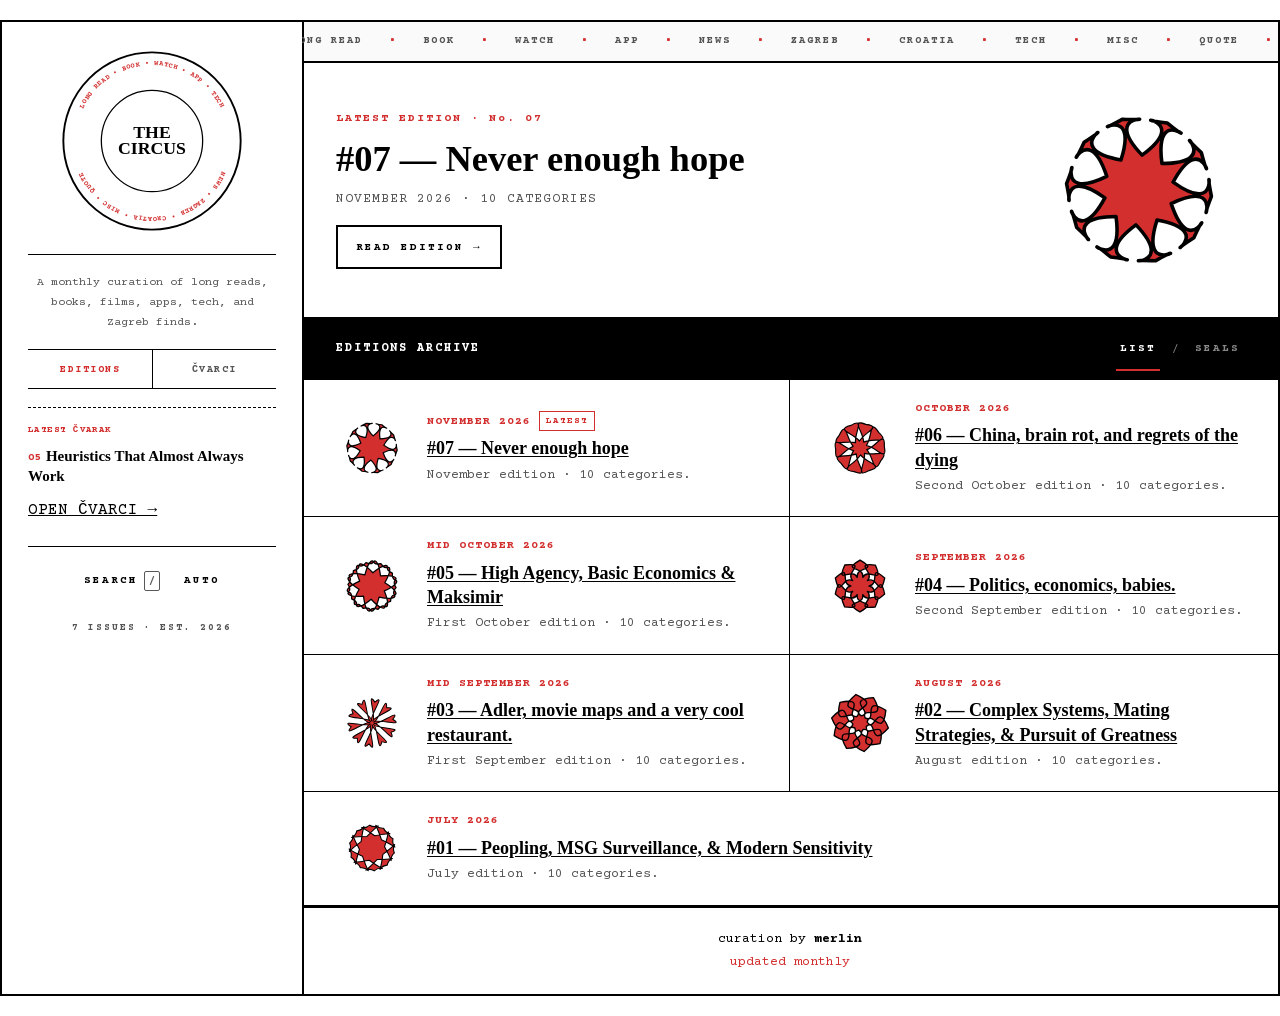
<file: index.html>
<!DOCTYPE html>
<html lang="en">
<head>
    <meta charset="UTF-8">
    <meta name="viewport" content="width=device-width, initial-scale=1.0">
    <script>
        (function () {
            var d = document.documentElement;
            d.classList.add('js');
            var mode = 'system';
            try { mode = localStorage.getItem('circus-theme') || 'system'; } catch (e) {}
            var dark = mode === 'dark' ||
                (mode === 'system' && window.matchMedia && window.matchMedia('(prefers-color-scheme: dark)').matches);
            d.setAttribute('data-theme', dark ? 'dark' : 'light');
            d.setAttribute('data-theme-mode', mode);
            window.setTimeout(function () {
                if (!d.hasAttribute('data-js-ready')) { d.classList.remove('js'); }
            }, 2000);
        })();
    </script>
    <meta name="color-scheme" content="light dark">
    <meta name="theme-color" content="#ffffff" media="(prefers-color-scheme: light)">
    <meta name="theme-color" content="#0e0e0e" media="(prefers-color-scheme: dark)">
    <title>THE CIRCUS — editions archive</title>
    <meta name="description" content="The Circus is a monthly curation of long reads, books, films, apps, tech, and Zagreb finds — intentional picks in a sea of noise.">
    <link rel="icon" type="image/svg+xml" href="assets/favicon.svg">
    <link rel="stylesheet" href="assets/styles.css?v=20261118f">
    <script src="assets/site.js?v=20261118b" defer></script>

    <meta property="og:type" content="website">
    <meta property="og:site_name" content="The Circus">
    <meta property="og:title" content="The Circus — editions archive">
    <meta property="og:description" content="A monthly curation of long reads, books, films, apps, tech, and Zagreb finds. Intentional picks in a sea of noise.">
    <meta name="twitter:card" content="summary">
    <meta name="twitter:title" content="The Circus — editions archive">
    <meta name="twitter:description" content="A monthly curation of long reads, books, films, apps, tech, and Zagreb finds. Intentional picks in a sea of noise.">
</head>
<body>

    <a class="skip-link" href="#main">Skip to content</a>

    <svg class="seal-sprite" aria-hidden="true" focusable="false" xmlns="http://www.w3.org/2000/svg">
    <symbol id="seal-november-1" viewBox="0 0 1000 1000"><g transform="translate(500 500) scale(1.22) translate(-500 -500)"><g transform="translate(500, 500) rotate(77)"><g transform="scale(1.28)"><g transform="rotate(0) scale(1)"><path d="M 245 0 C 200 155, 301.1156678574917 -75.65285566808916, 112.22466892282812 36.464005336243794 C 199.14005971375906 238.19579470931149, 252.91011298032285 -7.8405836696222195, 198.20916362186213 144.00738681165592 C 70.69668476965617 242.95468458661148, 288.07532542478674 115.7869028923531, 69.35865977051184 95.4640053362438 C 21.099717281054097 309.7560361488692, 209.2171589007383 142.31366913091384, 75.70916362186213 233.0088464923126 C -85.61036115075929 238.10893738714756, 165.00000000000003 263, 7.225416114969383e-15 118 C -164.99999999999997 263, 85.61036115075935 238.10893738714756, -75.7091636218621 233.00884649231264 C -209.2171589007383 142.3136691309139, -21.099717281054097 309.7560361488692, -69.35865977051182 95.4640053362438 C -288.07532542478674 115.78690289235311, -70.69668476965613 242.95468458661148, -198.2091636218621 144.00738681165595 C -252.91011298032282 -7.840583669622191, -199.14005971375906 238.1957947093115, -112.22466892282812 36.46400533624381 C -301.1156678574917 -75.65285566808913, -199.99999999999997 155.00000000000003, -245 3.0003846579110155e-14 C -200.00000000000003 -154.99999999999997, -301.1156678574917 75.65285566808922, -112.22466892282813 -36.46400533624378 C -199.14005971375911 -238.19579470931149, -252.91011298032282 7.840583669622248, -198.20916362186213 -144.0073868116559 C -70.69668476965619 -242.95468458661145, -288.0753254247868 -115.78690289235308, -69.35865977051185 -95.46400533624379 C -21.099717281054154 -309.75603614886927, -209.2171589007383 -142.31366913091384, -75.70916362186215 -233.0088464923126 C 85.61036115075927 -238.10893738714756, -165.00000000000006 -262.99999999999994, -2.167624834490815e-14 -118 C 164.99999999999994 -263.00000000000006, -85.61036115075936 -238.10893738714753, 75.70916362186207 -233.00884649231264 C 209.21715890073827 -142.31366913091392, 21.099717281054012 -309.75603614886927, 69.3586597705118 -95.46400533624382 C 288.0753254247867 -115.78690289235318, 70.69668476965612 -242.9546845866115, 198.2091636218621 -144.00738681165598 C 252.91011298032285 7.840583669622163, 199.140059713759 -238.19579470931154, 112.22466892282812 -36.46400533624382 C 301.11566785749176 75.65285566808909, 199.99999999999997 -155.00000000000006, 245 -6.000769315822031e-14 Z"/></g></g></g></g></symbol>
    <symbol id="seal-october-2" viewBox="0 0 1000 1000"><g transform="translate(500 500) scale(1.15946) translate(-500 -500)"><g transform="translate(500, 500) rotate(140)"><g transform="scale(1.3)"><g transform="rotate(0) scale(1)"><path d="M 245 0 C 265 -170, 170.7100622697214 -7.620671877717633, 66.57395614066074 21.631189606246316 C 133.62802294472772 106.50611007770078, 114.46601061964064 293.2959809012465, 198.20916362186213 144.00738681165592 C 314.3129963990815 18.230202813764294, 142.58666002929255 94.1756039624432, 41.14496766047312 56.63118960624632 C 45.50462070429886 164.70983423753998, -79.79010426081501 304.56286586195677, 75.70916362186213 233.0088464923126 C 243.56911127953717 199.4970877744746, 60.00000000000001 160, 4.2862637970157365e-15 70 C -59.99999999999999 160, -243.56911127953717 199.49708777447466, -75.7091636218621 233.00884649231264 C 79.79010426081507 304.56286586195677, -45.50462070429883 164.70983423753998, -41.144967660473114 56.63118960624632 C -142.58666002929255 94.1756039624432, -314.3129963990815 18.23020281376435, -198.2091636218621 144.00738681165595 C -114.4660106196406 293.2959809012465, -133.62802294472772 106.50611007770081, -66.57395614066074 21.631189606246327 C -170.7100622697214 -7.620671877717605, -265 -169.99999999999997, -245 3.0003846579110155e-14 C -265 170.00000000000003, -170.71006226972142 7.620671877717655, -66.57395614066075 -21.63118960624631 C -133.62802294472775 -106.50611007770078, -114.46601061964066 -293.2959809012464, -198.20916362186213 -144.0073868116559 C -314.3129963990815 -18.230202813764265, -142.58666002929257 -94.17560396244318, -41.14496766047313 -56.631189606246316 C -45.50462070429888 -164.70983423753995, 79.790104260815 -304.56286586195677, -75.70916362186215 -233.0088464923126 C -243.5691112795372 -199.4970877744746, -60.00000000000003 -160, -1.2858791391047208e-14 -70 C 59.99999999999997 -160, 243.56911127953714 -199.4970877744747, 75.70916362186207 -233.00884649231264 C -79.7901042608151 -304.56286586195677, 45.504620704298816 -164.70983423754, 41.14496766047311 -56.63118960624633 C 142.58666002929252 -94.17560396244325, 314.3129963990815 -18.230202813764407, 198.2091636218621 -144.00738681165598 C 114.46601061964057 -293.2959809012465, 133.6280229447277 -106.50611007770084, 66.57395614066074 -21.631189606246338 C 170.71006226972142 7.620671877717584, 265.00000000000006 169.99999999999994, 245 -6.000769315822031e-14 Z"/></g></g></g></g></symbol>
    <symbol id="seal-october" viewBox="0 0 1000 1000"><g transform="translate(500 500) scale(1.15105) translate(-500 -500)"><g transform="translate(500, 500) rotate(111.654)"><g transform="scale(1.38)"><g transform="rotate(0) scale(1)"><path d="M 230 0 C 150.2375412639114 -109.78360613668035, 343.6943903046455 -79.68565559639953, 120.30864931133694 39.09064978843085 C 231.21654944897355 266.4855435021201, 57.01553944498556 177.12421416394915, 186.07390870623792 135.1906080272688 C 186.0739087062379 -0.50939197273118, 324.8926558066152 137.55144433132742, 74.35483441499785 102.34064978843087 C 30.421845465264425 351.49701130051955, -57.98446055501441 176.80939261120494, 71.07390870623792 218.7429987478853 C 150.8363674423265 108.95939261120493, 181.99296948567877 302.24856772612634, 7.745891004607009e-15 126.50000000000001 C -181.9929694856788 302.24856772612634, -150.8363674423265 108.95939261120498, -71.07390870623789 218.74299874788534 C 57.98446055501444 176.80939261120494, -30.42184546526444 351.49701130051955, -74.35483441499784 102.34064978843087 C -324.89265580661515 137.5514443313274, -186.0739087062379 -0.5093919727311516, -186.0739087062379 135.19060802726884 C -57.015539444985535 177.12421416394915, -231.21654944897358 266.48554350212015, -120.30864931133694 39.090649788430866 C -343.6943903046455 -79.68565559639954, -150.2375412639114 -109.78360613668033, -230 2.8166876380389125e-14 C -150.23754126391137 109.78360613668036, -343.6943903046455 79.68565559639961, -120.30864931133695 -39.09064978843084 C -231.21654944897364 -266.4855435021201, -57.01553944498559 -177.12421416394918, -186.07390870623792 -135.1906080272688 C -186.0739087062379 0.50939197273118, -324.8926558066152 -137.55144433132733, -74.35483441499787 -102.34064978843085 C -30.42184546526458 -351.49701130051955, 57.98446055501438 -176.80939261120494, -71.07390870623794 -218.7429987478853 C -150.8363674423265 -108.95939261120492, -181.99296948567886 -302.2485677261263, -2.323767301382103e-14 -126.50000000000001 C 181.99296948567866 -302.2485677261264, 150.83636744232646 -108.95939261120498, 71.07390870623786 -218.74299874788534 C -57.98446055501444 -176.80939261120494, 30.42184546526446 -351.49701130051955, 74.35483441499784 -102.34064978843088 C 324.89265580661515 -137.55144433132756, 186.0739087062379 0.5093919727311231, 186.0739087062379 -135.19060802726887 C 57.015539444985535 -177.12421416394918, 231.21654944897352 -266.4855435021202, 120.30864931133694 -39.09064978843089 C 343.69439030464554 79.68565559639939, 150.2375412639114 109.78360613668035, 230 0 Z"/></g></g></g></g></symbol>
    <symbol id="seal-september-2" viewBox="0 0 1000 1000"><g transform="translate(500 500) scale(0.93387) translate(-500 -500)"><g transform="translate(500, 500) rotate(198.162)"><g transform="scale(1.83)"><g transform="rotate(0) scale(1)"><path d="M 230 0 C 128.7999999999999 -175.28354172597034, 179.92163440504103 41.24673481364343, 76.56004956175985 24.875868047183264 C 169.80388231807257 72.38597384492684, 1.1723080793754832 217.51410458581077, 186.07390870623792 135.1906080272688 C 207.23046967161088 -66.10062359526972, 121.3154374607163 139.12459269835546, 47.316712809544086 65.12586804718327 C 94.82681860728766 158.36970080349596, -126.90316568228437 176.6616725263708, 71.07390870623792 218.7429987478853 C 206.50594343327074 68.33048607126065, 16.37086676646017 183.86158484328118, 4.929203366568097e-15 80.5 C -16.37086676646013 183.86158484328118, -206.5059434332708 68.33048607126074, -71.07390870623789 218.74299874788534 C 126.90316568228437 176.66167252637075, -94.82681860728765 158.36970080349596, -47.31671280954408 65.12586804718327 C -121.31543746071628 139.12459269835549, -207.23046967161096 -66.1006235952697, -186.0739087062379 135.19060802726884 C -1.1723080793754264 217.51410458581068, -169.80388231807257 72.38597384492687, -76.56004956175985 24.875868047183275 C -179.921634405041 41.24673481364344, -128.8 -175.28354172597037, -230 2.8166876380389125e-14 C -128.7999999999999 175.28354172597037, -179.92163440504106 -41.2467348136434, -76.56004956175987 -24.875868047183257 C -169.80388231807257 -72.38597384492682, -1.1723080793754832 -217.51410458581077, -186.07390870623792 -135.1906080272688 C -207.23046967161085 66.10062359526972, -121.31543746071631 -139.12459269835546, -47.31671280954409 -65.12586804718326 C -94.82681860728769 -158.36970080349596, 126.90316568228434 -176.66167252637084, -71.07390870623794 -218.7429987478853 C -206.5059434332709 -68.33048607126076, -16.370866766460193 -183.86158484328115, -1.4787610099704288e-14 -80.5 C 16.370866766460125 -183.86158484328118, 206.50594343327077 -68.33048607126074, 71.07390870623786 -218.74299874788534 C -126.90316568228442 -176.6616725263709, 94.82681860728763 -158.36970080349596, 47.31671280954407 -65.12586804718327 C 121.31543746071625 -139.1245926983555, 207.230469671611 66.10062359526967, 186.0739087062379 -135.19060802726887 C 1.1723080793754832 -217.51410458581086, 169.80388231807257 -72.38597384492688, 76.56004956175985 -24.87586804718329 C 179.921634405041 -41.24673481364348, 128.7999999999999 175.28354172597034, 230 0 Z"/></g></g></g></g></symbol>
    <symbol id="seal-september-1" viewBox="0 0 1000 1000"><g transform="translate(500 500) scale(1.06533) translate(-500 -500)"><g transform="translate(500, 500) rotate(61.866)"><g transform="scale(1.2)"><g transform="rotate(0) scale(1)"><path d="M 250 0 C 389.33965477701145 -125.4619886922859, 51.73605808091618 49.17730348712577, 23.776412907378838 7.7254248593736845 C 70.76104394667425 -9.375582306909752, 241.23769062206676 330.3489882107068, 202.25424859373686 146.9463130731183 C 388.7271039752881 127.34722621043328, 12.949656472186781 70.19496621032847, 14.694631307311829 20.225424859373685 C 62.757716104227775 34.00729265022364, 0.9911280170243373 409.0539023817761, 77.25424859373686 237.76412907378838 C 239.6340118033191 331.51412907378835, -30.783073766282914 64.4005376803361, 1.5308084989341915e-15 25 C 30.78307376628292 64.4005376803361, -239.6340118033191 331.51412907378835, -77.25424859373683 237.7641290737884 C -0.9911280170242946 409.0539023817761, -62.757716104227754 34.00729265022367, -14.694631307311825 20.225424859373685 C -12.949656472186781 70.19496621032847, -388.72710397528806 127.34722621043323, -202.25424859373683 146.94631307311832 C -241.23769062206654 330.3489882107069, -70.76104394667426 -9.37558230690972, -23.776412907378838 7.725424859373688 C -51.736058080916195 49.17730348712576, -389.3396547770114 -125.46198869228593, -250 3.061616997868383e-14 C -389.33965477701133 125.46198869228607, -51.7360580809162 -49.177303487125755, -23.77641290737884 -7.725424859373682 C -70.76104394667426 9.375582306909742, -241.23769062206668 -330.3489882107068, -202.25424859373686 -146.94631307311826 C -388.7271039752881 -127.34722621043306, -12.949656472186811 -70.19496621032846, -14.69463130731183 -20.225424859373682 C -62.75771610422777 -34.007292650223654, -0.9911280170243231 -409.053902381776, -77.25424859373689 -237.76412907378838 C -239.63401180331923 -331.51412907378824, 30.78307376628289 -64.40053768033611, -4.592425496802574e-15 -25 C -30.783073766282907 -64.4005376803361, 239.63401180331905 -331.5141290737884, 77.2542485937368 -237.7641290737884 C 0.9911280170240815 -409.05390238177597, 62.757716104227754 -34.007292650223675, 14.694631307311823 -20.22542485937369 C 12.949656472186785 -70.19496621032847, 388.72710397528806 -127.34722621043332, 202.25424859373683 -146.94631307311835 C 241.2376906220665 -330.3489882107069, 70.76104394667426 9.375582306909713, 23.776412907378838 -7.725424859373692 C 51.73605808091619 -49.17730348712577, 389.33965477701145 125.4619886922859, 250 0 Z"/></g></g></g></g></symbol>
    <symbol id="seal-august" viewBox="0 0 1000 1000"><g transform="translate(500 500) scale(1.45250) translate(-500 -500)"><g transform="translate(500, 500) rotate(261.86400000000003)"><g transform="scale(1.2)"><g transform="rotate(0) scale(1)"><path d="M 250 0 C 113.54578945994976 218.37238476027972, 141.4484108922605 -75.02513537941229, 59.441032268447096 19.31356214843421 C 70.33550011190437 143.8378994099024, 220.21654058284918 -109.92642986878644, 202.25424859373686 146.9463130731183 C -36.49559395721087 243.4075108777157, 158.53283636643397 22.44468035545108, 36.73657826827957 50.563562148434215 C -27.643181095477217 157.70947473619827, 242.77205808802077 40.50768497065155, 77.25424859373686 237.76412907378838 C -172.59690092233222 175.469240956874, 115.06310668155504 111.34139106115921, 3.827021247335479e-15 62.5 C -115.06310668155504 111.34139106115921, 172.59690092233225 175.469240956874, -77.25424859373683 237.7641290737884 C -242.77205808802074 40.50768497065161, 27.643181095477225 157.70947473619825, -36.736578268279565 50.563562148434215 C -158.53283636643397 22.444680355451094, 36.4955939572109 243.4075108777157, -202.25424859373683 146.94631307311832 C -220.21654058284918 -109.92642986878641, -70.33550011190435 143.8378994099024, -59.441032268447096 19.31356214843422 C -141.4484108922605 -75.02513537941229, -113.54578945994973 218.37238476027972, -250 3.061616997868383e-14 C -113.54578945994979 -218.37238476027972, -141.44841089226048 75.02513537941232, -59.4410322684471 -19.313562148434205 C -70.33550011190438 -143.8378994099024, -220.21654058284912 109.92642986878647, -202.25424859373686 -146.94631307311826 C 36.49559395721087 -243.4075108777157, -158.53283636643397 -22.44468035545106, -36.73657826827958 -50.56356214843421 C 27.643181095477196 -157.70947473619825, -242.77205808802077 -40.50768497065155, -77.25424859373689 -237.76412907378838 C 172.59690092233222 -175.46924095687405, -115.06310668155506 -111.34139106115919, -1.1481063742006436e-14 -62.5 C 115.06310668155501 -111.34139106115924, -172.59690092233228 -175.46924095687396, 77.2542485937368 -237.7641290737884 C 242.77205808802074 -40.50768497065164, -27.643181095477246 -157.70947473619825, 36.73657826827956 -50.56356214843422 C 158.53283636643397 -22.44468035545112, -36.49559395721093 -243.4075108777157, 202.25424859373683 -146.94631307311835 C 220.2165405828492 109.92642986878639, 70.33550011190434 -143.83789940990243, 59.441032268447096 -19.31356214843423 C 141.4484108922605 75.02513537941226, 113.54578945994976 -218.37238476027972, 250 0 Z"/></g></g></g></g></symbol>
    <symbol id="seal-july" viewBox="0 0 1000 1000"><g transform="translate(500 500) scale(1.15785) translate(-500 -500)"><g transform="translate(500, 500) rotate(228.438)"><g transform="scale(1.2)"><g transform="rotate(0) scale(1)"><path d="M 250 0 C 183.8003474532747 -87.84990610520221, 311.1865039629731 -165.05529783470703, 130.7702709905836 42.48983672655527 C 154.7381002461896 316.4433787017853, 97.06072543780296 179.10720059261934, 202.25424859373686 146.9463130731183 C 200.33448388563568 36.963066605915245, 348.7722400061548 49.37829678199237, 80.82047219021506 111.23983672655527 C -60.81499841004985 346.96084441963615, -26.752794722187986 201.95163208350115, 77.25424859373686 237.76412907378838 C 140.34765659235194 147.65740420199927, 253.1388346994211 244.95106033455028, 8.419446744138054e-15 137.5 C -253.1388346994211 244.95106033455028, -140.3476565923519 147.65740420199933, -77.25424859373683 237.7641290737884 C 26.752794722188014 201.95163208350118, 60.81499841004987 346.96084441963615, -80.82047219021504 111.23983672655527 C -348.7722400061548 49.3782967819924, -200.33448388563565 36.96306660591527, -202.25424859373683 146.94631307311832 C -97.06072543780292 179.10720059261934, -154.73810024618956 316.4433787017853, -130.7702709905836 42.48983672655528 C -311.1865039629731 -165.055297834707, -183.8003474532747 -87.84990610520218, -250 3.061616997868383e-14 C -183.8003474532747 87.84990610520224, -311.1865039629731 165.05529783470706, -130.77027099058364 -42.489836726555254 C -154.73810024618967 -316.4433787017853, -97.06072543780294 -179.1072005926193, -202.25424859373686 -146.94631307311826 C -200.33448388563565 -36.963066605915216, -348.77224000615473 -49.378296781992326, -80.82047219021507 -111.23983672655525 C 60.81499841004981 -346.96084441963615, 26.752794722187957 -201.95163208350115, -77.25424859373689 -237.76412907378838 C -140.34765659235188 -147.6574042019992, -253.13883469942112 -244.95106033455022, -2.525834023241416e-14 -137.5 C 253.13883469942104 -244.95106033455033, 140.34765659235188 -147.65740420199933, 77.2542485937368 -237.7641290737884 C -26.752794722188014 -201.95163208350107, -60.81499841004994 -346.96084441963615, 80.82047219021503 -111.2398367265553 C 348.77224000615473 -49.37829678199247, 200.33448388563565 -36.9630666059153, 202.25424859373683 -146.94631307311835 C 97.0607254378029 -179.10720059261928, 154.73810024618953 -316.4433787017854, 130.7702709905836 -42.4898367265553 C 311.1865039629731 165.05529783470698, 183.8003474532747 87.84990610520221, 250 0 Z"/></g></g></g></g></symbol>
</svg>

    <div class="page">
        <div class="container">
            <div class="shell">
                <aside class="rail">

            <header class="masthead">
                <svg class="masthead-svg" width="220" height="220" viewBox="0 0 300 300" xmlns="http://www.w3.org/2000/svg" aria-hidden="true" focusable="false">
                    <circle class="masthead-ring masthead-ring--outer" cx="150" cy="150" r="140" stroke-width="3"/>
                    <circle class="masthead-ring masthead-ring--inner" cx="150" cy="150" r="80" stroke-width="2"/>
                    <circle class="masthead-disc" cx="150" cy="150" r="70"/>

                    <g class="spinning-ring">
                        <defs>
                            <path id="topCircle" d="M 30, 150 A 120, 120 0 0, 1 270, 150" fill="none"/>
                            <path id="bottomCircle" d="M 270, 150 A 120, 120 0 0, 1 30, 150" fill="none"/>
                        </defs>

                        <text class="masthead-arc">
                            <textPath href="#topCircle" startOffset="50%" text-anchor="middle">
                                LONG READ  •  BOOK  •  WATCH  •  APP  •  TECH
                            </textPath>
                        </text>

                        <text class="masthead-arc">
                            <textPath href="#bottomCircle" startOffset="50%" text-anchor="middle">
                                NEWS  •  ZAGREB  •  CROATIA  •  MISC •  QUOTE
                            </textPath>
                        </text>
                    </g>

                    <g class="wordmark">
                        <text class="masthead-word" x="150" y="145" text-anchor="middle">THE</text>
                        <text class="masthead-word" x="150" y="170" text-anchor="middle">CIRCUS</text>
                    </g>
                </svg>
            </header>

                <p class="rail-desc">A monthly curation of long reads, books, films, apps, tech, and Zagreb finds.</p>
                <nav class="stream-links" aria-label="The Circus streams">
                    <a href="#editions-archive" aria-current="page">EDITIONS</a>
                    <a href="cvarci.html">ČVARCI</a>
                </nav>
                <section class="cvarci-sidebar-teaser" aria-label="Latest čvarak">
                    <p class="eyebrow">LATEST ČVARAK</p>
                    <p class="cvarci-sidebar-latest"><a href="cvarci.html"><span class="cvarak-index">05</span>Heuristics That Almost Always Work</a></p>
                    <a class="cvarci-more" href="cvarci.html">OPEN ČVARCI →</a>
                </section>
                    <div class="rail-foot">
                        <button type="button" class="bar-btn" data-search-open aria-haspopup="dialog">SEARCH <kbd>/</kbd></button>
                        <button type="button" class="bar-btn" data-theme-toggle aria-label="Colour theme: auto">AUTO</button>
                    </div>
                <p class="rail-colophon">7 ISSUES · EST. 2026</p>
                </aside>

                <div class="content">

            <h1 class="visually-hidden">The Circus — editions archive</h1>

            <div class="marquee" data-marquee aria-hidden="true">
                <div class="marquee-track">
                    <span class="marquee-group">
                        LONG READ<span class="marquee-sep">•</span>BOOK<span class="marquee-sep">•</span>WATCH<span class="marquee-sep">•</span>APP<span class="marquee-sep">•</span>NEWS<span class="marquee-sep">•</span>ZAGREB<span class="marquee-sep">•</span>CROATIA<span class="marquee-sep">•</span>TECH<span class="marquee-sep">•</span>MISC<span class="marquee-sep">•</span>QUOTE<span class="marquee-sep">•</span>
                    </span>
                    <span class="marquee-group">
                        LONG READ<span class="marquee-sep">•</span>BOOK<span class="marquee-sep">•</span>WATCH<span class="marquee-sep">•</span>APP<span class="marquee-sep">•</span>NEWS<span class="marquee-sep">•</span>ZAGREB<span class="marquee-sep">•</span>CROATIA<span class="marquee-sep">•</span>TECH<span class="marquee-sep">•</span>MISC<span class="marquee-sep">•</span>QUOTE<span class="marquee-sep">•</span>
                    </span>
                </div>
            </div>
            <p class="visually-hidden">Inside every edition: long reads, books, films to watch, apps, news, Zagreb, Croatia, tech, misc, and a quote.</p>

            <section class="hero" aria-labelledby="latest-title">
                <div class="hero-body">
                    <p class="hero-eyebrow">LATEST EDITION · No. 07</p>
                    <h2 class="hero-title" id="latest-title">
                        <a href="editions/november-2026-1.html">#07 — Never enough hope</a>
                    </h2>
                    <p class="hero-meta">NOVEMBER 2026 · 10 CATEGORIES</p>
                    <a class="btn" href="editions/november-2026-1.html">READ EDITION →</a>
                </div>
                <svg class="hero-seal" viewBox="0 0 1000 1000" aria-hidden="true" focusable="false">
                    <use href="#seal-november-1"></use>
                </svg>
            </section>

            <div class="archive-bar" id="editions-archive">
                <h2>EDITIONS ARCHIVE</h2>
                <div class="archive-tools">
                    <div class="view-toggle" role="group" aria-label="Archive view">
                        <button type="button" id="btn-list" class="view-toggle-btn" aria-pressed="true" aria-controls="list-view">LIST</button>
                        <span class="view-toggle-divider" aria-hidden="true">/</span>
                        <button type="button" id="btn-seal" class="view-toggle-btn" aria-pressed="false" aria-controls="seal-view">SEALS</button>
                    </div>
                </div>
            </div>

            <main id="main">

                <!-- LIST VIEW -->
                <section id="list-view" aria-label="Edition list">
                    <ul class="edition-list">

                        <li>
                            <a class="edition reveal" href="editions/november-2026-1.html">
                                <svg class="edition-seal" viewBox="0 0 1000 1000" aria-hidden="true" focusable="false">
                                    <use href="#seal-november-1"></use>
                                </svg>
                                <span class="edition-body">
                                    <span class="edition-eyebrow">NOVEMBER 2026<span class="badge">LATEST</span></span>
                                    <span class="edition-title">#07 — Never enough hope</span>
                                    <span class="edition-meta">November edition · 10 categories.</span>
                                </span>
                            </a>
                        </li>

                        <li>
                            <a class="edition reveal" href="editions/october-2026-2.html">
                                <svg class="edition-seal" viewBox="0 0 1000 1000" aria-hidden="true" focusable="false">
                                    <use href="#seal-october-2"></use>
                                </svg>
                                <span class="edition-body">
                                    <span class="edition-eyebrow">OCTOBER 2026</span>
                                    <span class="edition-title">#06 — China, brain rot, and regrets of the dying</span>
                                    <span class="edition-meta">Second October edition · 10 categories.</span>
                                </span>
                            </a>
                        </li>

                        <li>
                            <a class="edition reveal" href="editions/october-2026-1.html">
                                <svg class="edition-seal" viewBox="0 0 1000 1000" aria-hidden="true" focusable="false">
                                    <use href="#seal-october"></use>
                                </svg>
                                <span class="edition-body">
                                    <span class="edition-eyebrow">MID OCTOBER 2026</span>
                                    <span class="edition-title">#05 — High Agency, Basic Economics &amp; Maksimir</span>
                                    <span class="edition-meta">First October edition · 10 categories.</span>
                                </span>
                            </a>
                        </li>

                        <li>
                            <a class="edition reveal" href="editions/september-2026-2.html">
                                <svg class="edition-seal" viewBox="0 0 1000 1000" aria-hidden="true" focusable="false">
                                    <use href="#seal-september-2"></use>
                                </svg>
                                <span class="edition-body">
                                    <span class="edition-eyebrow">SEPTEMBER 2026</span>
                                    <span class="edition-title">#04 — Politics, economics, babies.</span>
                                    <span class="edition-meta">Second September edition · 10 categories.</span>
                                </span>
                            </a>
                        </li>

                        <li>
                            <a class="edition reveal" href="editions/september-2026-1.html">
                                <svg class="edition-seal" viewBox="0 0 1000 1000" aria-hidden="true" focusable="false">
                                    <use href="#seal-september-1"></use>
                                </svg>
                                <span class="edition-body">
                                    <span class="edition-eyebrow">MID SEPTEMBER 2026</span>
                                    <span class="edition-title">#03 — Adler, movie maps and a very cool restaurant.</span>
                                    <span class="edition-meta">First September edition · 10 categories.</span>
                                </span>
                            </a>
                        </li>

                        <li>
                            <a class="edition reveal" href="editions/august-2026.html">
                                <svg class="edition-seal" viewBox="0 0 1000 1000" aria-hidden="true" focusable="false">
                                    <use href="#seal-august"></use>
                                </svg>
                                <span class="edition-body">
                                    <span class="edition-eyebrow">AUGUST 2026</span>
                                    <span class="edition-title">#02 — Complex Systems, Mating Strategies, &amp; Pursuit of Greatness</span>
                                    <span class="edition-meta">August edition · 10 categories.</span>
                                </span>
                            </a>
                        </li>

                        <li>
                            <a class="edition reveal" href="editions/july-2026.html">
                                <svg class="edition-seal" viewBox="0 0 1000 1000" aria-hidden="true" focusable="false">
                                    <use href="#seal-july"></use>
                                </svg>
                                <span class="edition-body">
                                    <span class="edition-eyebrow">JULY 2026</span>
                                    <span class="edition-title">#01 — Peopling, MSG Surveillance, &amp; Modern Sensitivity</span>
                                    <span class="edition-meta">July edition · 10 categories.</span>
                                </span>
                            </a>
                        </li>

                    </ul>
                </section>

                <!-- SEAL VIEW -->
                <section id="seal-view" class="seal-view" aria-label="Seal gallery" hidden>
                    <div class="seal-spine" aria-hidden="true"></div>

                    <a href="editions/november-2026-1.html" class="seal-item reveal">
                        <svg class="seal-svg" viewBox="0 0 1000 1000" aria-hidden="true" focusable="false">
                            <use href="#seal-november-1"></use>
                        </svg>
                        <span class="seal-label">
                            <span class="seal-eyebrow">NOVEMBER 2026 · No. 07</span>
                            <span class="seal-title">#07 — Never enough hope</span>
                        </span>
                    </a>

                    <a href="editions/october-2026-2.html" class="seal-item reveal">
                        <svg class="seal-svg" viewBox="0 0 1000 1000" aria-hidden="true" focusable="false">
                            <use href="#seal-october-2"></use>
                        </svg>
                        <span class="seal-label">
                            <span class="seal-eyebrow">OCTOBER 2026 · No. 06</span>
                            <span class="seal-title">#06 — China, brain rot, and regrets of the dying</span>
                        </span>
                    </a>

                    <a href="editions/october-2026-1.html" class="seal-item reveal">
                        <svg class="seal-svg" viewBox="0 0 1000 1000" aria-hidden="true" focusable="false">
                            <use href="#seal-october"></use>
                        </svg>
                        <span class="seal-label">
                            <span class="seal-eyebrow">OCTOBER 2026 · No. 05</span>
                            <span class="seal-title">#05 — High Agency, Basic Economics &amp; Maksimir</span>
                        </span>
                    </a>

                    <a href="editions/september-2026-2.html" class="seal-item reveal">
                        <svg class="seal-svg" viewBox="0 0 1000 1000" aria-hidden="true" focusable="false">
                            <use href="#seal-september-2"></use>
                        </svg>
                        <span class="seal-label">
                            <span class="seal-eyebrow">SEPTEMBER 2026 · No. 04</span>
                            <span class="seal-title">#04 — Politics, economics, babies</span>
                        </span>
                    </a>

                    <a href="editions/september-2026-1.html" class="seal-item reveal">
                        <svg class="seal-svg" viewBox="0 0 1000 1000" aria-hidden="true" focusable="false">
                            <use href="#seal-september-1"></use>
                        </svg>
                        <span class="seal-label">
                            <span class="seal-eyebrow">MID SEPTEMBER 2026 · No. 03</span>
                            <span class="seal-title">#03 — Adler, movie maps and a very cool restaurant.</span>
                        </span>
                    </a>

                    <a href="editions/august-2026.html" class="seal-item reveal">
                        <svg class="seal-svg" viewBox="0 0 1000 1000" aria-hidden="true" focusable="false">
                            <use href="#seal-august"></use>
                        </svg>
                        <span class="seal-label">
                            <span class="seal-eyebrow">AUGUST 2026 · No. 02</span>
                            <span class="seal-title">#02 — Complex Systems, Mating Strategies, &amp; Pursuit of Greatness</span>
                        </span>
                    </a>

                    <a href="editions/july-2026.html" class="seal-item reveal">
                        <svg class="seal-svg" viewBox="0 0 1000 1000" aria-hidden="true" focusable="false">
                            <use href="#seal-july"></use>
                        </svg>
                        <span class="seal-label">
                            <span class="seal-eyebrow">JULY 2026 · No. 01</span>
                            <span class="seal-title">#01 — Peopling, MSG Surveillance, &amp; Modern Sensitivity</span>
                        </span>
                    </a>
                </section>

            </main>

            <footer class="site-footer">
                <p>
                    curation by <strong>merlin</strong><br>
                    <span class="accent">updated monthly</span>
                </p>
            </footer>

                </div>
            </div>
        </div>
    </div>

</body>
</html>
</file>
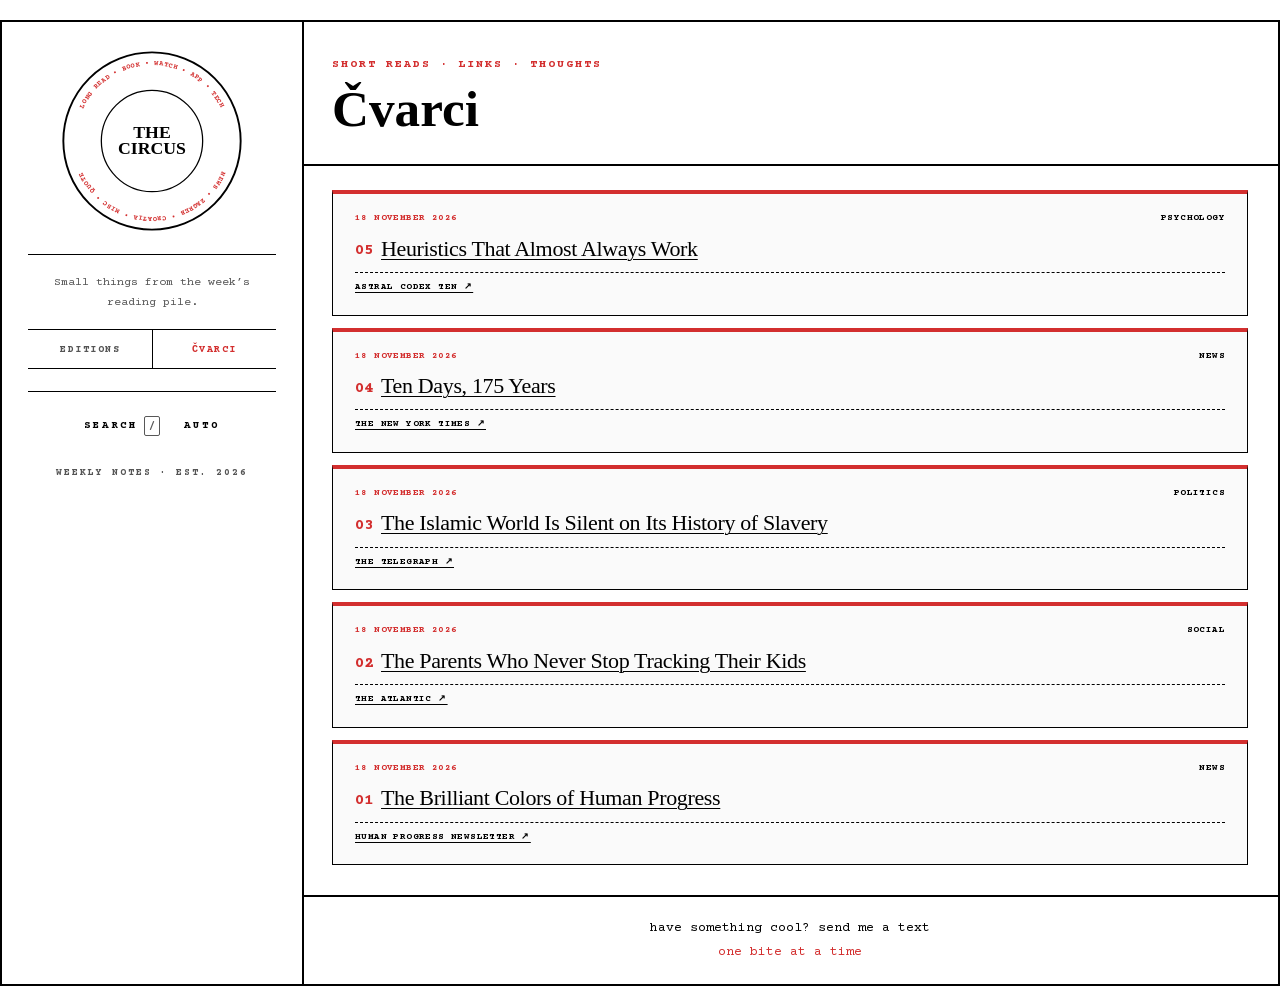
<file: cvarci.html>
<!DOCTYPE html>
<html lang="en">
<head>
    <meta charset="UTF-8">
    <meta name="viewport" content="width=device-width, initial-scale=1.0">
    <script>
        (function () {
            var d = document.documentElement;
            d.classList.add('js');
            var mode = 'system';
            try { mode = localStorage.getItem('circus-theme') || 'system'; } catch (e) {}
            var dark = mode === 'dark' ||
                (mode === 'system' && window.matchMedia && window.matchMedia('(prefers-color-scheme: dark)').matches);
            d.setAttribute('data-theme', dark ? 'dark' : 'light');
            d.setAttribute('data-theme-mode', mode);
            window.setTimeout(function () {
                if (!d.hasAttribute('data-js-ready')) { d.classList.remove('js'); }
            }, 2000);
        })();
    </script>
    <meta name="color-scheme" content="light dark">
    <meta name="theme-color" content="#ffffff" media="(prefers-color-scheme: light)">
    <meta name="theme-color" content="#0e0e0e" media="(prefers-color-scheme: dark)">
    <title>Čvarci — The Circus</title>
    <meta name="description" content="Weekly reading bites, short stories, and small things worth keeping from The Circus.">
    <link rel="icon" type="image/svg+xml" href="assets/favicon.svg">
    <link rel="stylesheet" href="assets/styles.css?v=20261118f">
    <script src="assets/site.js?v=20261118b" defer></script>
    <meta property="og:type" content="website">
    <meta property="og:site_name" content="The Circus">
    <meta property="og:title" content="Čvarci — The Circus">
    <meta property="og:description" content="Weekly reading bites, short stories, and small things worth keeping from The Circus.">
    <meta name="twitter:card" content="summary">
    <meta name="twitter:title" content="Čvarci — The Circus">
    <meta name="twitter:description" content="Weekly reading bites, short stories, and small things worth keeping from The Circus.">
</head>
<body>
    <a class="skip-link" href="#main">Skip to content</a>
    <div class="page">
        <div class="container">
            <div class="shell">
                <aside class="rail">
            <header class="masthead">
                <svg class="masthead-svg" width="220" height="220" viewBox="0 0 300 300" xmlns="http://www.w3.org/2000/svg" aria-hidden="true" focusable="false">
                    <circle class="masthead-ring masthead-ring--outer" cx="150" cy="150" r="140" stroke-width="3"/>
                    <circle class="masthead-ring masthead-ring--inner" cx="150" cy="150" r="80" stroke-width="2"/>
                    <circle class="masthead-disc" cx="150" cy="150" r="70"/>

                    <g class="spinning-ring">
                        <defs>
                            <path id="topCircle" d="M 30, 150 A 120, 120 0 0, 1 270, 150" fill="none"/>
                            <path id="bottomCircle" d="M 270, 150 A 120, 120 0 0, 1 30, 150" fill="none"/>
                        </defs>

                        <text class="masthead-arc">
                            <textPath href="#topCircle" startOffset="50%" text-anchor="middle">
                                LONG READ  •  BOOK  •  WATCH  •  APP  •  TECH
                            </textPath>
                        </text>

                        <text class="masthead-arc">
                            <textPath href="#bottomCircle" startOffset="50%" text-anchor="middle">
                                NEWS  •  ZAGREB  •  CROATIA  •  MISC •  QUOTE
                            </textPath>
                        </text>
                    </g>

                    <g class="wordmark">
                        <text class="masthead-word" x="150" y="145" text-anchor="middle">THE</text>
                        <text class="masthead-word" x="150" y="170" text-anchor="middle">CIRCUS</text>
                    </g>
                </svg>
            </header>
                    <p class="rail-desc">Small things from the week’s reading pile.</p>
                    <nav class="stream-links" aria-label="The Circus streams">
                        <a href="index.html#editions-archive">EDITIONS</a>
                        <a href="cvarci.html" aria-current="page">ČVARCI</a>
                    </nav>
                    <div class="rail-foot">
                        <button type="button" class="bar-btn" data-search-open aria-haspopup="dialog">SEARCH <kbd>/</kbd></button>
                        <button type="button" class="bar-btn" data-theme-toggle aria-label="Colour theme: auto">AUTO</button>
                    </div>
                    <p class="rail-colophon">WEEKLY NOTES · EST. 2026</p>
                </aside>
                <div class="content">
                    <main id="main">
                        <header class="cvarci-heading">
                            <p class="eyebrow">SHORT READS · LINKS · THOUGHTS</p>
                            <h1>Čvarci</h1>
                        </header>
                        <section class="cvarci-feed" aria-label="Weekly bites">
                        <article class="cvarak-card reveal">
                            <div class="cvarak-topline"><span>18 NOVEMBER 2026</span><span>PSYCHOLOGY</span></div>
                            <h3><span class="cvarak-index">05</span><a href="https://www.astralcodexten.com/p/heuristics-that-almost-always-work" rel="noopener noreferrer" target="_blank">Heuristics That Almost Always Work</a></h3>
                            <div class="cvarak-source"><a href="https://www.astralcodexten.com/p/heuristics-that-almost-always-work" rel="noopener noreferrer" target="_blank">ASTRAL CODEX TEN ↗</a></div>
                        </article>
                        <article class="cvarak-card reveal">
                            <div class="cvarak-topline"><span>18 NOVEMBER 2026</span><span>NEWS</span></div>
                            <h3><span class="cvarak-index">04</span><a href="https://www.nytimes.com/interactive/2026/11/16/magazine/ten-days-175-years.html?unlocked_article_code=1.RVE.GHGy.VKahM8FCPg9s&amp;smid=url-share" rel="noopener noreferrer" target="_blank">Ten Days, 175 Years</a></h3>
                            <div class="cvarak-source"><a href="https://www.nytimes.com/interactive/2026/11/16/magazine/ten-days-175-years.html?unlocked_article_code=1.RVE.GHGy.VKahM8FCPg9s&amp;smid=url-share" rel="noopener noreferrer" target="_blank">THE NEW YORK TIMES ↗</a></div>
                        </article>
                        <article class="cvarak-card reveal">
                            <div class="cvarak-topline"><span>18 NOVEMBER 2026</span><span>POLITICS</span></div>
                            <h3><span class="cvarak-index">03</span><a href="https://www.telegraph.co.uk/news/2025/11/15/the-islamic-world-silent-on-its-history-of-slavery/?WT.mc_id=tmgoff_tw_post_on-its-history-of-slavery/" rel="noopener noreferrer" target="_blank">The Islamic World Is Silent on Its History of Slavery</a></h3>
                            <div class="cvarak-source"><a href="https://www.telegraph.co.uk/news/2025/11/15/the-islamic-world-silent-on-its-history-of-slavery/?WT.mc_id=tmgoff_tw_post_on-its-history-of-slavery/" rel="noopener noreferrer" target="_blank">THE TELEGRAPH ↗</a></div>
                        </article>
                        <article class="cvarak-card reveal">
                            <div class="cvarak-topline"><span>18 NOVEMBER 2026</span><span>SOCIAL</span></div>
                            <h3><span class="cvarak-index">02</span><a href="https://unwall.app/www.theatlantic.com/magazine/2026/12/location-tracking-apps-parental-surveillance/689031/" rel="noopener noreferrer" target="_blank">The Parents Who Never Stop Tracking Their Kids</a></h3>
                            <div class="cvarak-source"><a href="https://unwall.app/www.theatlantic.com/magazine/2026/12/location-tracking-apps-parental-surveillance/689031/" rel="noopener noreferrer" target="_blank">THE ATLANTIC ↗</a></div>
                        </article>
                        <article class="cvarak-card reveal">
                            <div class="cvarak-topline"><span>18 NOVEMBER 2026</span><span>NEWS</span></div>
                            <h3><span class="cvarak-index">01</span><a href="https://newsletter.humanprogress.org/p/the-brilliant-colors-of-human-progress?redirect=app-store-no-desktop&amp;inbox=true" rel="noopener noreferrer" target="_blank">The Brilliant Colors of Human Progress</a></h3>
                            <div class="cvarak-source"><a href="https://newsletter.humanprogress.org/p/the-brilliant-colors-of-human-progress?redirect=app-store-no-desktop&amp;inbox=true" rel="noopener noreferrer" target="_blank">HUMAN PROGRESS NEWSLETTER ↗</a></div>
                        </article>
                        </section>
                    </main>
                    <footer class="site-footer">
                        <p>have something cool? send me a text<br><span class="accent">one bite at a time</span></p>
                    </footer>
                </div>
            </div>
        </div>
    </div>
</body>
</html>
</file>
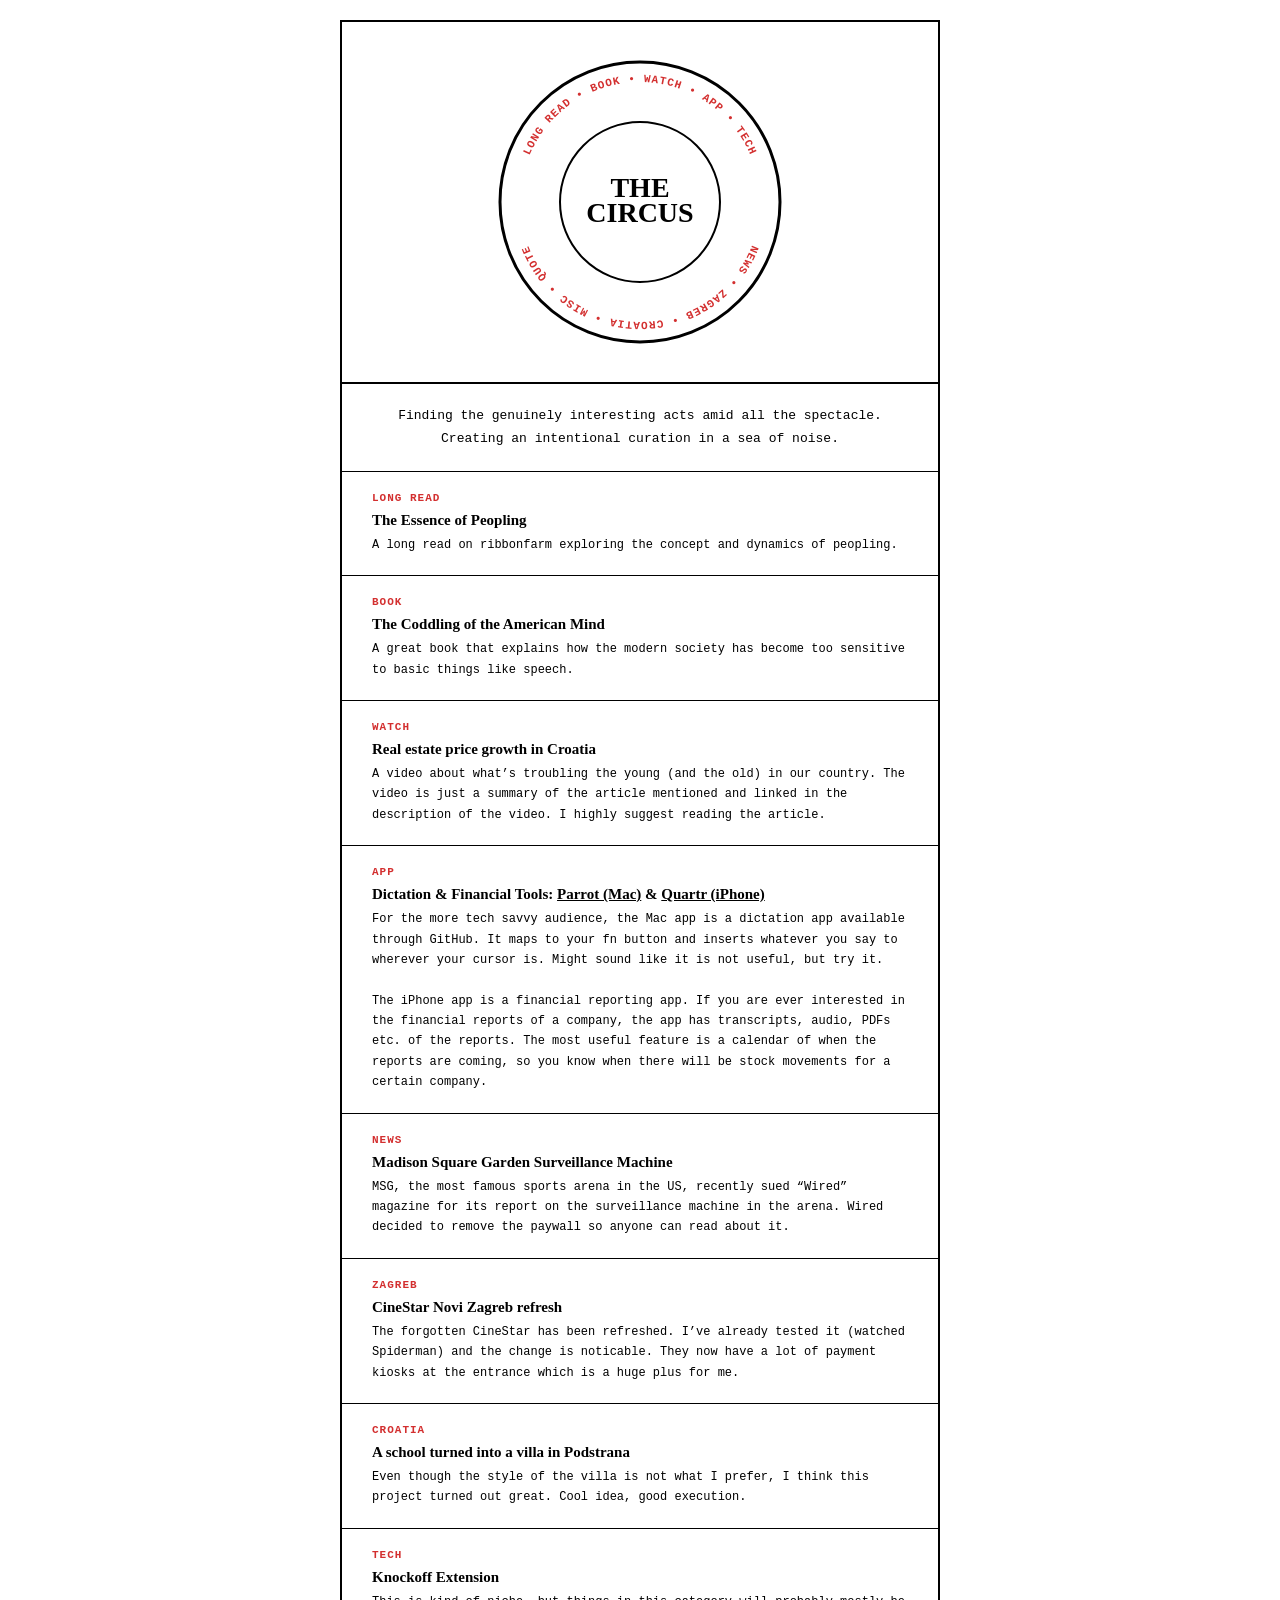
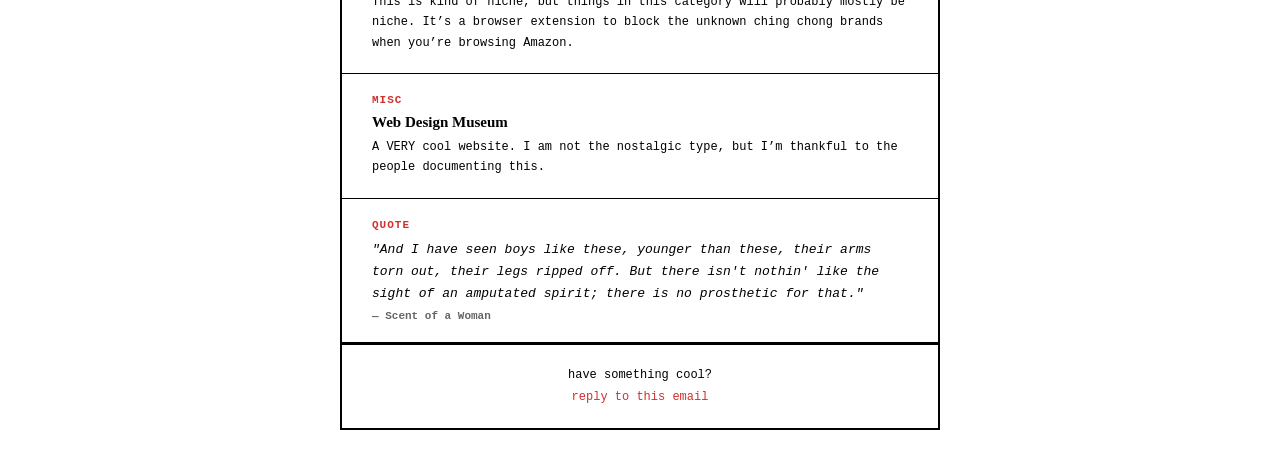
<file: july-edition.html>
<!DOCTYPE html>
<html lang="en">
<head>
    <meta charset="UTF-8">
    <meta name="viewport" content="width=device-width, initial-scale=1.0">
    <title>Newsletter</title>
</head>
<body style="margin: 0; padding: 0; font-family: 'Courier New', Courier, monospace; background-color: #fff;">

    <table width="100%" border="0" cellpadding="0" cellspacing="0" style="background-color: #fff;">
        <tr>
            <td align="center" style="padding: 20px 0;">

                <table width="600" border="0" cellpadding="0" cellspacing="0" style="background-color: #fff; border: 2px solid #000;">

                    <!-- Header with circular ring and curved text -->
                    <tr>
                        <td style="padding: 30px 0; border-bottom: 2px solid #000; text-align: center;">
                            <style>
                                @keyframes spin {
                                    from {
                                        transform: rotate(0deg);
                                    }
                                    to {
                                        transform: rotate(360deg);
                                    }
                                }
                                .spinning-ring {
                                    animation: spin 8s linear infinite;
                                    transform-origin: center;
                                    display: inline-block;
                                }
                            </style>
                            <svg width="300" height="300" viewBox="0 0 300 300" xmlns="http://www.w3.org/2000/svg" style="margin: 0 auto; display: block;">

                                <!-- Static outer and inner circles -->
                                <circle cx="150" cy="150" r="140" fill="none" stroke="#000" stroke-width="3"/>
                                <circle cx="150" cy="150" r="80" fill="none" stroke="#000" stroke-width="2"/>
                                <circle cx="150" cy="150" r="70" fill="#fff" stroke="none"/>

                                <!-- Spinning group with categories -->
                                <g class="spinning-ring">
                                    <!-- Top half - curved text (normal orientation) -->
                                    <defs>
                                        <path id="topCircle" d="M 30, 150 A 120, 120 0 0, 1 270, 150" fill="none"/>
                                        <path id="bottomCircle" d="M 270, 150 A 120, 120 0 0, 1 30, 150" fill="none"/>
                                    </defs>

                                    <!-- Top arc text -->
                                    <text font-family="'Courier New', Courier, monospace" font-size="11" font-weight="bold" fill="#d32f2f" letter-spacing="1">
                                        <textPath href="#topCircle" startOffset="50%" text-anchor="middle">
                                            LONG READ  •  BOOK  •  WATCH  •  APP  •  TECH
                                        </textPath>
                                    </text>

                                    <!-- Bottom arc text (rotated 180 for upside down reading) -->
                                    <text font-family="'Courier New', Courier, monospace" font-size="11" font-weight="bold" fill="#d32f2f" letter-spacing="1">
                                        <textPath href="#bottomCircle" startOffset="50%" text-anchor="middle">
                                            NEWS  •  ZAGREB  •  CROATIA  •  MISC •  QUOTE
                                        </textPath>
                                    </text>
                                </g>

                                <!-- Center text (static, doesn't spin) -->
                                <text x="150" y="145" font-family="Georgia, serif" font-size="28" font-weight="bold" text-anchor="middle" fill="#000">THE</text>
                                <text x="150" y="170" font-family="Georgia, serif" font-size="28" font-weight="bold" text-anchor="middle" fill="#000">CIRCUS</text>

                            </svg>
                        </td>
                    </tr>

                    <!-- Intro -->
                    <tr>
                        <td style="padding: 20px 30px; border-bottom: 1px solid #000;">
                            <p style="margin: 0; color: #000; font-size: 13px; line-height: 1.8; text-align: center;">Finding the genuinely interesting acts amid all the spectacle. Creating an intentional curation in a sea of noise.</p>
                        </td>
                    </tr>

                    <!-- Long Read -->
                    <tr>
                        <td style="padding: 20px 30px; border-bottom: 1px solid #000;">
                            <p style="margin: 0 0 5px 0; color: #d32f2f; font-size: 11px; font-weight: bold; letter-spacing: 1px;">LONG READ</p>
                            <h3 style="margin: 8px 0 6px 0; color: #000; font-size: 15px; font-weight: bold; font-family: Georgia, serif;">
                                <a href="https://ribbonfarm.com/2015/04/08/the-essence-of-peopling/" style="color: #000; text-decoration: none;">The Essence of Peopling</a>
                            </h3>
                            <p style="margin: 0; color: #000; font-size: 12px; line-height: 1.7;">A long read on ribbonfarm exploring the concept and dynamics of peopling.</p>
                        </td>
                    </tr>

                    <!-- Book -->
                    <tr>
                        <td style="padding: 20px 30px; border-bottom: 1px solid #000;">
                            <p style="margin: 0 0 5px 0; color: #d32f2f; font-size: 11px; font-weight: bold; letter-spacing: 1px;">BOOK</p>
                            <h3 style="margin: 8px 0 6px 0; color: #000; font-size: 15px; font-weight: bold; font-family: Georgia, serif;">
                                The Coddling of the American Mind
                            </h3>
                            <p style="margin: 0; color: #000; font-size: 12px; line-height: 1.7;">A great book that explains how the modern society has become too sensitive to basic things like speech.</p>
                        </td>
                    </tr>

                    <!-- Watch -->
                    <tr>
                        <td style="padding: 20px 30px; border-bottom: 1px solid #000;">
                            <p style="margin: 0 0 5px 0; color: #d32f2f; font-size: 11px; font-weight: bold; letter-spacing: 1px;">WATCH</p>
                            <h3 style="margin: 8px 0 6px 0; color: #000; font-size: 15px; font-weight: bold; font-family: Georgia, serif;">
                                <a href="https://www.youtube.com/watch?v=5oqdmZ9pFJg" style="color: #000; text-decoration: none;">Real estate price growth in Croatia</a>
                            </h3>
                            <p style="margin: 0; color: #000; font-size: 12px; line-height: 1.7;">A video about what’s troubling the young (and the old) in our country. The video is just a summary of the article mentioned and linked in the description of the video. I highly suggest reading the article.</p>
                        </td>
                    </tr>

                    <!-- App -->
                    <tr>
                        <td style="padding: 20px 30px; border-bottom: 1px solid #000;">
                            <p style="margin: 0 0 5px 0; color: #d32f2f; font-size: 11px; font-weight: bold; letter-spacing: 1px;">APP</p>
                            <h3 style="margin: 8px 0 6px 0; color: #000; font-size: 15px; font-weight: bold; font-family: Georgia, serif;">
                                Dictation & Financial Tools: <a href="https://github.com/digimata/parrot/releases" style="color: #000; text-decoration: underline;">Parrot (Mac)</a> & <a href="https://apps.apple.com/hr/app/quartr-financial-research/id1552412128" style="color: #000; text-decoration: underline;">Quartr (iPhone)</a>
                            </h3>
                            <p style="margin: 0; color: #000; font-size: 12px; line-height: 1.7;">For the more tech savvy audience, the Mac app is a dictation app available through GitHub. It maps to your fn button and inserts whatever you say to wherever your cursor is. Might sound like it is not useful, but try it.<br><br>The iPhone app is a financial reporting app. If you are ever interested in the financial reports of a company, the app has transcripts, audio, PDFs etc. of the reports. The most useful feature is a calendar of when the reports are coming, so you know when there will be stock movements for a certain company.</p>
                        </td>
                    </tr>

                    <!-- News -->
                    <tr>
                        <td style="padding: 20px 30px; border-bottom: 1px solid #000;">
                            <p style="margin: 0 0 5px 0; color: #d32f2f; font-size: 11px; font-weight: bold; letter-spacing: 1px;">NEWS</p>
                            <h3 style="margin: 8px 0 6px 0; color: #000; font-size: 15px; font-weight: bold; font-family: Georgia, serif;">
                                <a href="https://www.wired.com/story/madison-square-garden-jim-dolan-surveillance-machine/" style="color: #000; text-decoration: none;">Madison Square Garden Surveillance Machine</a>
                            </h3>
                            <p style="margin: 0; color: #000; font-size: 12px; line-height: 1.7;">MSG, the most famous sports arena in the US, recently sued “Wired” magazine for its report on the surveillance machine in the arena. Wired decided to remove the paywall so anyone can read about it.</p>
                        </td>
                    </tr>

                    <!-- Zagreb -->
                    <tr>
                        <td style="padding: 20px 30px; border-bottom: 1px solid #000;">
                            <p style="margin: 0 0 5px 0; color: #d32f2f; font-size: 11px; font-weight: bold; letter-spacing: 1px;">ZAGREB</p>
                            <h3 style="margin: 8px 0 6px 0; color: #000; font-size: 15px; font-weight: bold; font-family: Georgia, serif;">
                                <a href="https://www.journal.hr/kultura/film-kazaliste-tv/cinestar-novi-zagreb-obnovljen/" style="color: #000; text-decoration: none;">CineStar Novi Zagreb refresh</a>
                            </h3>
                            <p style="margin: 0; color: #000; font-size: 12px; line-height: 1.7;">The forgotten CineStar has been refreshed. I’ve already tested it (watched Spiderman) and the change is noticable. They now have a lot of payment kiosks at the entrance which is a huge plus for me.</p>
                        </td>
                    </tr>

                    <!-- Croatia -->
                    <tr>
                        <td style="padding: 20px 30px; border-bottom: 1px solid #000;">
                            <p style="margin: 0 0 5px 0; color: #d32f2f; font-size: 11px; font-weight: bold; letter-spacing: 1px;">CROATIA</p>
                            <h3 style="margin: 8px 0 6px 0; color: #000; font-size: 15px; font-weight: bold; font-family: Georgia, serif;">
                                <a href="https://www.journal.hr/lifestyle/interijeri/villa-petra-stara-skola-podstrana/" style="color: #000; text-decoration: none;">A school turned into a villa in Podstrana</a>
                            </h3>
                            <p style="margin: 0; color: #000; font-size: 12px; line-height: 1.7;">Even though the style of the villa is not what I prefer, I think this project turned out great. Cool idea, good execution.</p>
                        </td>
                    </tr>

                    <!-- Tech -->
                    <tr>
                        <td style="padding: 20px 30px; border-bottom: 1px solid #000;">
                            <p style="margin: 0 0 5px 0; color: #d32f2f; font-size: 11px; font-weight: bold; letter-spacing: 1px;">TECH</p>
                            <h3 style="margin: 8px 0 6px 0; color: #000; font-size: 15px; font-weight: bold; font-family: Georgia, serif;">
                                <a href="https://knockoff.co/?ueid=700e7a19033b3e05077d537e4201fb84&utm_source=Sailthru&utm_medium=email&utm_campaign=2026-07-11%20Installer%20135&utm_term=Installer" style="color: #000; text-decoration: none;">Knockoff Extension</a>
                            </h3>
                            <p style="margin: 0; color: #000; font-size: 12px; line-height: 1.7;">This is kind of niche, but things in this category will probably mostly be niche. It’s a browser extension to block the unknown ching chong brands when you’re browsing Amazon.</p>
                        </td>
                    </tr>

                    <!-- Misc -->
                    <tr>
                        <td style="padding: 20px 30px; border-bottom: 1px solid #000;">
                            <p style="margin: 0 0 5px 0; color: #d32f2f; font-size: 11px; font-weight: bold; letter-spacing: 1px;">MISC</p>
                            <h3 style="margin: 8px 0 6px 0; color: #000; font-size: 15px; font-weight: bold; font-family: Georgia, serif;">
                                <a href="https://www.webdesignmuseum.org" style="color: #000; text-decoration: none;">Web Design Museum</a>
                            </h3>
                            <p style="margin: 0; color: #000; font-size: 12px; line-height: 1.7;">A VERY cool website. I am not the nostalgic type, but I’m thankful to the people documenting this.</p>
                        </td>
                    </tr>

                    <!-- Quote -->
                    <tr>
                        <td style="padding: 20px 30px; border-bottom: 1px solid #000;">
                            <p style="margin: 0 0 5px 0; color: #d32f2f; font-size: 11px; font-weight: bold; letter-spacing: 1px;">QUOTE</p>
                            <p style="margin: 8px 0 0 0; color: #000; font-size: 13px; line-height: 1.7; font-style: italic;">
                                "And I have seen boys like these, younger than these, their arms torn out, their legs ripped off. But there isn't nothin' like the sight of an amputated spirit; there is no prosthetic for that."
                            </p>
                            <p style="margin: 5px 0 0 0; color: #666; font-size: 11px; font-weight: bold;">— Scent of a Woman</p>
                        </td>
                    </tr>

                    <!-- Footer -->
                    <tr>
                        <td style="padding: 20px 30px; border-top: 2px solid #000; text-align: center;">
                            <p style="margin: 0; color: #000; font-size: 12px; line-height: 1.8;">have something cool?<br><span style="color: #d32f2f;">reply to this email</span></p>
                        </td>
                    </tr>

                </table>

            </td>
        </tr>
    </table>

</body>
</html>
</file>
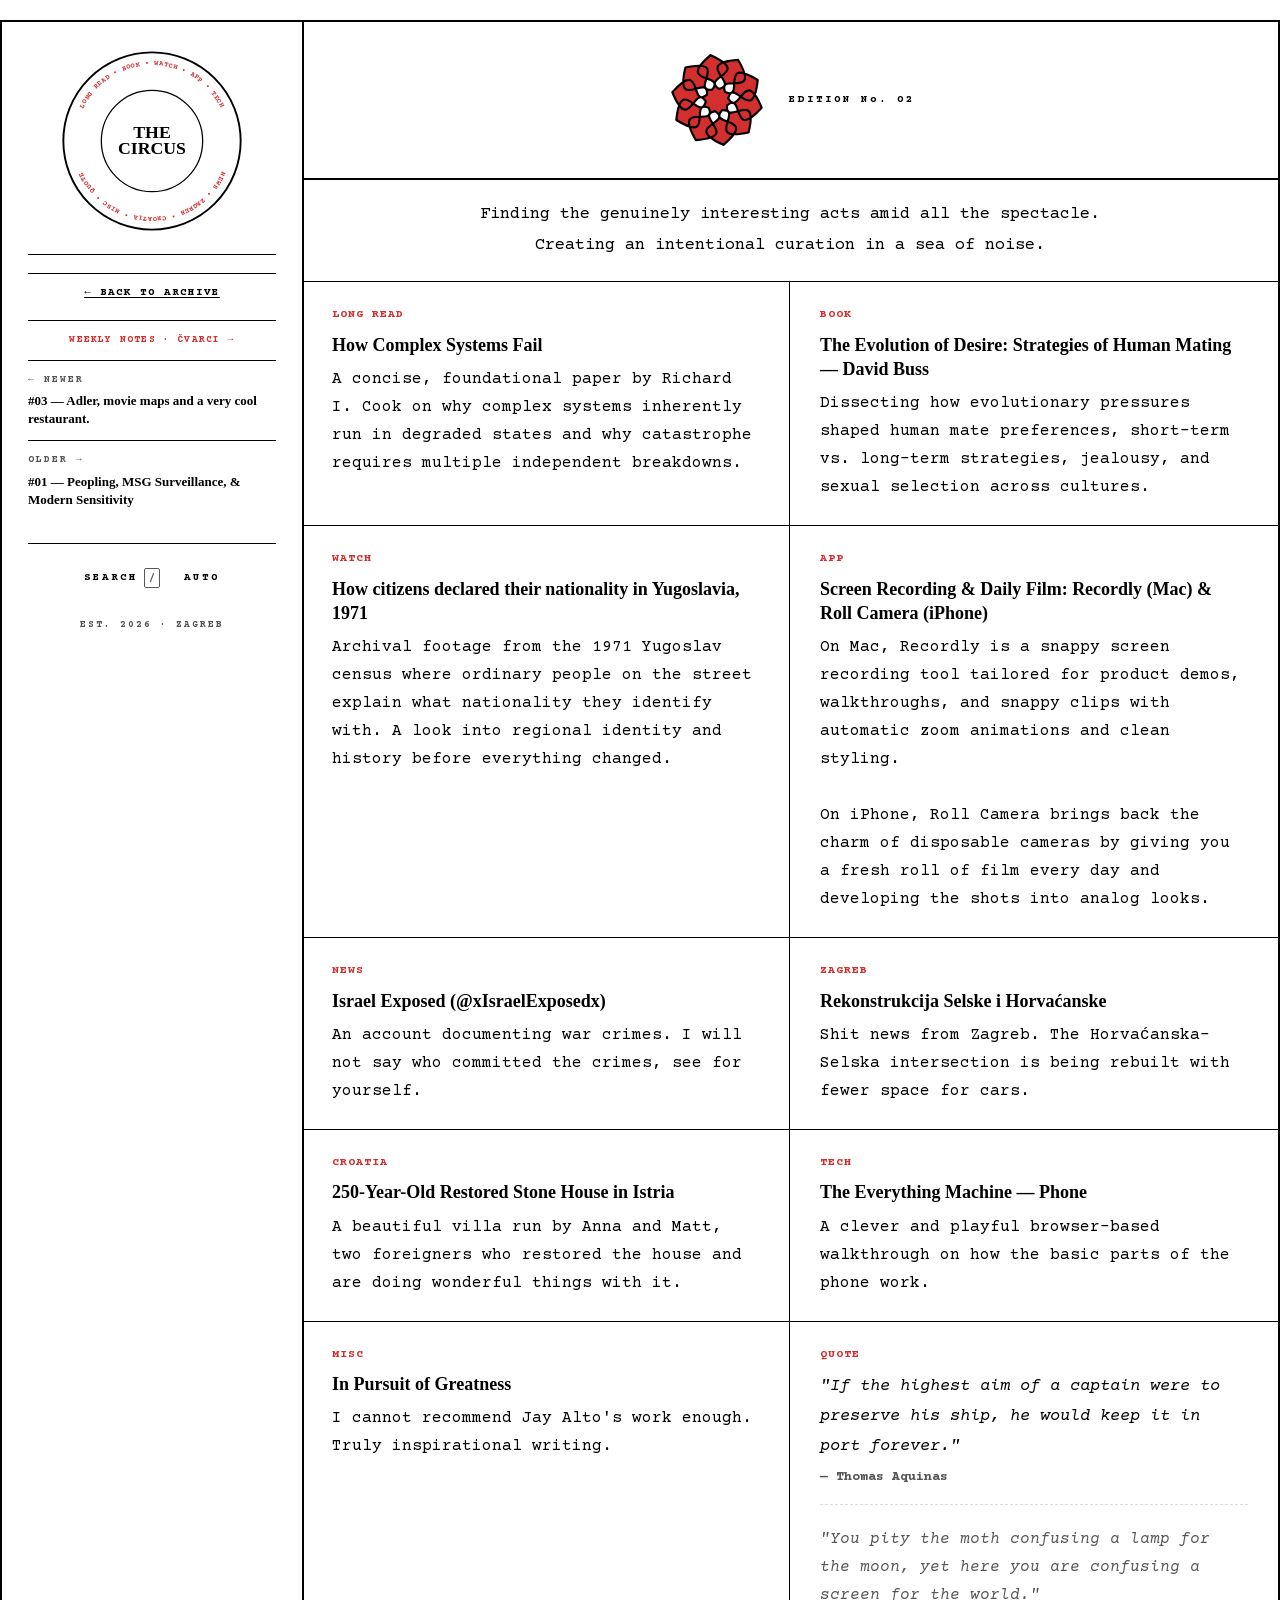
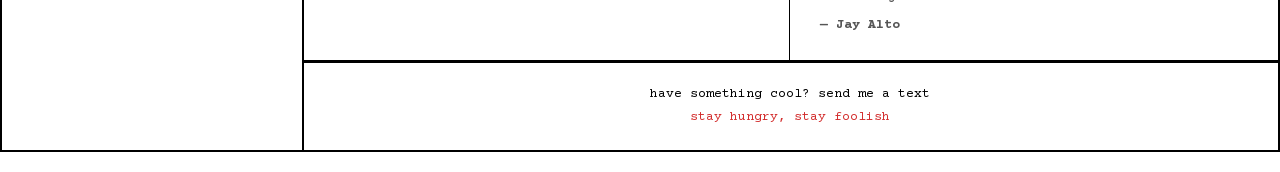
<file: editions/august-2026.html>
<!DOCTYPE html>
<html lang="en">
<head>
    <meta charset="UTF-8">
    <meta name="viewport" content="width=device-width, initial-scale=1.0">
    <script>
        (function () {
            var d = document.documentElement;
            d.classList.add('js');
            var mode = 'system';
            try { mode = localStorage.getItem('circus-theme') || 'system'; } catch (e) {}
            var dark = mode === 'dark' ||
                (mode === 'system' && window.matchMedia && window.matchMedia('(prefers-color-scheme: dark)').matches);
            d.setAttribute('data-theme', dark ? 'dark' : 'light');
            d.setAttribute('data-theme-mode', mode);
            window.setTimeout(function () {
                if (!d.hasAttribute('data-js-ready')) { d.classList.remove('js'); }
            }, 2000);
        })();
    </script>
    <meta name="color-scheme" content="light dark">
    <meta name="theme-color" content="#ffffff" media="(prefers-color-scheme: light)">
    <meta name="theme-color" content="#0e0e0e" media="(prefers-color-scheme: dark)">
    <title>#02 — Complex Systems, Mating Strategies, &amp; Pursuit of Greatness — The Circus</title>
    <meta name="description" content="August 2026 edition of The Circus: #02 — Complex Systems, Mating Strategies, &amp; Pursuit of Greatness. Long reads, books, films, apps, tech, and…">
    <link rel="icon" type="image/svg+xml" href="../assets/favicon.svg">
    <link rel="stylesheet" href="../assets/styles.css?v=20261118e">
    <script src="../assets/site.js?v=20261118b" defer></script>

    <meta property="og:type" content="article">
    <meta property="og:site_name" content="The Circus">
    <meta property="og:title" content="#02 — Complex Systems, Mating Strategies, &amp; Pursuit of Greatness">
    <meta property="og:description" content="August 2026 edition of The Circus: #02 — Complex Systems, Mating Strategies, &amp; Pursuit of Greatness. Long reads, books, films, apps, tech, and…">
    <meta name="twitter:card" content="summary">
    <meta name="twitter:title" content="#02 — Complex Systems, Mating Strategies, &amp; Pursuit of Greatness">
    <meta name="twitter:description" content="August 2026 edition of The Circus: #02 — Complex Systems, Mating Strategies, &amp; Pursuit of Greatness. Long reads, books, films, apps, tech, and…">
</head>
<body>

    <a class="skip-link" href="#main">Skip to content</a>

    <svg class="seal-sprite" aria-hidden="true" focusable="false" xmlns="http://www.w3.org/2000/svg">
    <symbol id="seal-august" viewBox="0 0 1000 1000"><g transform="translate(500 500) scale(1.45250) translate(-500 -500)"><g transform="translate(500, 500) rotate(261.86400000000003)"><g transform="scale(1.2)"><g transform="rotate(0) scale(1)"><path d="M 250 0 C 113.54578945994976 218.37238476027972, 141.4484108922605 -75.02513537941229, 59.441032268447096 19.31356214843421 C 70.33550011190437 143.8378994099024, 220.21654058284918 -109.92642986878644, 202.25424859373686 146.9463130731183 C -36.49559395721087 243.4075108777157, 158.53283636643397 22.44468035545108, 36.73657826827957 50.563562148434215 C -27.643181095477217 157.70947473619827, 242.77205808802077 40.50768497065155, 77.25424859373686 237.76412907378838 C -172.59690092233222 175.469240956874, 115.06310668155504 111.34139106115921, 3.827021247335479e-15 62.5 C -115.06310668155504 111.34139106115921, 172.59690092233225 175.469240956874, -77.25424859373683 237.7641290737884 C -242.77205808802074 40.50768497065161, 27.643181095477225 157.70947473619825, -36.736578268279565 50.563562148434215 C -158.53283636643397 22.444680355451094, 36.4955939572109 243.4075108777157, -202.25424859373683 146.94631307311832 C -220.21654058284918 -109.92642986878641, -70.33550011190435 143.8378994099024, -59.441032268447096 19.31356214843422 C -141.4484108922605 -75.02513537941229, -113.54578945994973 218.37238476027972, -250 3.061616997868383e-14 C -113.54578945994979 -218.37238476027972, -141.44841089226048 75.02513537941232, -59.4410322684471 -19.313562148434205 C -70.33550011190438 -143.8378994099024, -220.21654058284912 109.92642986878647, -202.25424859373686 -146.94631307311826 C 36.49559395721087 -243.4075108777157, -158.53283636643397 -22.44468035545106, -36.73657826827958 -50.56356214843421 C 27.643181095477196 -157.70947473619825, -242.77205808802077 -40.50768497065155, -77.25424859373689 -237.76412907378838 C 172.59690092233222 -175.46924095687405, -115.06310668155506 -111.34139106115919, -1.1481063742006436e-14 -62.5 C 115.06310668155501 -111.34139106115924, -172.59690092233228 -175.46924095687396, 77.2542485937368 -237.7641290737884 C 242.77205808802074 -40.50768497065164, -27.643181095477246 -157.70947473619825, 36.73657826827956 -50.56356214843422 C 158.53283636643397 -22.44468035545112, -36.49559395721093 -243.4075108777157, 202.25424859373683 -146.94631307311835 C 220.2165405828492 109.92642986878639, 70.33550011190434 -143.83789940990243, 59.441032268447096 -19.31356214843423 C 141.4484108922605 75.02513537941226, 113.54578945994976 -218.37238476027972, 250 0 Z"/></g></g></g></g></symbol>
</svg>

    <div class="page">
        <div class="container">
            <div class="shell">
                <aside class="rail">

            <header class="masthead">
                <svg class="masthead-svg" width="300" height="300" viewBox="0 0 300 300" xmlns="http://www.w3.org/2000/svg" aria-hidden="true" focusable="false">
                    <circle class="masthead-ring" cx="150" cy="150" r="140" stroke-width="3"/>
                    <circle class="masthead-ring masthead-ring--inner" cx="150" cy="150" r="80" stroke-width="2"/>
                    <circle class="masthead-disc" cx="150" cy="150" r="70"/>

                    <g class="spinning-ring">
                        <defs>
                            <path id="topCircle" d="M 30, 150 A 120, 120 0 0, 1 270, 150" fill="none"/>
                            <path id="bottomCircle" d="M 270, 150 A 120, 120 0 0, 1 30, 150" fill="none"/>
                        </defs>

                        <text class="masthead-arc">
                            <textPath href="#topCircle" startOffset="50%" text-anchor="middle">
                                LONG READ  •  BOOK  •  WATCH  •  APP  •  TECH
                            </textPath>
                        </text>

                        <text class="masthead-arc">
                            <textPath href="#bottomCircle" startOffset="50%" text-anchor="middle">
                                NEWS  •  ZAGREB  •  CROATIA  •  MISC •  QUOTE
                            </textPath>
                        </text>
                    </g>

                    <g class="wordmark">
                        <text class="masthead-word" x="150" y="145" text-anchor="middle">THE</text>
                        <text class="masthead-word" x="150" y="170" text-anchor="middle">CIRCUS</text>
                    </g>
                </svg>
            </header>

                <a class="rail-back" href="../index.html">← BACK TO ARCHIVE</a>
                <a class="rail-stream-link" href="../cvarci.html">WEEKLY NOTES · ČVARCI →</a>
                <nav class="edition-nav" data-edition-nav aria-label="Other editions"></nav>
                    <div class="rail-foot">
                        <button type="button" class="bar-btn" data-search-open aria-haspopup="dialog">SEARCH <kbd>/</kbd></button>
                        <button type="button" class="bar-btn" data-theme-toggle aria-label="Colour theme: auto">AUTO</button>
                    </div>
                <p class="rail-colophon">EST. 2026 · ZAGREB</p>
                </aside>

                <div class="content">

            <h1 class="visually-hidden">The Circus — #02 — Complex Systems, Mating Strategies, &amp; Pursuit of Greatness</h1>

            <main id="main">

                <div class="edition-mark">
                    <svg class="seal-svg" viewBox="0 0 1000 1000" aria-hidden="true" focusable="false">
                    <use href="#seal-august"></use>
                    </svg>
                    <p class="edition-number">EDITION No. 02</p>
                </div>

                <div class="lede">
                    <p>Finding the genuinely interesting acts amid all the spectacle. Creating an intentional curation in a sea of noise.</p>
                </div>

            <div class="sections">
        <section class="section reveal">
            <p class="eyebrow">LONG READ</p>
            <h2 class="section-title"><a href="https://how.complexsystems.fail/" rel="noopener noreferrer" target="_blank">How Complex Systems Fail</a></h2>
            <p class="copy">A concise, foundational paper by Richard I. Cook on why complex systems inherently run in degraded states and why catastrophe requires multiple independent breakdowns.</p>
        </section>
        <section class="section reveal">
            <p class="eyebrow">BOOK</p>
            <h2 class="section-title"><a href="https://www.goodreads.com/book/show/27491.The_Evolution_Of_Desire" rel="noopener noreferrer" target="_blank">The Evolution of Desire: Strategies of Human Mating — David Buss</a></h2>
            <p class="copy">Dissecting how evolutionary pressures shaped human mate preferences, short-term vs. long-term strategies, jealousy, and sexual selection across cultures.</p>
        </section>
        <section class="section reveal">
            <p class="eyebrow">WATCH</p>
            <h2 class="section-title"><a href="https://www.youtube.com/watch?v=VNcKj-SyLec" rel="noopener noreferrer" target="_blank">How citizens declared their nationality in Yugoslavia, 1971</a></h2>
            <p class="copy">Archival footage from the 1971 Yugoslav census where ordinary people on the street explain what nationality they identify with. A look into regional identity and history before everything changed.</p>
        </section>
        <section class="section reveal">
            <p class="eyebrow">APP</p>
            <h2 class="section-title">Screen Recording &amp; Daily Film: <a href="https://recordly.dev/" rel="noopener noreferrer" target="_blank">Recordly (Mac)</a> &amp; <a href="https://apps.apple.com/hr/app/roll-camera-fresh-film-daily/id6757470454" rel="noopener noreferrer" target="_blank">Roll Camera (iPhone)</a></h2>
            <p class="copy">On Mac, Recordly is a snappy screen recording tool tailored for product demos, walkthroughs, and snappy clips with automatic zoom animations and clean styling.<br/><br/>On iPhone, Roll Camera brings back the charm of disposable cameras by giving you a fresh roll of film every day and developing the shots into analog looks.</p>
        </section>
        <section class="section reveal">
            <p class="eyebrow">NEWS</p>
            <h2 class="section-title"><a href="https://x.com/xIsraelExposedx" rel="noopener noreferrer" target="_blank">Israel Exposed (@xIsraelExposedx)</a></h2>
            <p class="copy">An account documenting war crimes. I will not say who committed the crimes, see for yourself.</p>
        </section>
        <section class="section reveal">
            <p class="eyebrow">ZAGREB</p>
            <h2 class="section-title"><a href="https://www.jutarnji.hr/vijesti/zagreb/rekonstrukcija-selske-i-horvacanske-bus-traka-novo-stajaliste-vise-zelenila-15740242" rel="noopener noreferrer" target="_blank">Rekonstrukcija Selske i Horvaćanske</a></h2>
            <p class="copy">Shit news from Zagreb. The Horvaćanska-Selska intersection is being rebuilt with fewer space for cars.</p>
        </section>
        <section class="section reveal">
            <p class="eyebrow">CROATIA</p>
            <h2 class="section-title"><a href="https://magme.hr/ova-gotovo-250-godina-stara-kamena-kuca-u-istri-nudi-odmor-uz-vrhunsku-gastronomiju-i-prirodu/" rel="noopener noreferrer" target="_blank">250-Year-Old Restored Stone House in Istria</a></h2>
            <p class="copy">A beautiful villa run by Anna and Matt, two foreigners who restored the house and are doing wonderful things with it.</p>
        </section>
        <section class="section reveal">
            <p class="eyebrow">TECH</p>
            <h2 class="section-title"><a href="https://everythingmachine.io/phone/?ueid=700e7a19033b3e05077d537e4201fb84&amp;utm_source=Sailthru&amp;utm_medium=email&amp;utm_campaign=2026-08-01%20Installer%20138&amp;utm_term=Installer" rel="noopener noreferrer" target="_blank">The Everything Machine — Phone</a></h2>
            <p class="copy">A clever and playful browser-based walkthrough on how the basic parts of the phone work.</p>
        </section>
        <section class="section reveal">
            <p class="eyebrow">MISC</p>
            <h2 class="section-title"><a href="https://jayalto.substack.com/p/we-need-more-people-who-are-unapologetically?triedRedirect=true" rel="noopener noreferrer" target="_blank">In Pursuit of Greatness</a></h2>
            <p class="copy">I cannot recommend Jay Alto's work enough. Truly inspirational writing.</p>
        </section>
        <section class="section reveal">
            <p class="eyebrow">QUOTE</p>
            <blockquote class="quote quote--lg"><p>"If the highest aim of a captain were to preserve his ship, he would keep it in port forever."</p></blockquote>
            <p class="quote-attribution">— Thomas Aquinas</p>
            <div class="quote-extra">
                <blockquote class="quote"><p>"You pity the moth confusing a lamp for the moon, yet here you are confusing a screen for the world."</p></blockquote>
                <p class="quote-attribution">— Jay Alto</p>
            </div>
        </section>
            </div>

            </main>

            <footer class="site-footer">
                <p>
                    have something cool? send me a text <br/><span class="accent">stay hungry, stay foolish</span>
                </p>
            </footer>

                </div>
            </div>
        </div>
    </div>

</body>
</html>
</file>
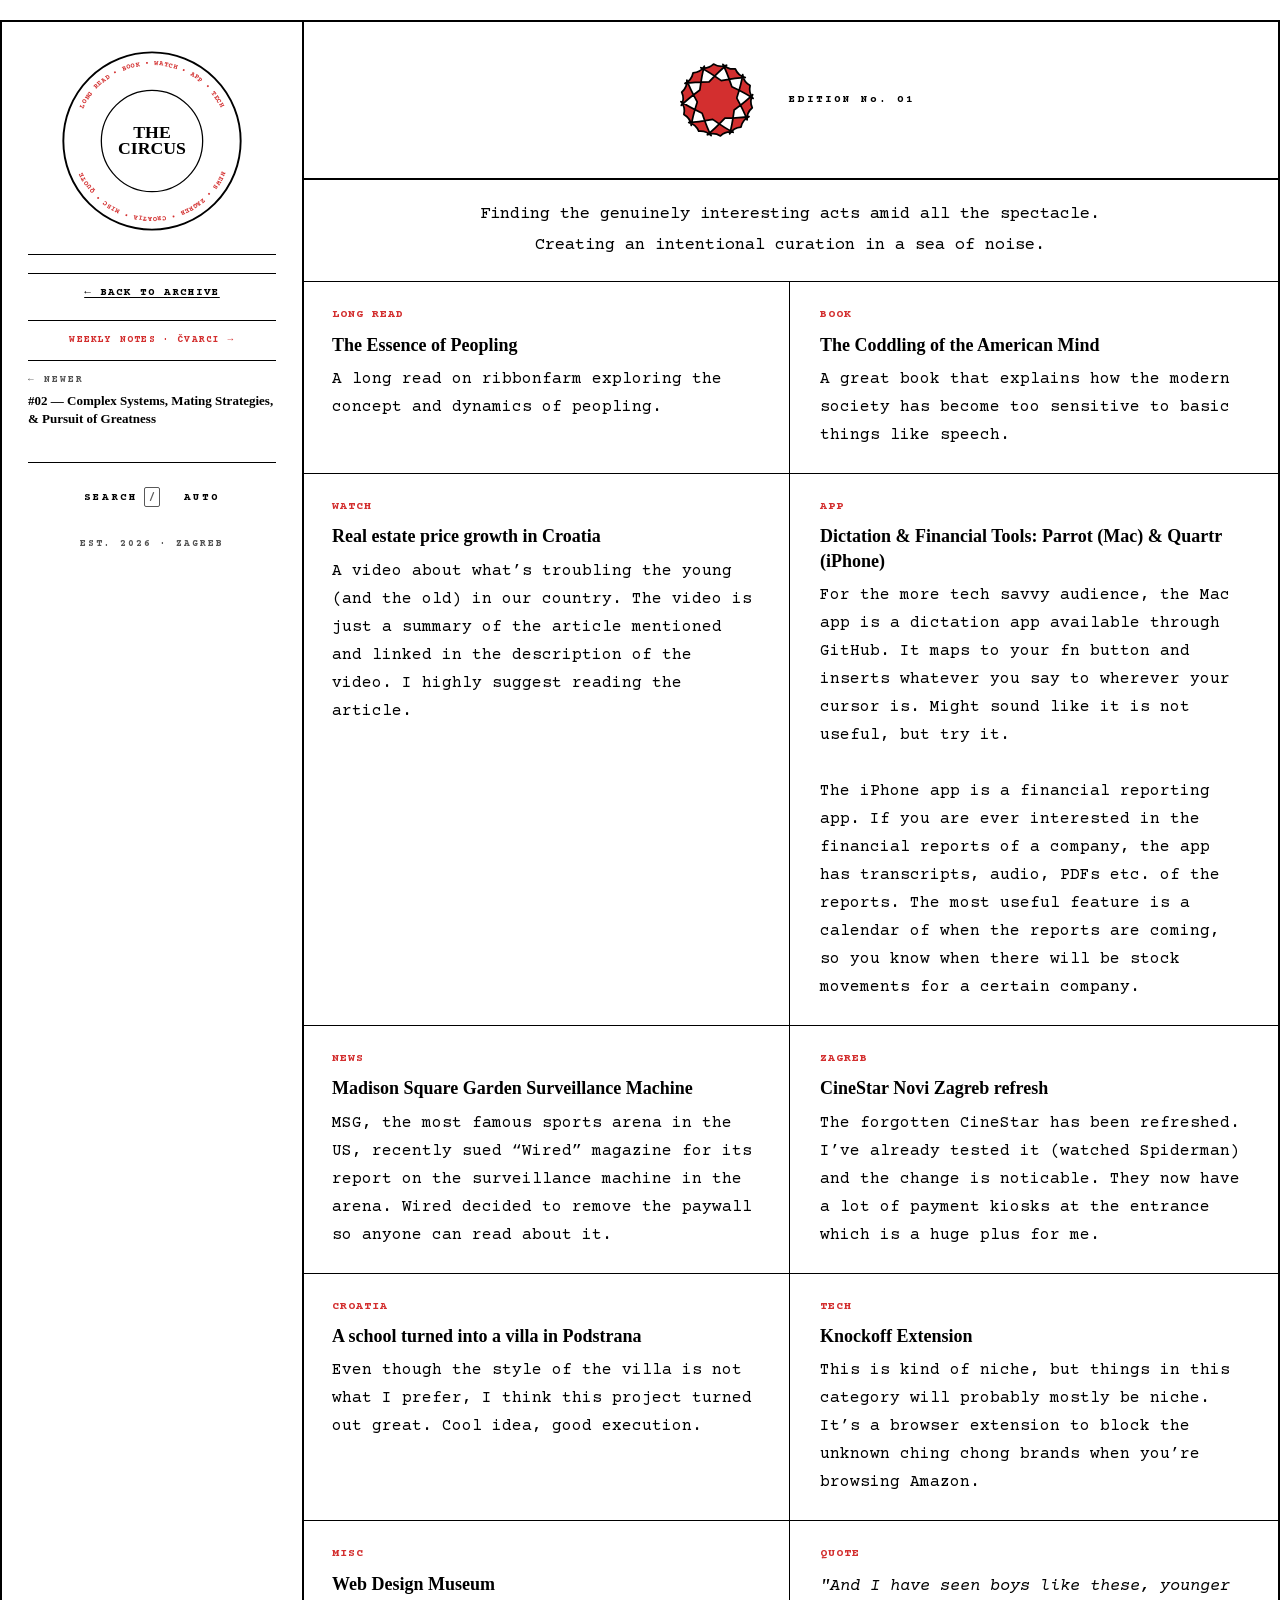
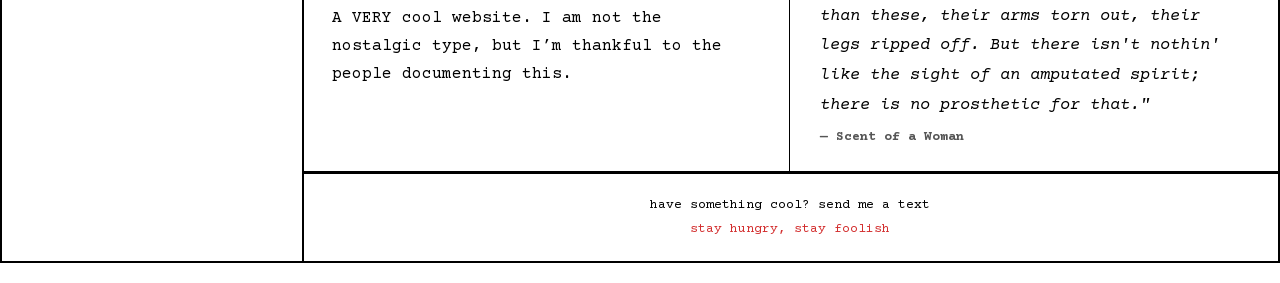
<file: editions/july-2026.html>
<!DOCTYPE html>
<html lang="en">
<head>
    <meta charset="UTF-8">
    <meta name="viewport" content="width=device-width, initial-scale=1.0">
    <script>
        (function () {
            var d = document.documentElement;
            d.classList.add('js');
            var mode = 'system';
            try { mode = localStorage.getItem('circus-theme') || 'system'; } catch (e) {}
            var dark = mode === 'dark' ||
                (mode === 'system' && window.matchMedia && window.matchMedia('(prefers-color-scheme: dark)').matches);
            d.setAttribute('data-theme', dark ? 'dark' : 'light');
            d.setAttribute('data-theme-mode', mode);
            window.setTimeout(function () {
                if (!d.hasAttribute('data-js-ready')) { d.classList.remove('js'); }
            }, 2000);
        })();
    </script>
    <meta name="color-scheme" content="light dark">
    <meta name="theme-color" content="#ffffff" media="(prefers-color-scheme: light)">
    <meta name="theme-color" content="#0e0e0e" media="(prefers-color-scheme: dark)">
    <title>#01 — Peopling, MSG Surveillance, &amp; Modern Sensitivity — The Circus</title>
    <meta name="description" content="July 2026 edition of The Circus: #01 — Peopling, MSG Surveillance, &amp; Modern Sensitivity. Long reads, books, films, apps, tech, and Zagreb finds.">
    <link rel="icon" type="image/svg+xml" href="../assets/favicon.svg">
    <link rel="stylesheet" href="../assets/styles.css?v=20261118e">
    <script src="../assets/site.js?v=20261118b" defer></script>

    <meta property="og:type" content="article">
    <meta property="og:site_name" content="The Circus">
    <meta property="og:title" content="#01 — Peopling, MSG Surveillance, &amp; Modern Sensitivity">
    <meta property="og:description" content="July 2026 edition of The Circus: #01 — Peopling, MSG Surveillance, &amp; Modern Sensitivity. Long reads, books, films, apps, tech, and Zagreb finds.">
    <meta name="twitter:card" content="summary">
    <meta name="twitter:title" content="#01 — Peopling, MSG Surveillance, &amp; Modern Sensitivity">
    <meta name="twitter:description" content="July 2026 edition of The Circus: #01 — Peopling, MSG Surveillance, &amp; Modern Sensitivity. Long reads, books, films, apps, tech, and Zagreb finds.">
</head>
<body>

    <a class="skip-link" href="#main">Skip to content</a>

    <svg class="seal-sprite" aria-hidden="true" focusable="false" xmlns="http://www.w3.org/2000/svg">
    <symbol id="seal-july" viewBox="0 0 1000 1000"><g transform="translate(500 500) scale(1.15785) translate(-500 -500)"><g transform="translate(500, 500) rotate(228.438)"><g transform="scale(1.2)"><g transform="rotate(0) scale(1)"><path d="M 250 0 C 183.8003474532747 -87.84990610520221, 311.1865039629731 -165.05529783470703, 130.7702709905836 42.48983672655527 C 154.7381002461896 316.4433787017853, 97.06072543780296 179.10720059261934, 202.25424859373686 146.9463130731183 C 200.33448388563568 36.963066605915245, 348.7722400061548 49.37829678199237, 80.82047219021506 111.23983672655527 C -60.81499841004985 346.96084441963615, -26.752794722187986 201.95163208350115, 77.25424859373686 237.76412907378838 C 140.34765659235194 147.65740420199927, 253.1388346994211 244.95106033455028, 8.419446744138054e-15 137.5 C -253.1388346994211 244.95106033455028, -140.3476565923519 147.65740420199933, -77.25424859373683 237.7641290737884 C 26.752794722188014 201.95163208350118, 60.81499841004987 346.96084441963615, -80.82047219021504 111.23983672655527 C -348.7722400061548 49.3782967819924, -200.33448388563565 36.96306660591527, -202.25424859373683 146.94631307311832 C -97.06072543780292 179.10720059261934, -154.73810024618956 316.4433787017853, -130.7702709905836 42.48983672655528 C -311.1865039629731 -165.055297834707, -183.8003474532747 -87.84990610520218, -250 3.061616997868383e-14 C -183.8003474532747 87.84990610520224, -311.1865039629731 165.05529783470706, -130.77027099058364 -42.489836726555254 C -154.73810024618967 -316.4433787017853, -97.06072543780294 -179.1072005926193, -202.25424859373686 -146.94631307311826 C -200.33448388563565 -36.963066605915216, -348.77224000615473 -49.378296781992326, -80.82047219021507 -111.23983672655525 C 60.81499841004981 -346.96084441963615, 26.752794722187957 -201.95163208350115, -77.25424859373689 -237.76412907378838 C -140.34765659235188 -147.6574042019992, -253.13883469942112 -244.95106033455022, -2.525834023241416e-14 -137.5 C 253.13883469942104 -244.95106033455033, 140.34765659235188 -147.65740420199933, 77.2542485937368 -237.7641290737884 C -26.752794722188014 -201.95163208350107, -60.81499841004994 -346.96084441963615, 80.82047219021503 -111.2398367265553 C 348.77224000615473 -49.37829678199247, 200.33448388563565 -36.9630666059153, 202.25424859373683 -146.94631307311835 C 97.0607254378029 -179.10720059261928, 154.73810024618953 -316.4433787017854, 130.7702709905836 -42.4898367265553 C 311.1865039629731 165.05529783470698, 183.8003474532747 87.84990610520221, 250 0 Z"/></g></g></g></g></symbol>
</svg>

    <div class="page">
        <div class="container">
            <div class="shell">
                <aside class="rail">

            <header class="masthead">
                <svg class="masthead-svg" width="300" height="300" viewBox="0 0 300 300" xmlns="http://www.w3.org/2000/svg" aria-hidden="true" focusable="false">
                    <circle class="masthead-ring" cx="150" cy="150" r="140" stroke-width="3"/>
                    <circle class="masthead-ring masthead-ring--inner" cx="150" cy="150" r="80" stroke-width="2"/>
                    <circle class="masthead-disc" cx="150" cy="150" r="70"/>

                    <g class="spinning-ring">
                        <defs>
                            <path id="topCircle" d="M 30, 150 A 120, 120 0 0, 1 270, 150" fill="none"/>
                            <path id="bottomCircle" d="M 270, 150 A 120, 120 0 0, 1 30, 150" fill="none"/>
                        </defs>

                        <text class="masthead-arc">
                            <textPath href="#topCircle" startOffset="50%" text-anchor="middle">
                                LONG READ  •  BOOK  •  WATCH  •  APP  •  TECH
                            </textPath>
                        </text>

                        <text class="masthead-arc">
                            <textPath href="#bottomCircle" startOffset="50%" text-anchor="middle">
                                NEWS  •  ZAGREB  •  CROATIA  •  MISC •  QUOTE
                            </textPath>
                        </text>
                    </g>

                    <g class="wordmark">
                        <text class="masthead-word" x="150" y="145" text-anchor="middle">THE</text>
                        <text class="masthead-word" x="150" y="170" text-anchor="middle">CIRCUS</text>
                    </g>
                </svg>
            </header>

                <a class="rail-back" href="../index.html">← BACK TO ARCHIVE</a>
                <a class="rail-stream-link" href="../cvarci.html">WEEKLY NOTES · ČVARCI →</a>
                <nav class="edition-nav" data-edition-nav aria-label="Other editions"></nav>
                    <div class="rail-foot">
                        <button type="button" class="bar-btn" data-search-open aria-haspopup="dialog">SEARCH <kbd>/</kbd></button>
                        <button type="button" class="bar-btn" data-theme-toggle aria-label="Colour theme: auto">AUTO</button>
                    </div>
                <p class="rail-colophon">EST. 2026 · ZAGREB</p>
                </aside>

                <div class="content">

            <h1 class="visually-hidden">The Circus — #01 — Peopling, MSG Surveillance, &amp; Modern Sensitivity</h1>

            <main id="main">

                <div class="edition-mark">
                    <svg class="seal-svg" viewBox="0 0 1000 1000" aria-hidden="true" focusable="false">
                    <use href="#seal-july"></use>
                    </svg>
                    <p class="edition-number">EDITION No. 01</p>
                </div>

                <div class="lede">
                    <p>Finding the genuinely interesting acts amid all the spectacle. Creating an intentional curation in a sea of noise.</p>
                </div>

            <div class="sections">
        <section class="section reveal">
            <p class="eyebrow">LONG READ</p>
            <h2 class="section-title"><a href="https://ribbonfarm.com/2015/04/08/the-essence-of-peopling/" rel="noopener noreferrer" target="_blank">The Essence of Peopling</a></h2>
            <p class="copy">A long read on ribbonfarm exploring the concept and dynamics of peopling.</p>
        </section>
        <section class="section reveal">
            <p class="eyebrow">BOOK</p>
            <h2 class="section-title">The Coddling of the American Mind</h2>
            <p class="copy">A great book that explains how the modern society has become too sensitive to basic things like speech.</p>
        </section>
        <section class="section reveal">
            <p class="eyebrow">WATCH</p>
            <h2 class="section-title"><a href="https://www.youtube.com/watch?v=5oqdmZ9pFJg" rel="noopener noreferrer" target="_blank">Real estate price growth in Croatia</a></h2>
            <p class="copy">A video about what’s troubling the young (and the old) in our country. The video is just a summary of the article mentioned and linked in the description of the video. I highly suggest reading the article.</p>
        </section>
        <section class="section reveal">
            <p class="eyebrow">APP</p>
            <h2 class="section-title">Dictation &amp; Financial Tools: <a href="https://github.com/digimata/parrot/releases" rel="noopener noreferrer" target="_blank">Parrot (Mac)</a> &amp; <a href="https://apps.apple.com/hr/app/quartr-financial-research/id1552412128" rel="noopener noreferrer" target="_blank">Quartr (iPhone)</a></h2>
            <p class="copy">For the more tech savvy audience, the Mac app is a dictation app available through GitHub. It maps to your fn button and inserts whatever you say to wherever your cursor is. Might sound like it is not useful, but try it.<br/><br/>The iPhone app is a financial reporting app. If you are ever interested in the financial reports of a company, the app has transcripts, audio, PDFs etc. of the reports. The most useful feature is a calendar of when the reports are coming, so you know when there will be stock movements for a certain company.</p>
        </section>
        <section class="section reveal">
            <p class="eyebrow">NEWS</p>
            <h2 class="section-title"><a href="https://www.wired.com/story/madison-square-garden-jim-dolan-surveillance-machine/" rel="noopener noreferrer" target="_blank">Madison Square Garden Surveillance Machine</a></h2>
            <p class="copy">MSG, the most famous sports arena in the US, recently sued “Wired” magazine for its report on the surveillance machine in the arena. Wired decided to remove the paywall so anyone can read about it.</p>
        </section>
        <section class="section reveal">
            <p class="eyebrow">ZAGREB</p>
            <h2 class="section-title"><a href="https://www.journal.hr/kultura/film-kazaliste-tv/cinestar-novi-zagreb-obnovljen/" rel="noopener noreferrer" target="_blank">CineStar Novi Zagreb refresh</a></h2>
            <p class="copy">The forgotten CineStar has been refreshed. I’ve already tested it (watched Spiderman) and the change is noticable. They now have a lot of payment kiosks at the entrance which is a huge plus for me.</p>
        </section>
        <section class="section reveal">
            <p class="eyebrow">CROATIA</p>
            <h2 class="section-title"><a href="https://www.journal.hr/lifestyle/interijeri/villa-petra-stara-skola-podstrana/" rel="noopener noreferrer" target="_blank">A school turned into a villa in Podstrana</a></h2>
            <p class="copy">Even though the style of the villa is not what I prefer, I think this project turned out great. Cool idea, good execution.</p>
        </section>
        <section class="section reveal">
            <p class="eyebrow">TECH</p>
            <h2 class="section-title"><a href="https://knockoff.co/?ueid=700e7a19033b3e05077d537e4201fb84&amp;utm_source=Sailthru&amp;utm_medium=email&amp;utm_campaign=2026-07-11%20Installer%20135&amp;utm_term=Installer" rel="noopener noreferrer" target="_blank">Knockoff Extension</a></h2>
            <p class="copy">This is kind of niche, but things in this category will probably mostly be niche. It’s a browser extension to block the unknown ching chong brands when you’re browsing Amazon.</p>
        </section>
        <section class="section reveal">
            <p class="eyebrow">MISC</p>
            <h2 class="section-title"><a href="https://www.webdesignmuseum.org" rel="noopener noreferrer" target="_blank">Web Design Museum</a></h2>
            <p class="copy">A VERY cool website. I am not the nostalgic type, but I’m thankful to the people documenting this.</p>
        </section>
        <section class="section reveal">
            <p class="eyebrow">QUOTE</p>
            <blockquote class="quote quote--lg"><p>"And I have seen boys like these, younger than these, their arms torn out, their legs ripped off. But there isn't nothin' like the sight of an amputated spirit; there is no prosthetic for that."</p></blockquote>
            <p class="quote-attribution">— Scent of a Woman</p>
        </section>
            </div>

            </main>

            <footer class="site-footer">
                <p>
                    have something cool? send me a text <br/><span class="accent">stay hungry, stay foolish</span>
                </p>
            </footer>

                </div>
            </div>
        </div>
    </div>

</body>
</html>
</file>
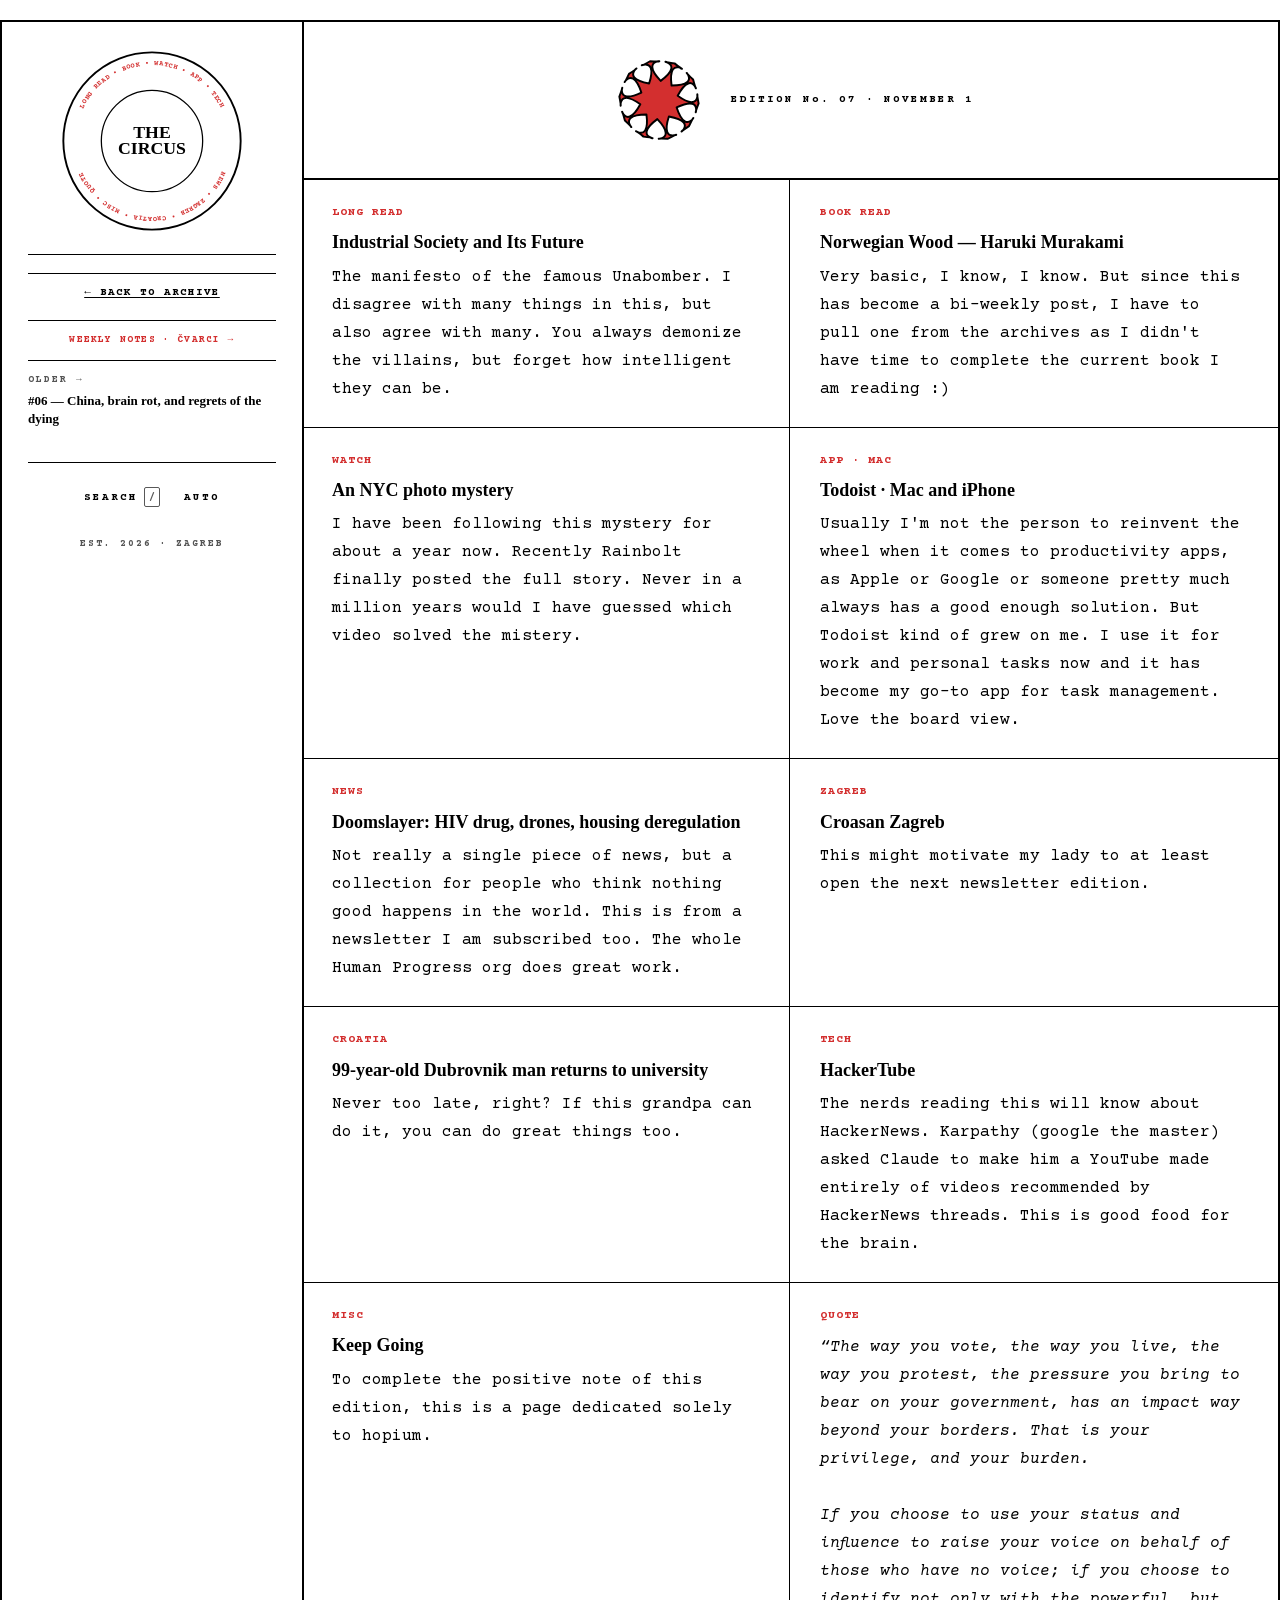
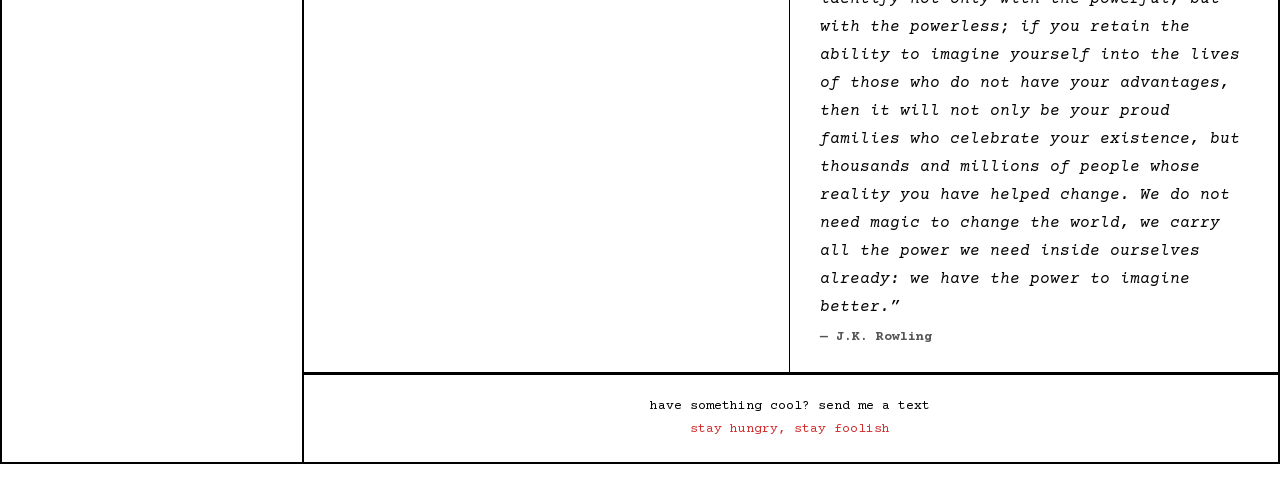
<file: editions/november-2026-1.html>
<!DOCTYPE html>
<html lang="en">
<head>
    <meta charset="UTF-8">
    <meta name="viewport" content="width=device-width, initial-scale=1.0">
    <script>
        (function () {
            var d = document.documentElement;
            d.classList.add('js');
            var mode = 'system';
            try { mode = localStorage.getItem('circus-theme') || 'system'; } catch (e) {}
            var dark = mode === 'dark' ||
                (mode === 'system' && window.matchMedia && window.matchMedia('(prefers-color-scheme: dark)').matches);
            d.setAttribute('data-theme', dark ? 'dark' : 'light');
            d.setAttribute('data-theme-mode', mode);
            window.setTimeout(function () {
                if (!d.hasAttribute('data-js-ready')) { d.classList.remove('js'); }
            }, 2000);
        })();
    </script>
    <meta name="color-scheme" content="light dark">
    <meta name="theme-color" content="#ffffff" media="(prefers-color-scheme: light)">
    <meta name="theme-color" content="#0e0e0e" media="(prefers-color-scheme: dark)">
    <title>#07 — Never enough hope — The Circus</title>
    <meta name="description" content="November 2026 edition of The Circus: Never enough hope. Long reads, books, films, apps, tech, and Zagreb finds.">
    <link rel="icon" type="image/svg+xml" href="../assets/favicon.svg">
    <link rel="stylesheet" href="../assets/styles.css?v=20261118e">
    <script src="../assets/site.js?v=20261118b" defer></script>

    <meta property="og:type" content="article">
    <meta property="og:site_name" content="The Circus">
    <meta property="og:title" content="#07 — Never enough hope">
    <meta property="og:description" content="November 2026 edition of The Circus: Never enough hope. Long reads, books, films, apps, tech, and Zagreb finds.">
    <meta name="twitter:card" content="summary">
    <meta name="twitter:title" content="#07 — Never enough hope">
    <meta name="twitter:description" content="November 2026 edition of The Circus: Never enough hope. Long reads, books, films, apps, tech, and Zagreb finds.">
</head>
<body>

    <a class="skip-link" href="#main">Skip to content</a>

    <svg class="seal-sprite" aria-hidden="true" focusable="false" xmlns="http://www.w3.org/2000/svg">
<symbol id="seal-november-1" viewBox="0 0 1000 1000"><g transform="translate(500 500) scale(1.22) translate(-500 -500)"><g transform="translate(500, 500) rotate(77)"><g transform="scale(1.28)"><g transform="rotate(0) scale(1)"><path d="M 245 0 C 200 155, 301.1156678574917 -75.65285566808916, 112.22466892282812 36.464005336243794 C 199.14005971375906 238.19579470931149, 252.91011298032285 -7.8405836696222195, 198.20916362186213 144.00738681165592 C 70.69668476965617 242.95468458661148, 288.07532542478674 115.7869028923531, 69.35865977051184 95.4640053362438 C 21.099717281054097 309.7560361488692, 209.2171589007383 142.31366913091384, 75.70916362186213 233.0088464923126 C -85.61036115075929 238.10893738714756, 165.00000000000003 263, 7.225416114969383e-15 118 C -164.99999999999997 263, 85.61036115075935 238.10893738714756, -75.7091636218621 233.00884649231264 C -209.2171589007383 142.3136691309139, -21.099717281054097 309.7560361488692, -69.35865977051182 95.4640053362438 C -288.07532542478674 115.78690289235311, -70.69668476965613 242.95468458661148, -198.2091636218621 144.00738681165595 C -252.91011298032282 -7.840583669622191, -199.14005971375906 238.1957947093115, -112.22466892282812 36.46400533624381 C -301.1156678574917 -75.65285566808913, -199.99999999999997 155.00000000000003, -245 3.0003846579110155e-14 C -200.00000000000003 -154.99999999999997, -301.1156678574917 75.65285566808922, -112.22466892282813 -36.46400533624378 C -199.14005971375911 -238.19579470931149, -252.91011298032282 7.840583669622248, -198.20916362186213 -144.0073868116559 C -70.69668476965619 -242.95468458661145, -288.0753254247868 -115.78690289235308, -69.35865977051185 -95.46400533624379 C -21.099717281054154 -309.75603614886927, -209.2171589007383 -142.31366913091384, -75.70916362186215 -233.0088464923126 C 85.61036115075927 -238.10893738714756, -165.00000000000006 -262.99999999999994, -2.167624834490815e-14 -118 C 164.99999999999994 -263.00000000000006, -85.61036115075936 -238.10893738714753, 75.70916362186207 -233.00884649231264 C 209.21715890073827 -142.31366913091392, 21.099717281054012 -309.75603614886927, 69.3586597705118 -95.46400533624382 C 288.0753254247867 -115.78690289235318, 70.69668476965612 -242.9546845866115, 198.2091636218621 -144.00738681165598 C 252.91011298032285 7.840583669622163, 199.140059713759 -238.19579470931154, 112.22466892282812 -36.46400533624382 C 301.11566785749176 75.65285566808909, 199.99999999999997 -155.00000000000006, 245 -6.000769315822031e-14 Z"/></g></g></g></g></symbol>
</svg>

    <div class="page">
        <div class="container">
            <div class="shell">
                <aside class="rail">

            <header class="masthead">
                <svg class="masthead-svg" width="300" height="300" viewBox="0 0 300 300" xmlns="http://www.w3.org/2000/svg" aria-hidden="true" focusable="false">
                    <circle class="masthead-ring" cx="150" cy="150" r="140" stroke-width="3"/>
                    <circle class="masthead-ring masthead-ring--inner" cx="150" cy="150" r="80" stroke-width="2"/>
                    <circle class="masthead-disc" cx="150" cy="150" r="70"/>

                    <g class="spinning-ring">
                        <defs>
                            <path id="topCircle" d="M 30, 150 A 120, 120 0 0, 1 270, 150" fill="none"/>
                            <path id="bottomCircle" d="M 270, 150 A 120, 120 0 0, 1 30, 150" fill="none"/>
                        </defs>

                        <text class="masthead-arc">
                            <textPath href="#topCircle" startOffset="50%" text-anchor="middle">
                                LONG READ  •  BOOK  •  WATCH  •  APP  •  TECH
                            </textPath>
                        </text>

                        <text class="masthead-arc">
                            <textPath href="#bottomCircle" startOffset="50%" text-anchor="middle">
                                NEWS  •  ZAGREB  •  CROATIA  •  MISC •  QUOTE
                            </textPath>
                        </text>
                    </g>

                    <g class="wordmark">
                        <text class="masthead-word" x="150" y="145" text-anchor="middle">THE</text>
                        <text class="masthead-word" x="150" y="170" text-anchor="middle">CIRCUS</text>
                    </g>
                </svg>
            </header>

                <a class="rail-back" href="../index.html">← BACK TO ARCHIVE</a>
                <a class="rail-stream-link" href="../cvarci.html">WEEKLY NOTES · ČVARCI →</a>
                <nav class="edition-nav" data-edition-nav aria-label="Other editions"></nav>
                    <div class="rail-foot">
                        <button type="button" class="bar-btn" data-search-open aria-haspopup="dialog">SEARCH <kbd>/</kbd></button>
                        <button type="button" class="bar-btn" data-theme-toggle aria-label="Colour theme: auto">AUTO</button>
                    </div>
                <p class="rail-colophon">EST. 2026 · ZAGREB</p>
                </aside>

                <div class="content">

            <h1 class="visually-hidden">The Circus — #07 — Never enough hope</h1>

            <main id="main">

                <div class="edition-mark">
                    <svg class="seal-svg" viewBox="0 0 1000 1000" aria-hidden="true" focusable="false">
                    <use href="#seal-november-1"></use>
                    </svg>
                    <p class="edition-number">EDITION No. 07 · NOVEMBER 1</p>
                </div>

            <div class="sections">
        <section class="section reveal">
            <p class="eyebrow">LONG READ</p>
            <h2 class="section-title"><a href="https://en.wikisource.org/wiki/Industrial_Society_and_Its_Future" rel="noopener noreferrer" target="_blank">Industrial Society and Its Future</a></h2>
            <p class="copy">The manifesto of the famous Unabomber. I disagree with many things in this, but also agree with many. You always demonize the villains, but forget how intelligent they can be.</p>
        </section>
        <section class="section reveal">
            <p class="eyebrow">BOOK READ</p>
            <h2 class="section-title"><a href="https://www.goodreads.com/en/book/show/11297.Norwegian_Wood" rel="noopener noreferrer" target="_blank">Norwegian Wood — Haruki Murakami</a></h2>
            <p class="copy">Very basic, I know, I know. But since this has become a bi-weekly post, I have to pull one from the archives as I didn't have time to complete the current book I am reading :)</p>
        </section>
        <section class="section reveal">
            <p class="eyebrow">WATCH</p>
            <h2 class="section-title"><a href="https://youtu.be/FBeMrUWX73s?si=JiqKBLOTUPcvNV95&t=1" rel="noopener noreferrer" target="_blank">An NYC photo mystery</a></h2>
            <p class="copy">I have been following this mystery for about a year now. Recently Rainbolt finally posted the full story. Never in a million years would I have guessed which video solved the mistery.</p>
        </section>
        <section class="section reveal">
            <p class="eyebrow">APP · MAC</p>
            <h2 class="section-title"><a href="https://www.todoist.com/" rel="noopener noreferrer" target="_blank">Todoist · Mac and iPhone</a></h2>
            <p class="copy">Usually I'm not the person to reinvent the wheel when it comes to productivity apps, as Apple or Google or someone pretty much always has a good enough solution. But Todoist kind of grew on me. I use it for work and personal tasks now and it has become my go-to app for task management. Love the board view.</p>
        </section>
        <section class="section reveal">
            <p class="eyebrow">NEWS</p>
            <h2 class="section-title"><a href="https://humanprogress.org/doomslayer-hiv-drug-drones-housing-deregulation/" rel="noopener noreferrer" target="_blank">Doomslayer: HIV drug, drones, housing deregulation</a></h2>
            <p class="copy">Not really a single piece of news, but a collection for people who think nothing good happens in the world. This is from a newsletter I am subscribed too. The whole Human Progress org does great work.</p>
        </section>
        <section class="section reveal">
            <p class="eyebrow">ZAGREB</p>
            <h2 class="section-title"><a href="https://www.journal.hr/lifestyle/gastro/croasan-zagreb/" rel="noopener noreferrer" target="_blank">Croasan Zagreb</a></h2>
            <p class="copy">This might motivate my lady to at least open the next newsletter edition.</p>
        </section>
        <section class="section reveal">
            <p class="eyebrow">CROATIA</p>
            <h2 class="section-title"><a href="https://www.croatiaweek.com/99-year-old-dubrovnik-man-returns-to-university/" rel="noopener noreferrer" target="_blank">99-year-old Dubrovnik man returns to university</a></h2>
            <p class="copy">Never too late, right? If this grandpa can do it, you can do great things too.</p>
        </section>
        <section class="section reveal">
            <p class="eyebrow">TECH</p>
            <h2 class="section-title"><a href="https://hackertube.org/" rel="noopener noreferrer" target="_blank">HackerTube</a></h2>
            <p class="copy">The nerds reading this will know about HackerNews. Karpathy (google the master) asked Claude to make him a YouTube made entirely of videos recommended by HackerNews threads. This is good food for the brain.</p>
        </section>
        <section class="section reveal">
            <p class="eyebrow">MISC</p>
            <h2 class="section-title"><a href="https://www.jackfriks.com/keep-going" rel="noopener noreferrer" target="_blank">Keep Going</a></h2>
            <p class="copy">To complete the positive note of this edition, this is a page dedicated solely to hopium. </p>
        </section>
        <section class="section reveal">
            <p class="eyebrow">QUOTE</p>
            <blockquote class="quote"><p>“The way you vote, the way you live, the way you protest, the pressure you bring to bear on your government, has an impact way beyond your borders. That is your privilege, and your burden.<br><br>If you choose to use your status and influence to raise your voice on behalf of those who have no voice; if you choose to identify not only with the powerful, but with the powerless; if you retain the ability to imagine yourself into the lives of those who do not have your advantages, then it will not only be your proud families who celebrate your existence, but thousands and millions of people whose reality you have helped change. We do not need magic to change the world, we carry all the power we need inside ourselves already: we have the power to imagine better.”</p></blockquote>
            <p class="quote-attribution">— J.K. Rowling</p>
        </section>
            </div>

            </main>

            <footer class="site-footer">
                <p>
                    have something cool? send me a text <br/><span class="accent">stay hungry, stay foolish</span>
                </p>
            </footer>

                </div>
            </div>
        </div>
    </div>

</body>
</html>
</file>
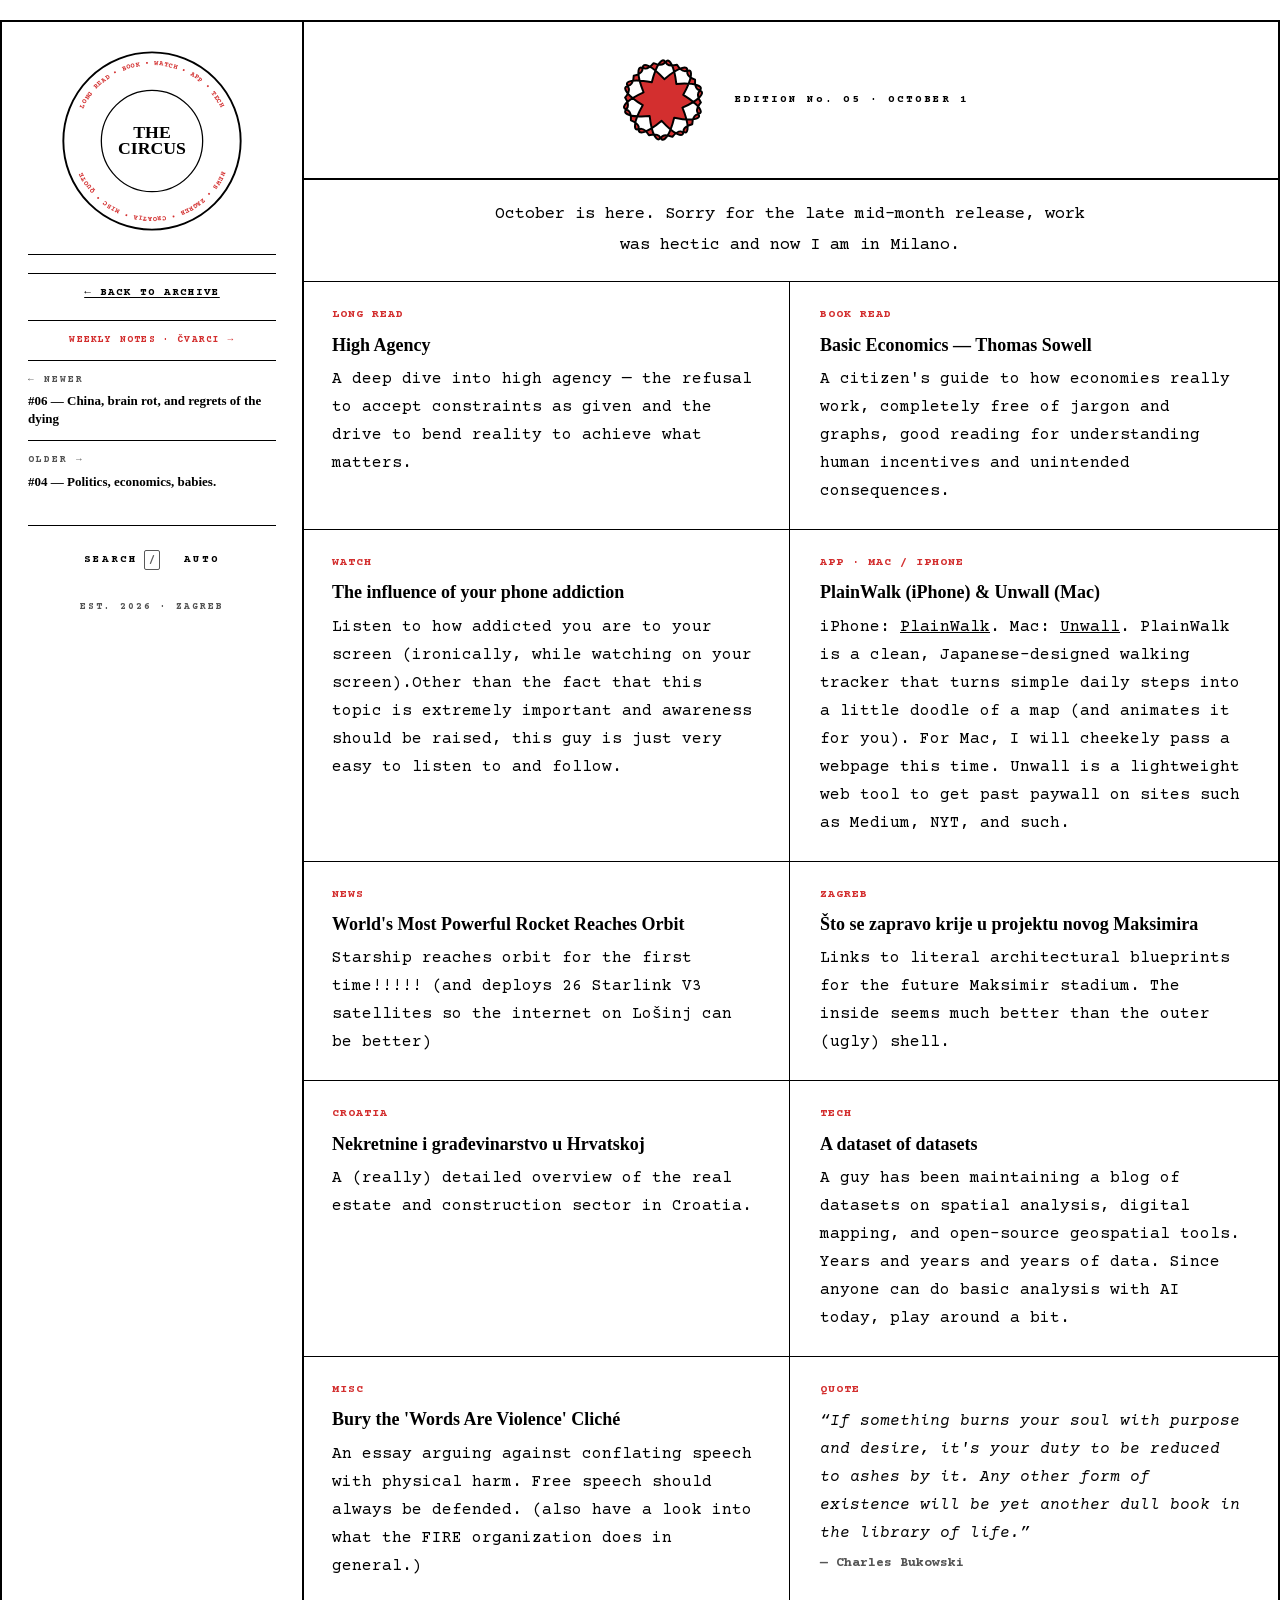
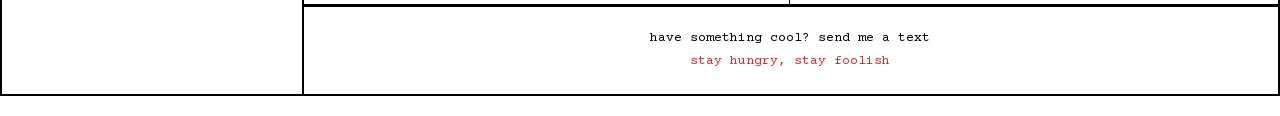
<file: editions/october-2026-1.html>
<!DOCTYPE html>
<html lang="en">
<head>
    <meta charset="UTF-8">
    <meta name="viewport" content="width=device-width, initial-scale=1.0">
    <script>
        (function () {
            var d = document.documentElement;
            d.classList.add('js');
            var mode = 'system';
            try { mode = localStorage.getItem('circus-theme') || 'system'; } catch (e) {}
            var dark = mode === 'dark' ||
                (mode === 'system' && window.matchMedia && window.matchMedia('(prefers-color-scheme: dark)').matches);
            d.setAttribute('data-theme', dark ? 'dark' : 'light');
            d.setAttribute('data-theme-mode', mode);
            window.setTimeout(function () {
                if (!d.hasAttribute('data-js-ready')) { d.classList.remove('js'); }
            }, 2000);
        })();
    </script>
    <meta name="color-scheme" content="light dark">
    <meta name="theme-color" content="#ffffff" media="(prefers-color-scheme: light)">
    <meta name="theme-color" content="#0e0e0e" media="(prefers-color-scheme: dark)">
    <title>#05 — High Agency, Basic Economics &amp; Maksimir — The Circus</title>
    <meta name="description" content="October 2026 edition of The Circus: High Agency, Basic Economics &amp; Maksimir. Long reads, books, films, apps, tech, and Zagreb finds.">
    <link rel="icon" type="image/svg+xml" href="../assets/favicon.svg">
    <link rel="stylesheet" href="../assets/styles.css?v=20261118e">
    <script src="../assets/site.js?v=20261118b" defer></script>

    <meta property="og:type" content="article">
    <meta property="og:site_name" content="The Circus">
    <meta property="og:title" content="#05 — High Agency, Basic Economics &amp; Maksimir">
    <meta property="og:description" content="October 2026 edition of The Circus: High Agency, Basic Economics &amp; Maksimir. Long reads, books, films, apps, tech, and Zagreb finds.">
    <meta name="twitter:card" content="summary">
    <meta name="twitter:title" content="#05 — High Agency, Basic Economics &amp; Maksimir">
    <meta name="twitter:description" content="October 2026 edition of The Circus: High Agency, Basic Economics &amp; Maksimir. Long reads, books, films, apps, tech, and Zagreb finds.">
</head>
<body>

    <a class="skip-link" href="#main">Skip to content</a>

    <svg class="seal-sprite" aria-hidden="true" focusable="false" xmlns="http://www.w3.org/2000/svg">
    <symbol id="seal-october" viewBox="0 0 1000 1000"><g transform="translate(500 500) scale(1.15105) translate(-500 -500)"><g transform="translate(500, 500) rotate(111.654)"><g transform="scale(1.38)"><g transform="rotate(0) scale(1)"><path d="M 230 0 C 150.2375412639114 -109.78360613668035, 343.6943903046455 -79.68565559639953, 120.30864931133694 39.09064978843085 C 231.21654944897355 266.4855435021201, 57.01553944498556 177.12421416394915, 186.07390870623792 135.1906080272688 C 186.0739087062379 -0.50939197273118, 324.8926558066152 137.55144433132742, 74.35483441499785 102.34064978843087 C 30.421845465264425 351.49701130051955, -57.98446055501441 176.80939261120494, 71.07390870623792 218.7429987478853 C 150.8363674423265 108.95939261120493, 181.99296948567877 302.24856772612634, 7.745891004607009e-15 126.50000000000001 C -181.9929694856788 302.24856772612634, -150.8363674423265 108.95939261120498, -71.07390870623789 218.74299874788534 C 57.98446055501444 176.80939261120494, -30.42184546526444 351.49701130051955, -74.35483441499784 102.34064978843087 C -324.89265580661515 137.5514443313274, -186.0739087062379 -0.5093919727311516, -186.0739087062379 135.19060802726884 C -57.015539444985535 177.12421416394915, -231.21654944897358 266.48554350212015, -120.30864931133694 39.090649788430866 C -343.6943903046455 -79.68565559639954, -150.2375412639114 -109.78360613668033, -230 2.8166876380389125e-14 C -150.23754126391137 109.78360613668036, -343.6943903046455 79.68565559639961, -120.30864931133695 -39.09064978843084 C -231.21654944897364 -266.4855435021201, -57.01553944498559 -177.12421416394918, -186.07390870623792 -135.1906080272688 C -186.0739087062379 0.50939197273118, -324.8926558066152 -137.55144433132733, -74.35483441499787 -102.34064978843085 C -30.42184546526458 -351.49701130051955, 57.98446055501438 -176.80939261120494, -71.07390870623794 -218.7429987478853 C -150.8363674423265 -108.95939261120492, -181.99296948567886 -302.2485677261263, -2.323767301382103e-14 -126.50000000000001 C 181.99296948567866 -302.2485677261264, 150.83636744232646 -108.95939261120498, 71.07390870623786 -218.74299874788534 C -57.98446055501444 -176.80939261120494, 30.42184546526446 -351.49701130051955, 74.35483441499784 -102.34064978843088 C 324.89265580661515 -137.55144433132756, 186.0739087062379 0.5093919727311231, 186.0739087062379 -135.19060802726887 C 57.015539444985535 -177.12421416394918, 231.21654944897352 -266.4855435021202, 120.30864931133694 -39.09064978843089 C 343.69439030464554 79.68565559639939, 150.2375412639114 109.78360613668035, 230 0 Z"/></g></g></g></g></symbol>
</svg>

    <div class="page">
        <div class="container">
            <div class="shell">
                <aside class="rail">

            <header class="masthead">
                <svg class="masthead-svg" width="300" height="300" viewBox="0 0 300 300" xmlns="http://www.w3.org/2000/svg" aria-hidden="true" focusable="false">
                    <circle class="masthead-ring" cx="150" cy="150" r="140" stroke-width="3"/>
                    <circle class="masthead-ring masthead-ring--inner" cx="150" cy="150" r="80" stroke-width="2"/>
                    <circle class="masthead-disc" cx="150" cy="150" r="70"/>

                    <g class="spinning-ring">
                        <defs>
                            <path id="topCircle" d="M 30, 150 A 120, 120 0 0, 1 270, 150" fill="none"/>
                            <path id="bottomCircle" d="M 270, 150 A 120, 120 0 0, 1 30, 150" fill="none"/>
                        </defs>

                        <text class="masthead-arc">
                            <textPath href="#topCircle" startOffset="50%" text-anchor="middle">
                                LONG READ  •  BOOK  •  WATCH  •  APP  •  TECH
                            </textPath>
                        </text>

                        <text class="masthead-arc">
                            <textPath href="#bottomCircle" startOffset="50%" text-anchor="middle">
                                NEWS  •  ZAGREB  •  CROATIA  •  MISC •  QUOTE
                            </textPath>
                        </text>
                    </g>

                    <g class="wordmark">
                        <text class="masthead-word" x="150" y="145" text-anchor="middle">THE</text>
                        <text class="masthead-word" x="150" y="170" text-anchor="middle">CIRCUS</text>
                    </g>
                </svg>
            </header>

                <a class="rail-back" href="../index.html">← BACK TO ARCHIVE</a>
                <a class="rail-stream-link" href="../cvarci.html">WEEKLY NOTES · ČVARCI →</a>
                <nav class="edition-nav" data-edition-nav aria-label="Other editions"></nav>
                    <div class="rail-foot">
                        <button type="button" class="bar-btn" data-search-open aria-haspopup="dialog">SEARCH <kbd>/</kbd></button>
                        <button type="button" class="bar-btn" data-theme-toggle aria-label="Colour theme: auto">AUTO</button>
                    </div>
                <p class="rail-colophon">EST. 2026 · ZAGREB</p>
                </aside>

                <div class="content">

            <h1 class="visually-hidden">The Circus — #05 — High Agency, Basic Economics &amp; Maksimir</h1>

            <main id="main">

                <div class="edition-mark">
                    <svg class="seal-svg" viewBox="0 0 1000 1000" aria-hidden="true" focusable="false">
                    <use href="#seal-october"></use>
                    </svg>
                    <p class="edition-number">EDITION No. 05 · OCTOBER 1</p>
                </div>

                <div class="lede">
                    <p>October is here. Sorry for the late mid-month release, work was hectic and now I am in Milano.</p>
                </div>

            <div class="sections">
        <section class="section reveal">
            <p class="eyebrow">LONG READ</p>
            <h2 class="section-title"><a href="https://www.highagency.com/" rel="noopener noreferrer" target="_blank">High Agency</a></h2>
            <p class="copy">A deep dive into high agency — the refusal to accept constraints as given and the drive to bend reality to achieve what matters.</p>
        </section>
        <section class="section reveal">
            <p class="eyebrow">BOOK READ</p>
            <h2 class="section-title"><a href="https://www.goodreads.com/book/show/3023.Basic_Economics" rel="noopener noreferrer" target="_blank">Basic Economics — Thomas Sowell</a></h2>
            <p class="copy">A citizen's guide to how economies really work, completely free of jargon and graphs, good reading for understanding human incentives and unintended consequences.</p>
        </section>
        <section class="section reveal">
            <p class="eyebrow">WATCH</p>
            <h2 class="section-title"><a href="https://youtu.be/KHd-luu3M8s?si=fVmqfeRU3wBIVyi8&amp;t=18" rel="noopener noreferrer" target="_blank">The influence of your phone addiction</a></h2>
            <p class="copy">Listen to how addicted you are to your screen (ironically, while watching on your screen).Other than the fact that this topic is extremely important and awareness should be raised, this guy is just very easy to listen to and follow.</p>
        </section>
        <section class="section reveal">
            <p class="eyebrow">APP · MAC / IPHONE</p>
            <h2 class="section-title">PlainWalk (iPhone) &amp; Unwall (Mac)</h2>
            <p class="copy">iPhone: <a href="https://plainwalk.app/en/" rel="noopener noreferrer" target="_blank">PlainWalk</a>. Mac: <a href="https://unwall.app/" rel="noopener noreferrer" target="_blank">Unwall</a>. PlainWalk is a clean, Japanese-designed walking tracker that turns simple daily steps into a little doodle of a map (and animates it for you). For Mac, I will cheekely pass a webpage this time. Unwall is a lightweight web tool to get past paywall on sites such as Medium, NYT, and such.</p>
        </section>
        <section class="section reveal">
            <p class="eyebrow">NEWS</p>
            <h2 class="section-title"><a href="https://interestingengineering.com/space/worlds-most-powerful-rocket-reaches-orbit-deploys-26-starlink-v3-satellites" rel="noopener noreferrer" target="_blank">World's Most Powerful Rocket Reaches Orbit</a></h2>
            <p class="copy">Starship reaches orbit for the first time!!!!! (and deploys 26 Starlink V3 satellites so the internet on Lošinj can be better)</p>
        </section>
        <section class="section reveal">
            <p class="eyebrow">ZAGREB</p>
            <h2 class="section-title"><a href="https://baustela.hr/novosti/vijesti/87766/dosli-smo-do-pdf-ova-koje-javnost-nije-mogla-procitati-evo-sto-se-zapravo-krije-u-projektu-novog-maksimira/vijest" rel="noopener noreferrer" target="_blank">Što se zapravo krije u projektu novog Maksimira</a></h2>
            <p class="copy">Links to literal architectural blueprints for the future Maksimir stadium. The inside seems much better than the outer (ugly) shell.</p>
        </section>
        <section class="section reveal">
            <p class="eyebrow">CROATIA</p>
            <h2 class="section-title"><a href="https://www.pokazatelji.hr/tema/nekretnine-i-gradevinarstvo" rel="noopener noreferrer" target="_blank">Nekretnine i građevinarstvo u Hrvatskoj</a></h2>
            <p class="copy">A (really) detailed overview of the real estate and construction sector in Croatia.</p>
        </section>
        <section class="section reveal">
            <p class="eyebrow">TECH</p>
            <h2 class="section-title"><a href="https://revolutionarygis.wordpress.com/" rel="noopener noreferrer" target="_blank">A dataset of datasets</a></h2>
            <p class="copy">A guy has been maintaining a blog of datasets on spatial analysis, digital mapping, and open-source geospatial tools. Years and years and years of data. Since anyone can do basic analysis with AI today, play around a bit.</p>
        </section>
        <section class="section reveal">
            <p class="eyebrow">MISC</p>
            <h2 class="section-title"><a href="https://expression.fire.org/p/bury-the-words-are-violence-cliche" rel="noopener noreferrer" target="_blank">Bury the 'Words Are Violence' Cliché</a></h2>
            <p class="copy">An essay arguing against conflating speech with physical harm. Free speech should always be defended. (also have a look into what the FIRE organization does in general.)</p>
        </section>
        <section class="section reveal">
            <p class="eyebrow">QUOTE</p>
            <blockquote class="quote"><p>“If something burns your soul with purpose and desire, it's your duty to be reduced to ashes by it. Any other form of existence will be yet another dull book in the library of life.”</p></blockquote>
            <p class="quote-attribution">— Charles Bukowski</p>
        </section>
            </div>

            </main>

            <footer class="site-footer">
                <p>
                    have something cool? send me a text <br/><span class="accent">stay hungry, stay foolish</span>
                </p>
            </footer>

                </div>
            </div>
        </div>
    </div>

</body>
</html>
</file>
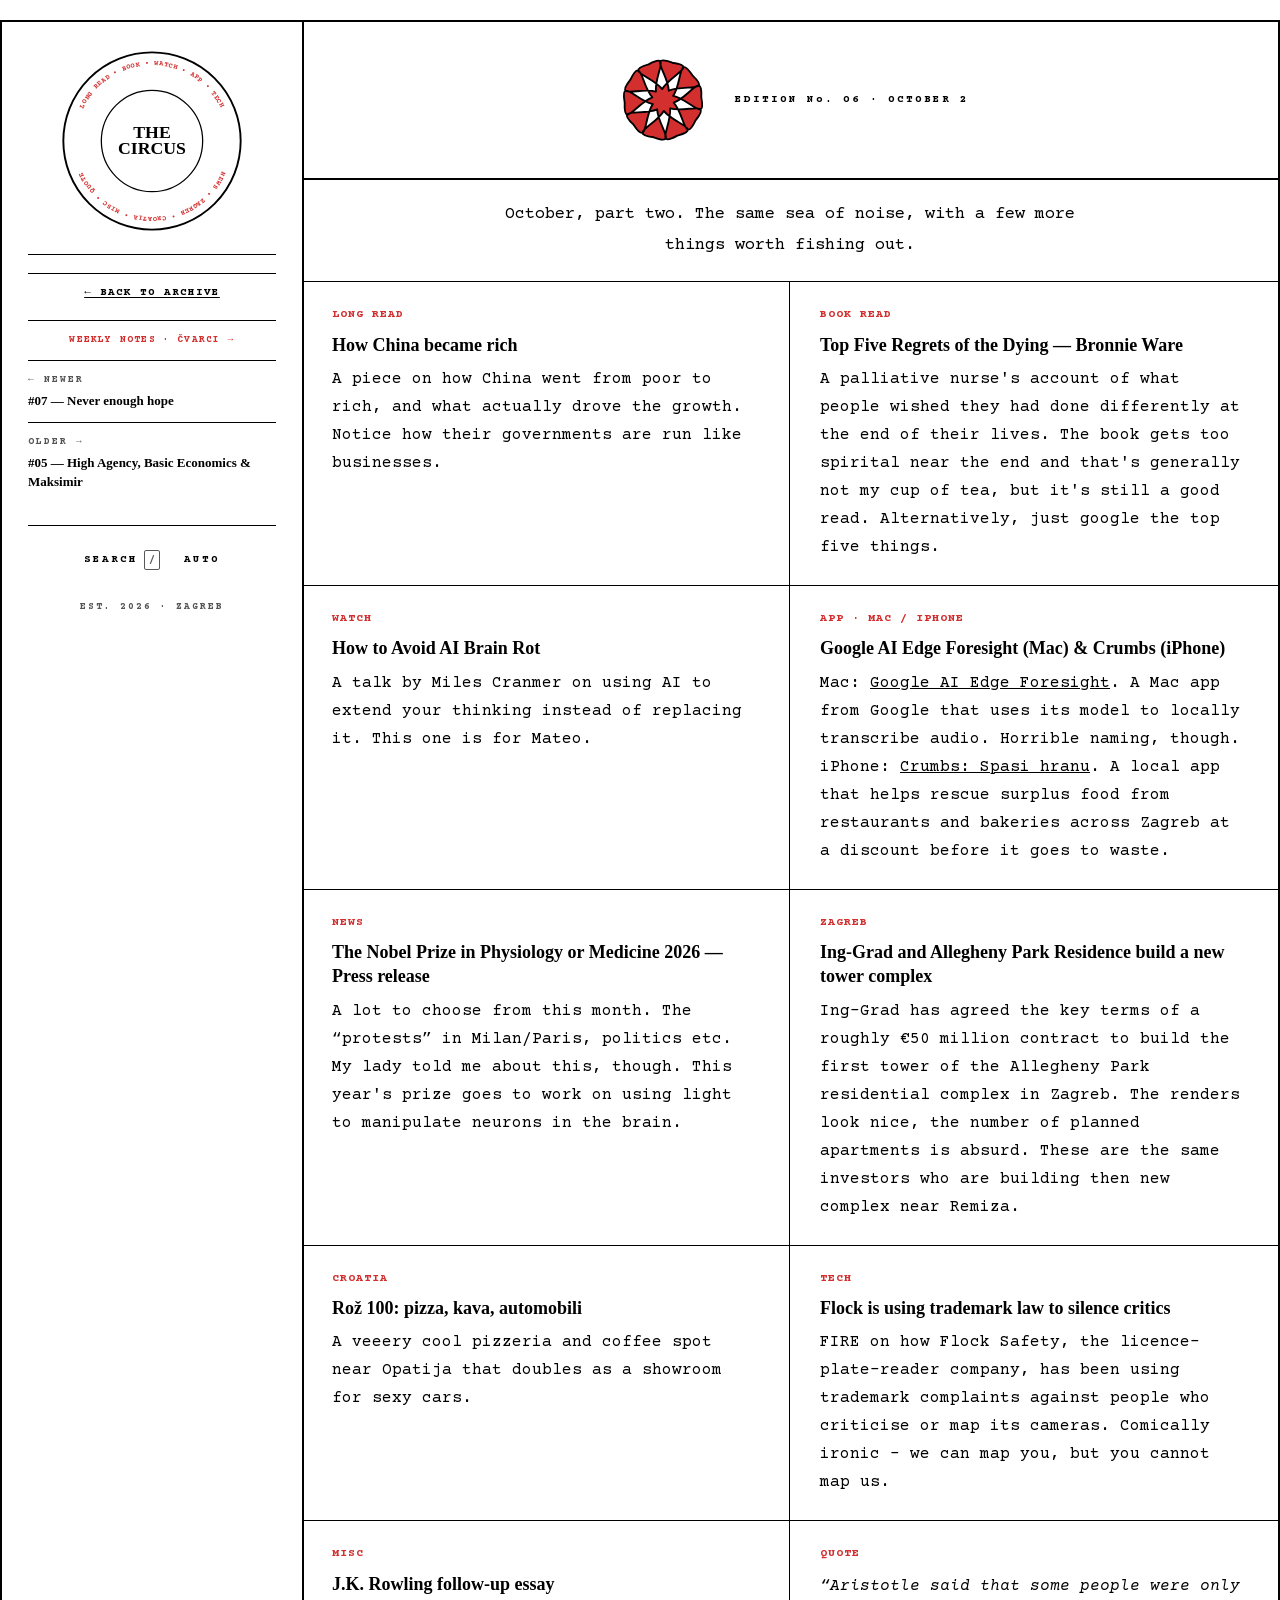
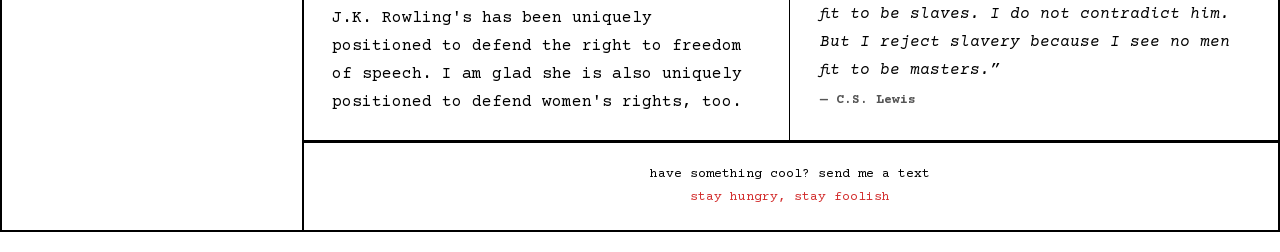
<file: editions/october-2026-2.html>
<!DOCTYPE html>
<html lang="en">
<head>
    <meta charset="UTF-8">
    <meta name="viewport" content="width=device-width, initial-scale=1.0">
    <script>
        (function () {
            var d = document.documentElement;
            d.classList.add('js');
            var mode = 'system';
            try { mode = localStorage.getItem('circus-theme') || 'system'; } catch (e) {}
            var dark = mode === 'dark' ||
                (mode === 'system' && window.matchMedia && window.matchMedia('(prefers-color-scheme: dark)').matches);
            d.setAttribute('data-theme', dark ? 'dark' : 'light');
            d.setAttribute('data-theme-mode', mode);
            window.setTimeout(function () {
                if (!d.hasAttribute('data-js-ready')) { d.classList.remove('js'); }
            }, 2000);
        })();
    </script>
    <meta name="color-scheme" content="light dark">
    <meta name="theme-color" content="#ffffff" media="(prefers-color-scheme: light)">
    <meta name="theme-color" content="#0e0e0e" media="(prefers-color-scheme: dark)">
    <title>#06 — China, brain rot, and regrets of the dying — The Circus</title>
    <meta name="description" content="October 2026 edition of The Circus: China, brain rot, and regrets of the dying. Long reads, books, films, apps, tech, and Zagreb finds.">
    <link rel="icon" type="image/svg+xml" href="../assets/favicon.svg">
    <link rel="stylesheet" href="../assets/styles.css?v=20261118e">
    <script src="../assets/site.js?v=20261118b" defer></script>

    <meta property="og:type" content="article">
    <meta property="og:site_name" content="The Circus">
    <meta property="og:title" content="#06 — China, brain rot, and regrets of the dying">
    <meta property="og:description" content="October 2026 edition of The Circus: China, brain rot, and regrets of the dying. Long reads, books, films, apps, tech, and Zagreb finds.">
    <meta name="twitter:card" content="summary">
    <meta name="twitter:title" content="#06 — China, brain rot, and regrets of the dying">
    <meta name="twitter:description" content="October 2026 edition of The Circus: China, brain rot, and regrets of the dying. Long reads, books, films, apps, tech, and Zagreb finds.">
</head>
<body>

    <a class="skip-link" href="#main">Skip to content</a>

    <svg class="seal-sprite" aria-hidden="true" focusable="false" xmlns="http://www.w3.org/2000/svg">
    <symbol id="seal-october-2" viewBox="0 0 1000 1000"><g transform="translate(500 500) scale(1.15946) translate(-500 -500)"><g transform="translate(500, 500) rotate(140)"><g transform="scale(1.3)"><g transform="rotate(0) scale(1)"><path d="M 245 0 C 265 -170, 170.7100622697214 -7.620671877717633, 66.57395614066074 21.631189606246316 C 133.62802294472772 106.50611007770078, 114.46601061964064 293.2959809012465, 198.20916362186213 144.00738681165592 C 314.3129963990815 18.230202813764294, 142.58666002929255 94.1756039624432, 41.14496766047312 56.63118960624632 C 45.50462070429886 164.70983423753998, -79.79010426081501 304.56286586195677, 75.70916362186213 233.0088464923126 C 243.56911127953717 199.4970877744746, 60.00000000000001 160, 4.2862637970157365e-15 70 C -59.99999999999999 160, -243.56911127953717 199.49708777447466, -75.7091636218621 233.00884649231264 C 79.79010426081507 304.56286586195677, -45.50462070429883 164.70983423753998, -41.144967660473114 56.63118960624632 C -142.58666002929255 94.1756039624432, -314.3129963990815 18.23020281376435, -198.2091636218621 144.00738681165595 C -114.4660106196406 293.2959809012465, -133.62802294472772 106.50611007770081, -66.57395614066074 21.631189606246327 C -170.7100622697214 -7.620671877717605, -265 -169.99999999999997, -245 3.0003846579110155e-14 C -265 170.00000000000003, -170.71006226972142 7.620671877717655, -66.57395614066075 -21.63118960624631 C -133.62802294472775 -106.50611007770078, -114.46601061964066 -293.2959809012464, -198.20916362186213 -144.0073868116559 C -314.3129963990815 -18.230202813764265, -142.58666002929257 -94.17560396244318, -41.14496766047313 -56.631189606246316 C -45.50462070429888 -164.70983423753995, 79.790104260815 -304.56286586195677, -75.70916362186215 -233.0088464923126 C -243.5691112795372 -199.4970877744746, -60.00000000000003 -160, -1.2858791391047208e-14 -70 C 59.99999999999997 -160, 243.56911127953714 -199.4970877744747, 75.70916362186207 -233.00884649231264 C -79.7901042608151 -304.56286586195677, 45.504620704298816 -164.70983423754, 41.14496766047311 -56.63118960624633 C 142.58666002929252 -94.17560396244325, 314.3129963990815 -18.230202813764407, 198.2091636218621 -144.00738681165598 C 114.46601061964057 -293.2959809012465, 133.6280229447277 -106.50611007770084, 66.57395614066074 -21.631189606246338 C 170.71006226972142 7.620671877717584, 265.00000000000006 169.99999999999994, 245 -6.000769315822031e-14 Z"/></g></g></g></g></symbol>
</svg>

    <div class="page">
        <div class="container">
            <div class="shell">
                <aside class="rail">

            <header class="masthead">
                <svg class="masthead-svg" width="300" height="300" viewBox="0 0 300 300" xmlns="http://www.w3.org/2000/svg" aria-hidden="true" focusable="false">
                    <circle class="masthead-ring" cx="150" cy="150" r="140" stroke-width="3"/>
                    <circle class="masthead-ring masthead-ring--inner" cx="150" cy="150" r="80" stroke-width="2"/>
                    <circle class="masthead-disc" cx="150" cy="150" r="70"/>

                    <g class="spinning-ring">
                        <defs>
                            <path id="topCircle" d="M 30, 150 A 120, 120 0 0, 1 270, 150" fill="none"/>
                            <path id="bottomCircle" d="M 270, 150 A 120, 120 0 0, 1 30, 150" fill="none"/>
                        </defs>

                        <text class="masthead-arc">
                            <textPath href="#topCircle" startOffset="50%" text-anchor="middle">
                                LONG READ  •  BOOK  •  WATCH  •  APP  •  TECH
                            </textPath>
                        </text>

                        <text class="masthead-arc">
                            <textPath href="#bottomCircle" startOffset="50%" text-anchor="middle">
                                NEWS  •  ZAGREB  •  CROATIA  •  MISC •  QUOTE
                            </textPath>
                        </text>
                    </g>

                    <g class="wordmark">
                        <text class="masthead-word" x="150" y="145" text-anchor="middle">THE</text>
                        <text class="masthead-word" x="150" y="170" text-anchor="middle">CIRCUS</text>
                    </g>
                </svg>
            </header>

                <a class="rail-back" href="../index.html">← BACK TO ARCHIVE</a>
                <a class="rail-stream-link" href="../cvarci.html">WEEKLY NOTES · ČVARCI →</a>
                <nav class="edition-nav" data-edition-nav aria-label="Other editions"></nav>
                    <div class="rail-foot">
                        <button type="button" class="bar-btn" data-search-open aria-haspopup="dialog">SEARCH <kbd>/</kbd></button>
                        <button type="button" class="bar-btn" data-theme-toggle aria-label="Colour theme: auto">AUTO</button>
                    </div>
                <p class="rail-colophon">EST. 2026 · ZAGREB</p>
                </aside>

                <div class="content">

            <h1 class="visually-hidden">The Circus — #06 — China, brain rot, and regrets of the dying</h1>

            <main id="main">

                <div class="edition-mark">
                    <svg class="seal-svg" viewBox="0 0 1000 1000" aria-hidden="true" focusable="false">
                    <use href="#seal-october-2"></use>
                    </svg>
                    <p class="edition-number">EDITION No. 06 · OCTOBER 2</p>
                </div>

                <div class="lede">
                    <p>October, part two. The same sea of noise, with a few more things worth fishing out.</p>
                </div>

            <div class="sections">
        <section class="section reveal">
            <p class="eyebrow">LONG READ</p>
            <h2 class="section-title"><a href="https://www.worksinprogress.news/p/how-china-became-rich" rel="noopener noreferrer" target="_blank">How China became rich</a></h2>
            <p class="copy">A piece on how China went from poor to rich, and what actually drove the growth. Notice how their governments are run like businesses.</p>
        </section>
        <section class="section reveal">
            <p class="eyebrow">BOOK READ</p>
            <h2 class="section-title"><a href="https://www.penguinrandomhouse.com/books/598780/top-five-regrets-of-the-dying-by-bronnie-ware/" rel="noopener noreferrer" target="_blank">Top Five Regrets of the Dying — Bronnie Ware</a></h2>
            <p class="copy">A palliative nurse's account of what people wished they had done differently at the end of their lives. The book gets too spirital near the end and that's generally not my cup of tea, but it's still a good read. Alternatively, just google the top five things.</p>
        </section>
        <section class="section reveal">
            <p class="eyebrow">WATCH</p>
            <h2 class="section-title"><a href="https://youtu.be/uXC7OuCas2Q?si=PenHeU-Sc6E9prfu" rel="noopener noreferrer" target="_blank">How to Avoid AI Brain Rot</a></h2>
            <p class="copy">A talk by Miles Cranmer on using AI to extend your thinking instead of replacing it. This one is for Mateo.</p>
        </section>
        <section class="section reveal">
            <p class="eyebrow">APP · MAC / IPHONE</p>
            <h2 class="section-title">Google AI Edge Foresight (Mac) &amp; Crumbs (iPhone)</h2>
            <p class="copy">Mac: <a href="https://developers.google.com/edge/foresight" rel="noopener noreferrer" target="_blank">Google AI Edge Foresight</a>. A Mac app from Google that uses its model to locally transcribe audio. Horrible naming, though. iPhone: <a href="https://apps.apple.com/hr/app/crumbs-spasi-hranu/id6504109863?l=hr" rel="noopener noreferrer" target="_blank">Crumbs: Spasi hranu</a>. A local app that helps rescue surplus food from restaurants and bakeries across Zagreb at a discount before it goes to waste.</p>
        </section>
        <section class="section reveal">
            <p class="eyebrow">NEWS</p>
            <h2 class="section-title"><a href="https://www.nobelprize.org/prizes/medicine/2026/press-release/" rel="noopener noreferrer" target="_blank">The Nobel Prize in Physiology or Medicine 2026 — Press release</a></h2>
            <p class="copy">A lot to choose from this month. The “protests” in Milan/Paris, politics etc. My lady told me about this, though. This year's prize goes to work on using light to manipulate neurons in the brain.</p>
        </section>
        <section class="section reveal">
            <p class="eyebrow">ZAGREB</p>
            <h2 class="section-title"><a href="https://www.poslovni.hr/kompanije/ing-grad-s-allegheny-park-residenceom-usuglasio-ugovor-vrijedan-50-milijuna-eura-4560870" rel="noopener noreferrer" target="_blank">Ing-Grad and Allegheny Park Residence build a new tower complex</a></h2>
            <p class="copy">Ing-Grad has agreed the key terms of a roughly €50 million contract to build the first tower of the Allegheny Park residential complex in Zagreb. The renders look nice, the number of planned apartments is absurd. These are the same investors who are building then new complex near Remiza.</p>
        </section>
        <section class="section reveal">
            <p class="eyebrow">CROATIA</p>
            <h2 class="section-title"><a href="https://www.journal.hr/lifestyle/gastro/roz-100-pizza-kava-automobili/" rel="noopener noreferrer" target="_blank">Rož 100: pizza, kava, automobili</a></h2>
            <p class="copy">A veeery cool pizzeria and coffee spot near Opatija that doubles as a showroom for sexy cars.</p>
        </section>
        <section class="section reveal">
            <p class="eyebrow">TECH</p>
            <h2 class="section-title"><a href="https://expression.fire.org/p/flock-is-using-trademark-law-to-silence" rel="noopener noreferrer" target="_blank">Flock is using trademark law to silence critics</a></h2>
            <p class="copy">FIRE on how Flock Safety, the licence-plate-reader company, has been using trademark complaints against people who criticise or map its cameras. Comically ironic - we can map you, but you cannot map us.</p>
        </section>
        <section class="section reveal">
            <p class="eyebrow">MISC</p>
            <h2 class="section-title"><a href="https://www.jkrowling.com/opinions/an-update-to-my-essay-of-june-2020/" rel="noopener noreferrer" target="_blank">J.K. Rowling follow-up essay</a></h2>
            <p class="copy">J.K. Rowling's has been uniquely positioned to defend the right to freedom of speech. I am glad she is also uniquely positioned to defend women's rights, too.</p>
        </section>
        <section class="section reveal">
            <p class="eyebrow">QUOTE</p>
            <blockquote class="quote"><p>“Aristotle said that some people were only fit to be slaves. I do not contradict him. But I reject slavery because I see no men fit to be masters.”</p></blockquote>
            <p class="quote-attribution">— C.S. Lewis</p>
        </section>
            </div>

            </main>

            <footer class="site-footer">
                <p>
                    have something cool? send me a text <br/><span class="accent">stay hungry, stay foolish</span>
                </p>
            </footer>

                </div>
            </div>
        </div>
    </div>

</body>
</html>
</file>
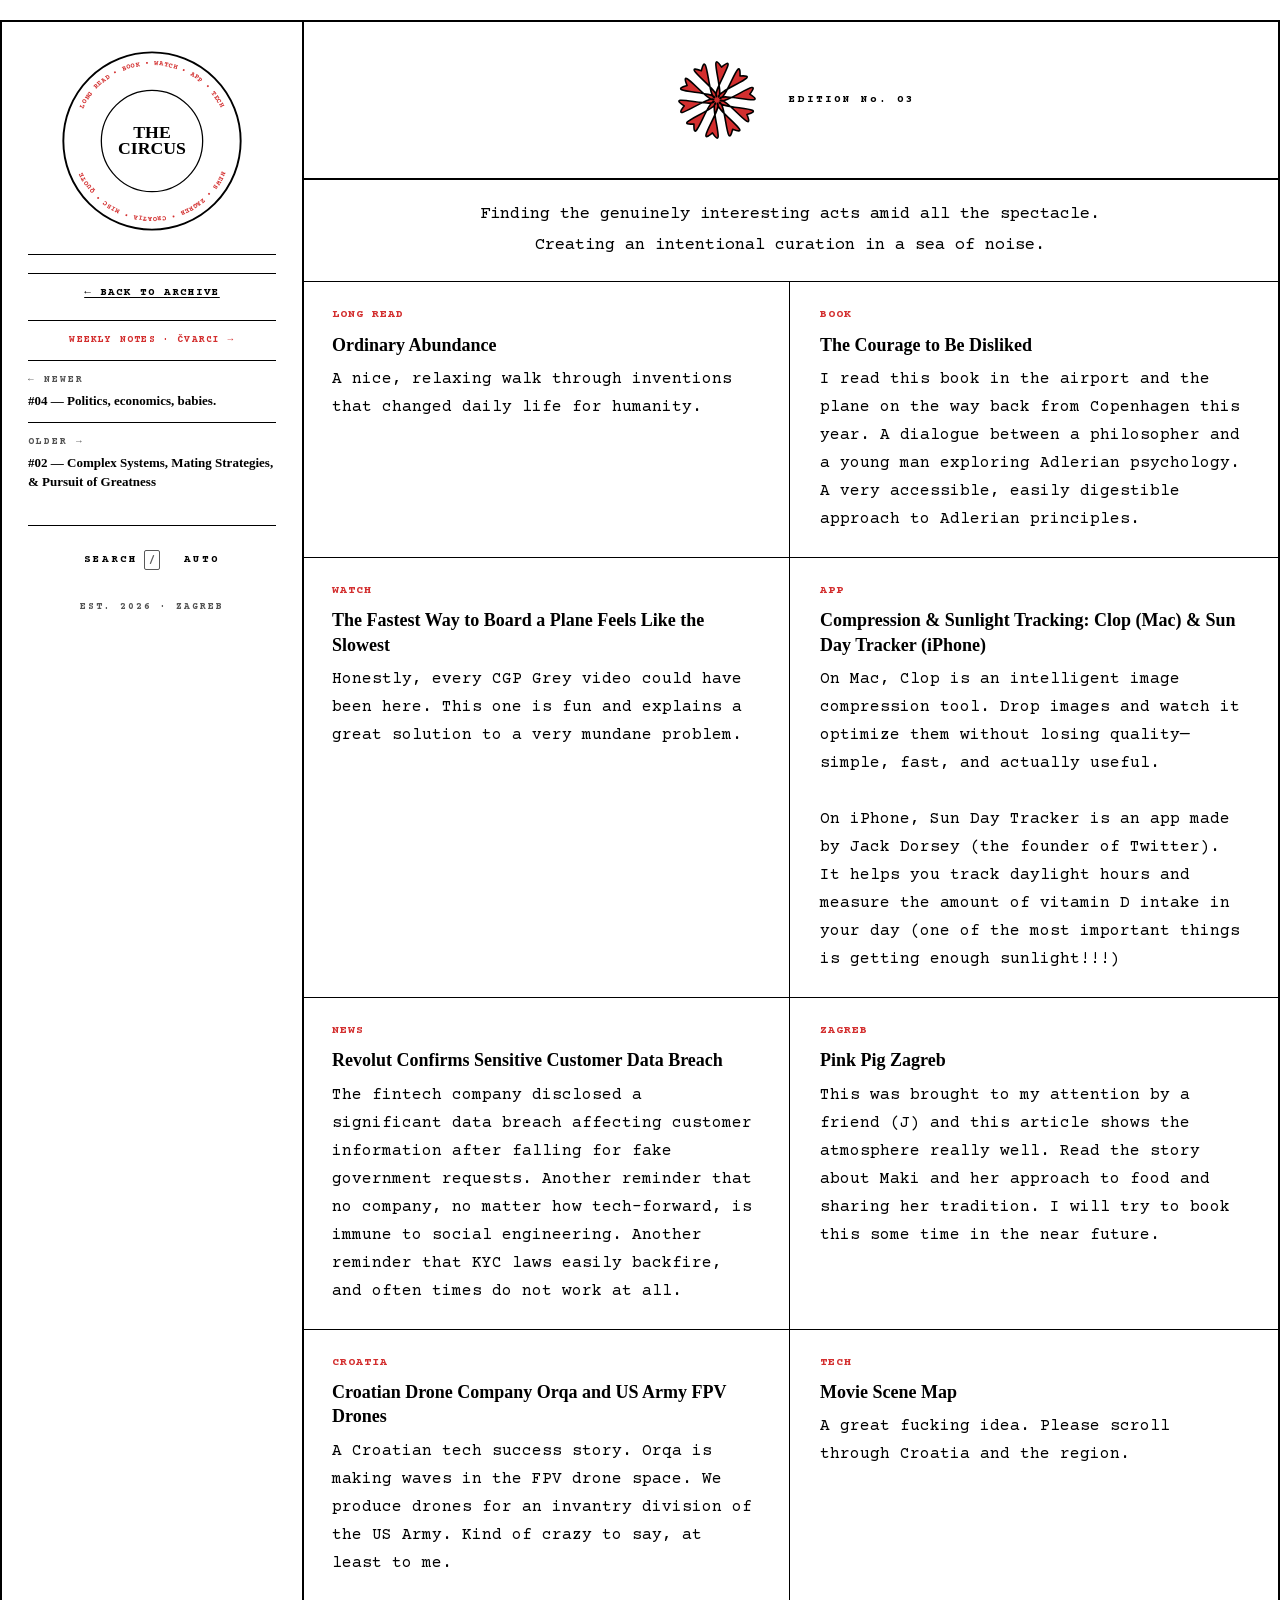
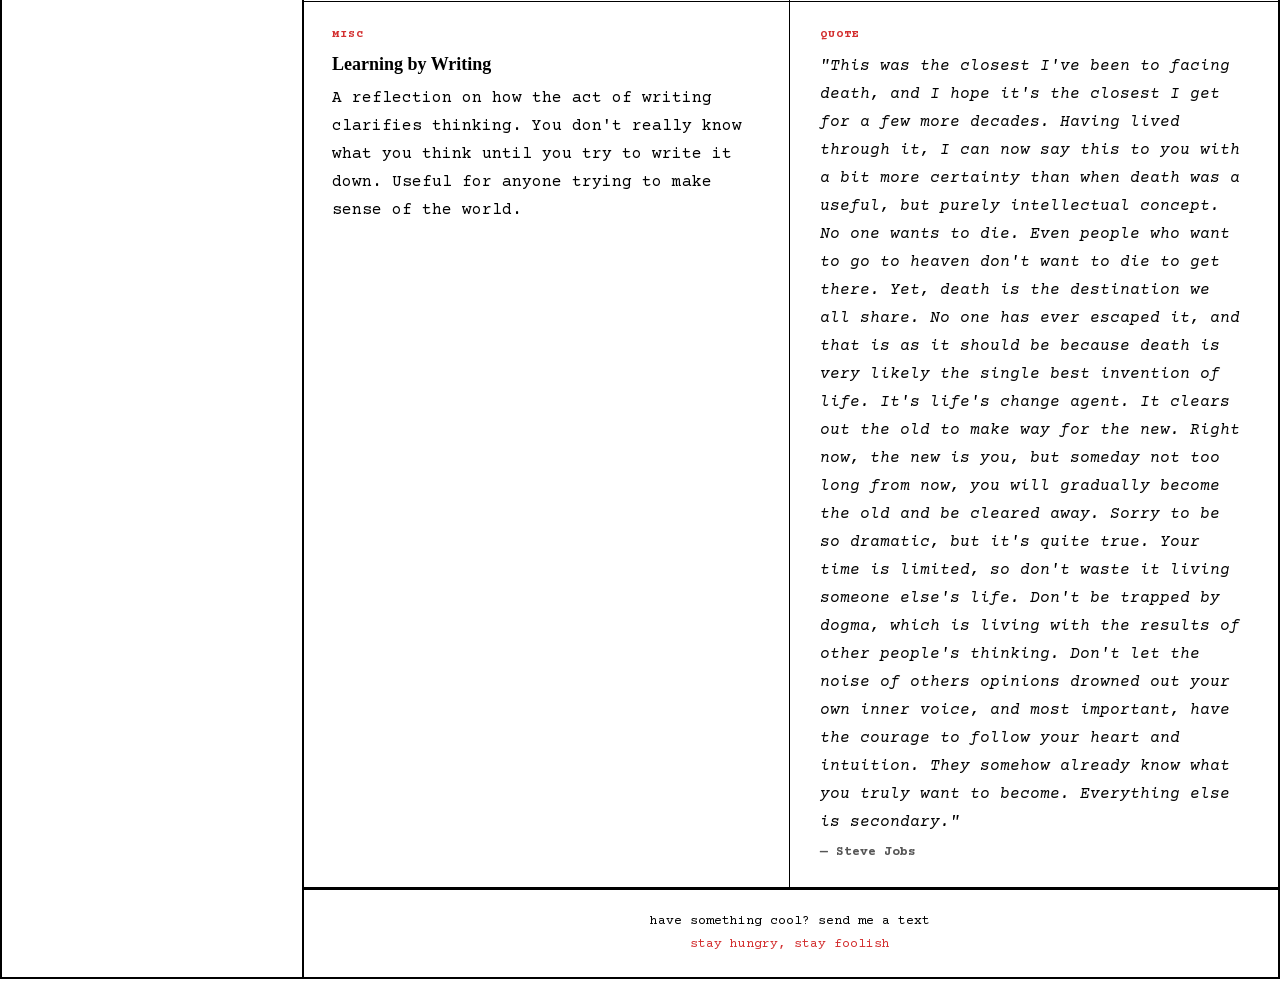
<file: editions/september-2026-1.html>
<!DOCTYPE html>
<html lang="en">
<head>
    <meta charset="UTF-8">
    <meta name="viewport" content="width=device-width, initial-scale=1.0">
    <script>
        (function () {
            var d = document.documentElement;
            d.classList.add('js');
            var mode = 'system';
            try { mode = localStorage.getItem('circus-theme') || 'system'; } catch (e) {}
            var dark = mode === 'dark' ||
                (mode === 'system' && window.matchMedia && window.matchMedia('(prefers-color-scheme: dark)').matches);
            d.setAttribute('data-theme', dark ? 'dark' : 'light');
            d.setAttribute('data-theme-mode', mode);
            window.setTimeout(function () {
                if (!d.hasAttribute('data-js-ready')) { d.classList.remove('js'); }
            }, 2000);
        })();
    </script>
    <meta name="color-scheme" content="light dark">
    <meta name="theme-color" content="#ffffff" media="(prefers-color-scheme: light)">
    <meta name="theme-color" content="#0e0e0e" media="(prefers-color-scheme: dark)">
    <title>#03 — Adler, movie maps and a very cool restaurant. — The Circus</title>
    <meta name="description" content="September 2026 edition of The Circus: #03 — Adler, movie maps and a very cool restaurant. Long reads, books, films, apps, tech, and Zagreb finds.">
    <link rel="icon" type="image/svg+xml" href="../assets/favicon.svg">
    <link rel="stylesheet" href="../assets/styles.css?v=20261118e">
    <script src="../assets/site.js?v=20261118b" defer></script>

    <meta property="og:type" content="article">
    <meta property="og:site_name" content="The Circus">
    <meta property="og:title" content="#03 — Adler, movie maps and a very cool restaurant.">
    <meta property="og:description" content="September 2026 edition of The Circus: #03 — Adler, movie maps and a very cool restaurant. Long reads, books, films, apps, tech, and Zagreb finds.">
    <meta name="twitter:card" content="summary">
    <meta name="twitter:title" content="#03 — Adler, movie maps and a very cool restaurant.">
    <meta name="twitter:description" content="September 2026 edition of The Circus: #03 — Adler, movie maps and a very cool restaurant. Long reads, books, films, apps, tech, and Zagreb finds.">
</head>
<body>

    <a class="skip-link" href="#main">Skip to content</a>

    <svg class="seal-sprite" aria-hidden="true" focusable="false" xmlns="http://www.w3.org/2000/svg">
    <symbol id="seal-september-1" viewBox="0 0 1000 1000"><g transform="translate(500 500) scale(1.06533) translate(-500 -500)"><g transform="translate(500, 500) rotate(61.866)"><g transform="scale(1.2)"><g transform="rotate(0) scale(1)"><path d="M 250 0 C 389.33965477701145 -125.4619886922859, 51.73605808091618 49.17730348712577, 23.776412907378838 7.7254248593736845 C 70.76104394667425 -9.375582306909752, 241.23769062206676 330.3489882107068, 202.25424859373686 146.9463130731183 C 388.7271039752881 127.34722621043328, 12.949656472186781 70.19496621032847, 14.694631307311829 20.225424859373685 C 62.757716104227775 34.00729265022364, 0.9911280170243373 409.0539023817761, 77.25424859373686 237.76412907378838 C 239.6340118033191 331.51412907378835, -30.783073766282914 64.4005376803361, 1.5308084989341915e-15 25 C 30.78307376628292 64.4005376803361, -239.6340118033191 331.51412907378835, -77.25424859373683 237.7641290737884 C -0.9911280170242946 409.0539023817761, -62.757716104227754 34.00729265022367, -14.694631307311825 20.225424859373685 C -12.949656472186781 70.19496621032847, -388.72710397528806 127.34722621043323, -202.25424859373683 146.94631307311832 C -241.23769062206654 330.3489882107069, -70.76104394667426 -9.37558230690972, -23.776412907378838 7.725424859373688 C -51.736058080916195 49.17730348712576, -389.3396547770114 -125.46198869228593, -250 3.061616997868383e-14 C -389.33965477701133 125.46198869228607, -51.7360580809162 -49.177303487125755, -23.77641290737884 -7.725424859373682 C -70.76104394667426 9.375582306909742, -241.23769062206668 -330.3489882107068, -202.25424859373686 -146.94631307311826 C -388.7271039752881 -127.34722621043306, -12.949656472186811 -70.19496621032846, -14.69463130731183 -20.225424859373682 C -62.75771610422777 -34.007292650223654, -0.9911280170243231 -409.053902381776, -77.25424859373689 -237.76412907378838 C -239.63401180331923 -331.51412907378824, 30.78307376628289 -64.40053768033611, -4.592425496802574e-15 -25 C -30.783073766282907 -64.4005376803361, 239.63401180331905 -331.5141290737884, 77.2542485937368 -237.7641290737884 C 0.9911280170240815 -409.05390238177597, 62.757716104227754 -34.007292650223675, 14.694631307311823 -20.22542485937369 C 12.949656472186785 -70.19496621032847, 388.72710397528806 -127.34722621043332, 202.25424859373683 -146.94631307311835 C 241.2376906220665 -330.3489882107069, 70.76104394667426 9.375582306909713, 23.776412907378838 -7.725424859373692 C 51.73605808091619 -49.17730348712577, 389.33965477701145 125.4619886922859, 250 0 Z"/></g></g></g></g></symbol>
</svg>

    <div class="page">
        <div class="container">
            <div class="shell">
                <aside class="rail">

            <header class="masthead">
                <svg class="masthead-svg" width="300" height="300" viewBox="0 0 300 300" xmlns="http://www.w3.org/2000/svg" aria-hidden="true" focusable="false">
                    <circle class="masthead-ring" cx="150" cy="150" r="140" stroke-width="3"/>
                    <circle class="masthead-ring masthead-ring--inner" cx="150" cy="150" r="80" stroke-width="2"/>
                    <circle class="masthead-disc" cx="150" cy="150" r="70"/>

                    <g class="spinning-ring">
                        <defs>
                            <path id="topCircle" d="M 30, 150 A 120, 120 0 0, 1 270, 150" fill="none"/>
                            <path id="bottomCircle" d="M 270, 150 A 120, 120 0 0, 1 30, 150" fill="none"/>
                        </defs>

                        <text class="masthead-arc">
                            <textPath href="#topCircle" startOffset="50%" text-anchor="middle">
                                LONG READ  •  BOOK  •  WATCH  •  APP  •  TECH
                            </textPath>
                        </text>

                        <text class="masthead-arc">
                            <textPath href="#bottomCircle" startOffset="50%" text-anchor="middle">
                                NEWS  •  ZAGREB  •  CROATIA  •  MISC •  QUOTE
                            </textPath>
                        </text>
                    </g>

                    <g class="wordmark">
                        <text class="masthead-word" x="150" y="145" text-anchor="middle">THE</text>
                        <text class="masthead-word" x="150" y="170" text-anchor="middle">CIRCUS</text>
                    </g>
                </svg>
            </header>

                <a class="rail-back" href="../index.html">← BACK TO ARCHIVE</a>
                <a class="rail-stream-link" href="../cvarci.html">WEEKLY NOTES · ČVARCI →</a>
                <nav class="edition-nav" data-edition-nav aria-label="Other editions"></nav>
                    <div class="rail-foot">
                        <button type="button" class="bar-btn" data-search-open aria-haspopup="dialog">SEARCH <kbd>/</kbd></button>
                        <button type="button" class="bar-btn" data-theme-toggle aria-label="Colour theme: auto">AUTO</button>
                    </div>
                <p class="rail-colophon">EST. 2026 · ZAGREB</p>
                </aside>

                <div class="content">

            <h1 class="visually-hidden">The Circus — #03 — Adler, movie maps and a very cool restaurant.</h1>

            <main id="main">

                <div class="edition-mark">
                    <svg class="seal-svg" viewBox="0 0 1000 1000" aria-hidden="true" focusable="false">
                    <use href="#seal-september-1"></use>
                    </svg>
                    <p class="edition-number">EDITION No. 03</p>
                </div>

                <div class="lede">
                    <p>Finding the genuinely interesting acts amid all the spectacle. Creating an intentional curation in a sea of noise.</p>
                </div>

            <div class="sections">
        <section class="section reveal">
            <p class="eyebrow">LONG READ</p>
            <h2 class="section-title"><a href="https://ordinaryabundance.com/?ueid=700e7a19033b3e05077d537e4201fb84&amp;utm_source=Sailthru&amp;utm_medium=email&amp;utm_campaign=2026-08-15%20Installer%20140&amp;utm_term=Installer" rel="noopener noreferrer" target="_blank">Ordinary Abundance</a></h2>
            <p class="copy">A nice, relaxing walk through inventions that changed daily life for humanity.</p>
        </section>
        <section class="section reveal">
            <p class="eyebrow">BOOK</p>
            <h2 class="section-title"><a href="https://www.goodreads.com/en/book/show/43306206-the-courage-to-be-disliked" rel="noopener noreferrer" target="_blank">The Courage to Be Disliked</a></h2>
            <p class="copy">I read this book in the airport and the plane on the way back from Copenhagen this year. A dialogue between a philosopher and a young man exploring Adlerian psychology. A very accessible, easily digestible approach to Adlerian principles.</p>
        </section>
        <section class="section reveal">
            <p class="eyebrow">WATCH</p>
            <h2 class="section-title"><a href="https://youtu.be/oAHbLRjF0vo?si=ZSr6WxQQoqIDxbMb" rel="noopener noreferrer" target="_blank">
                                    The Fastest Way to Board a Plane Feels Like the Slowest</a></h2>
            <p class="copy">Honestly, every CGP Grey video could have been here. This one is fun and explains a great solution to a very mundane problem.</p>
        </section>
        <section class="section reveal">
            <p class="eyebrow">APP</p>
            <h2 class="section-title">Compression &amp; Sunlight Tracking: <a href="https://lowtechguys.com/clop/" rel="noopener noreferrer" target="_blank">Clop (Mac)</a> &amp; <a href="https://apps.apple.com/hr/app/sun-day-tracker/id6748545544" rel="noopener noreferrer" target="_blank">Sun Day Tracker (iPhone)</a></h2>
            <p class="copy">On Mac, Clop is an intelligent image compression tool. Drop images and watch it optimize them without losing quality—simple, fast, and actually useful.<br/><br/>On iPhone, Sun Day Tracker is an app made by Jack Dorsey (the founder of Twitter). It helps you track daylight hours and measure the amount of vitamin D intake in your day (one of the most important things is getting enough sunlight!!!)</p>
        </section>
        <section class="section reveal">
            <p class="eyebrow">NEWS</p>
            <h2 class="section-title"><a href="https://www.reuters.com/legal/litigation/revolut-confirms-sensitive-customer-data-breach-falling-fake-government-requests-2026-09-12/" rel="noopener noreferrer" target="_blank">Revolut Confirms Sensitive Customer Data Breach</a></h2>
            <p class="copy">The fintech company disclosed a significant data breach affecting customer information after falling for fake government requests. Another reminder that no company, no matter how tech-forward, is immune to social engineering. Another reminder that KYC laws easily backfire, and often times do not work at all.</p>
        </section>
        <section class="section reveal">
            <p class="eyebrow">ZAGREB</p>
            <h2 class="section-title"><a href="https://vogueadria.com/hr/pink-pig-zagreb/" rel="noopener noreferrer" target="_blank">Pink Pig Zagreb</a></h2>
            <p class="copy">This was brought to my attention by a friend (J) and this article shows the atmosphere really well. Read the story about Maki and her approach to food and sharing her tradition. I will try to book this some time in the near future.</p>
        </section>
        <section class="section reveal">
            <p class="eyebrow">CROATIA</p>
            <h2 class="section-title"><a href="https://www.croatiaweek.com/croatian-drone-company-orqa-us-army-fpv-drones/" rel="noopener noreferrer" target="_blank">Croatian Drone Company Orqa and US Army FPV Drones</a></h2>
            <p class="copy">A Croatian tech success story. Orqa is making waves in the FPV drone space. We produce drones for an invantry division of the US Army. Kind of crazy to say, at least to me.</p>
        </section>
        <section class="section reveal">
            <p class="eyebrow">TECH</p>
            <h2 class="section-title"><a href="https://moviescenemap.com/" rel="noopener noreferrer" target="_blank">Movie Scene Map</a></h2>
            <p class="copy">A great fucking idea. Please scroll through Croatia and the region.</p>
        </section>
        <section class="section reveal">
            <p class="eyebrow">MISC</p>
            <h2 class="section-title"><a href="https://www.cold-takes.com/learning-by-writing/" rel="noopener noreferrer" target="_blank">Learning by Writing</a></h2>
            <p class="copy">A reflection on how the act of writing clarifies thinking. You don't really know what you think until you try to write it down. Useful for anyone trying to make sense of the world.</p>
        </section>
        <section class="section reveal">
            <p class="eyebrow">QUOTE</p>
            <blockquote class="quote"><p>"This was the closest I've been to facing death, and I hope it's the closest I get for a few more decades. Having lived through it, I can now say this to you with a bit more certainty than when death was a useful, but purely intellectual concept. No one wants to die. Even people who want to go to heaven don't want to die to get there. Yet, death is the destination we all share. No one has ever escaped it, and that is as it should be because death is very likely the single best invention of life. It's life's change agent. It clears out the old to make way for the new. Right now, the new is you, but someday not too long from now, you will gradually become the old and be cleared away. Sorry to be so dramatic, but it's quite true. Your time is limited, so don't waste it living someone else's life. Don't be trapped by dogma, which is living with the results of other people's thinking. Don't let the noise of others opinions drowned out your own inner voice, and most important, have the courage to follow your heart and intuition. They somehow already know what you truly want to become. Everything else is secondary."</p></blockquote>
            <p class="quote-attribution">— Steve Jobs</p>
        </section>
            </div>

            </main>

            <footer class="site-footer">
                <p>
                    have something cool? send me a text <br/><span class="accent">stay hungry, stay foolish</span>
                </p>
            </footer>

                </div>
            </div>
        </div>
    </div>

</body>
</html>
</file>
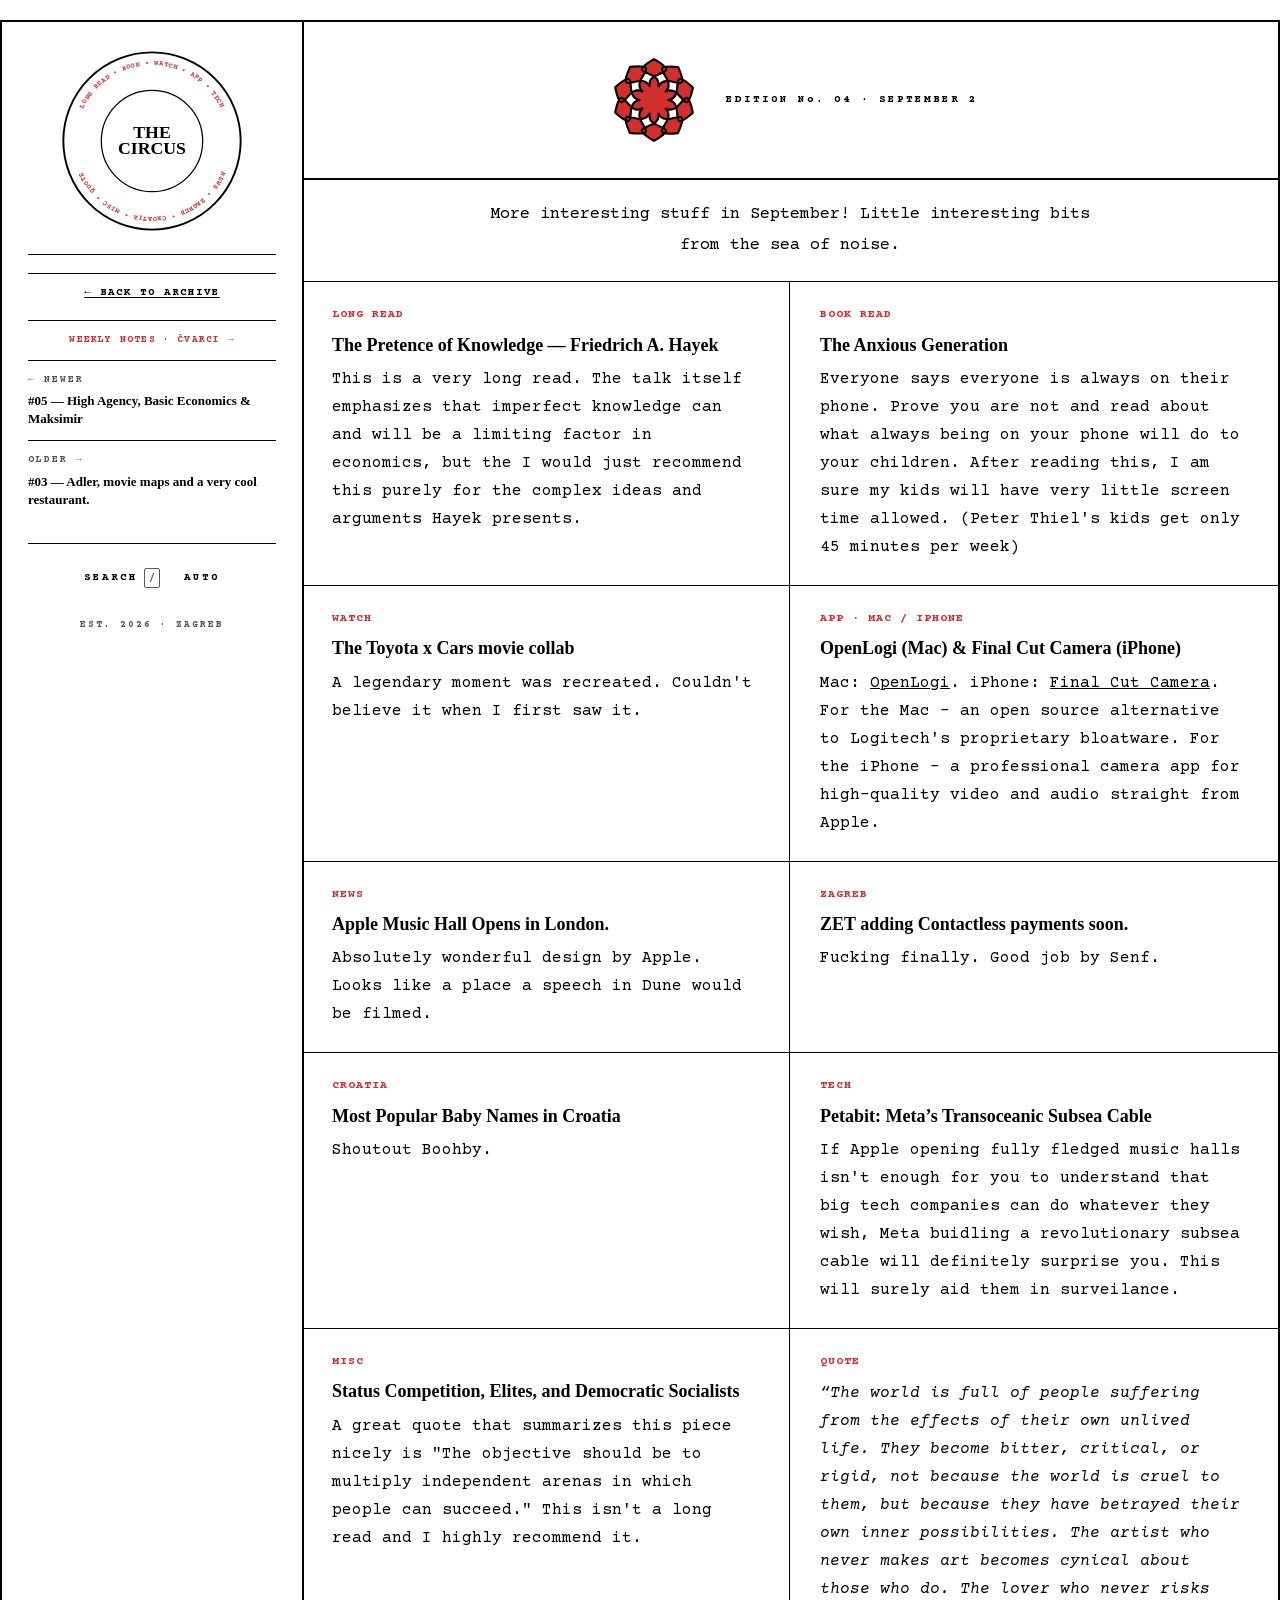
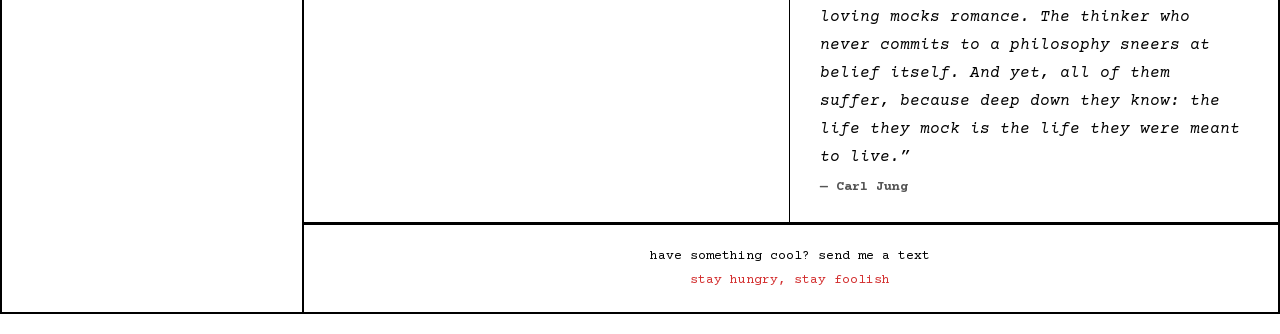
<file: editions/september-2026-2.html>
<!DOCTYPE html>
<html lang="en">
<head>
    <meta charset="UTF-8">
    <meta name="viewport" content="width=device-width, initial-scale=1.0">
    <script>
        (function () {
            var d = document.documentElement;
            d.classList.add('js');
            var mode = 'system';
            try { mode = localStorage.getItem('circus-theme') || 'system'; } catch (e) {}
            var dark = mode === 'dark' ||
                (mode === 'system' && window.matchMedia && window.matchMedia('(prefers-color-scheme: dark)').matches);
            d.setAttribute('data-theme', dark ? 'dark' : 'light');
            d.setAttribute('data-theme-mode', mode);
            window.setTimeout(function () {
                if (!d.hasAttribute('data-js-ready')) { d.classList.remove('js'); }
            }, 2000);
        })();
    </script>
    <meta name="color-scheme" content="light dark">
    <meta name="theme-color" content="#ffffff" media="(prefers-color-scheme: light)">
    <meta name="theme-color" content="#0e0e0e" media="(prefers-color-scheme: dark)">
    <title>#04 — Politics, economics, babies. — The Circus</title>
    <meta name="description" content="September 2026 edition of The Circus: Politics, economics, babies.. Long reads, books, films, apps, tech, and Zagreb finds.">
    <link rel="icon" type="image/svg+xml" href="../assets/favicon.svg">
    <link rel="stylesheet" href="../assets/styles.css?v=20261118e">
    <script src="../assets/site.js?v=20261118b" defer></script>

    <meta property="og:type" content="article">
    <meta property="og:site_name" content="The Circus">
    <meta property="og:title" content="#04 — Politics, economics, babies.">
    <meta property="og:description" content="September 2026 edition of The Circus: Politics, economics, babies.. Long reads, books, films, apps, tech, and Zagreb finds.">
    <meta name="twitter:card" content="summary">
    <meta name="twitter:title" content="#04 — Politics, economics, babies.">
    <meta name="twitter:description" content="September 2026 edition of The Circus: Politics, economics, babies.. Long reads, books, films, apps, tech, and Zagreb finds.">
</head>
<body>

    <a class="skip-link" href="#main">Skip to content</a>

    <svg class="seal-sprite" aria-hidden="true" focusable="false" xmlns="http://www.w3.org/2000/svg">
    <symbol id="seal-september-2" viewBox="0 0 1000 1000"><g transform="translate(500 500) scale(0.93387) translate(-500 -500)"><g transform="translate(500, 500) rotate(198.162)"><g transform="scale(1.83)"><g transform="rotate(0) scale(1)"><path d="M 230 0 C 128.7999999999999 -175.28354172597034, 179.92163440504103 41.24673481364343, 76.56004956175985 24.875868047183264 C 169.80388231807257 72.38597384492684, 1.1723080793754832 217.51410458581077, 186.07390870623792 135.1906080272688 C 207.23046967161088 -66.10062359526972, 121.3154374607163 139.12459269835546, 47.316712809544086 65.12586804718327 C 94.82681860728766 158.36970080349596, -126.90316568228437 176.6616725263708, 71.07390870623792 218.7429987478853 C 206.50594343327074 68.33048607126065, 16.37086676646017 183.86158484328118, 4.929203366568097e-15 80.5 C -16.37086676646013 183.86158484328118, -206.5059434332708 68.33048607126074, -71.07390870623789 218.74299874788534 C 126.90316568228437 176.66167252637075, -94.82681860728765 158.36970080349596, -47.31671280954408 65.12586804718327 C -121.31543746071628 139.12459269835549, -207.23046967161096 -66.1006235952697, -186.0739087062379 135.19060802726884 C -1.1723080793754264 217.51410458581068, -169.80388231807257 72.38597384492687, -76.56004956175985 24.875868047183275 C -179.921634405041 41.24673481364344, -128.8 -175.28354172597037, -230 2.8166876380389125e-14 C -128.7999999999999 175.28354172597037, -179.92163440504106 -41.2467348136434, -76.56004956175987 -24.875868047183257 C -169.80388231807257 -72.38597384492682, -1.1723080793754832 -217.51410458581077, -186.07390870623792 -135.1906080272688 C -207.23046967161085 66.10062359526972, -121.31543746071631 -139.12459269835546, -47.31671280954409 -65.12586804718326 C -94.82681860728769 -158.36970080349596, 126.90316568228434 -176.66167252637084, -71.07390870623794 -218.7429987478853 C -206.5059434332709 -68.33048607126076, -16.370866766460193 -183.86158484328115, -1.4787610099704288e-14 -80.5 C 16.370866766460125 -183.86158484328118, 206.50594343327077 -68.33048607126074, 71.07390870623786 -218.74299874788534 C -126.90316568228442 -176.6616725263709, 94.82681860728763 -158.36970080349596, 47.31671280954407 -65.12586804718327 C 121.31543746071625 -139.1245926983555, 207.230469671611 66.10062359526967, 186.0739087062379 -135.19060802726887 C 1.1723080793754832 -217.51410458581086, 169.80388231807257 -72.38597384492688, 76.56004956175985 -24.87586804718329 C 179.921634405041 -41.24673481364348, 128.7999999999999 175.28354172597034, 230 0 Z"/></g></g></g></g></symbol>
</svg>

    <div class="page">
        <div class="container">
            <div class="shell">
                <aside class="rail">

            <header class="masthead">
                <svg class="masthead-svg" width="300" height="300" viewBox="0 0 300 300" xmlns="http://www.w3.org/2000/svg" aria-hidden="true" focusable="false">
                    <circle class="masthead-ring" cx="150" cy="150" r="140" stroke-width="3"/>
                    <circle class="masthead-ring masthead-ring--inner" cx="150" cy="150" r="80" stroke-width="2"/>
                    <circle class="masthead-disc" cx="150" cy="150" r="70"/>

                    <g class="spinning-ring">
                        <defs>
                            <path id="topCircle" d="M 30, 150 A 120, 120 0 0, 1 270, 150" fill="none"/>
                            <path id="bottomCircle" d="M 270, 150 A 120, 120 0 0, 1 30, 150" fill="none"/>
                        </defs>

                        <text class="masthead-arc">
                            <textPath href="#topCircle" startOffset="50%" text-anchor="middle">
                                LONG READ  •  BOOK  •  WATCH  •  APP  •  TECH
                            </textPath>
                        </text>

                        <text class="masthead-arc">
                            <textPath href="#bottomCircle" startOffset="50%" text-anchor="middle">
                                NEWS  •  ZAGREB  •  CROATIA  •  MISC •  QUOTE
                            </textPath>
                        </text>
                    </g>

                    <g class="wordmark">
                        <text class="masthead-word" x="150" y="145" text-anchor="middle">THE</text>
                        <text class="masthead-word" x="150" y="170" text-anchor="middle">CIRCUS</text>
                    </g>
                </svg>
            </header>

                <a class="rail-back" href="../index.html">← BACK TO ARCHIVE</a>
                <a class="rail-stream-link" href="../cvarci.html">WEEKLY NOTES · ČVARCI →</a>
                <nav class="edition-nav" data-edition-nav aria-label="Other editions"></nav>
                    <div class="rail-foot">
                        <button type="button" class="bar-btn" data-search-open aria-haspopup="dialog">SEARCH <kbd>/</kbd></button>
                        <button type="button" class="bar-btn" data-theme-toggle aria-label="Colour theme: auto">AUTO</button>
                    </div>
                <p class="rail-colophon">EST. 2026 · ZAGREB</p>
                </aside>

                <div class="content">

            <h1 class="visually-hidden">The Circus — #04 — Politics, economics, babies.</h1>

            <main id="main">

                <div class="edition-mark">
                    <svg class="seal-svg" viewBox="0 0 1000 1000" aria-hidden="true" focusable="false">
                    <use href="#seal-september-2"></use>
                    </svg>
                    <p class="edition-number">EDITION No. 04 · SEPTEMBER 2</p>
                </div>

                <div class="lede">
                    <p>More interesting stuff in September! Little interesting bits from the sea of noise.</p>
                </div>

            <div class="sections">
        <section class="section reveal">
            <p class="eyebrow">LONG READ</p>
            <h2 class="section-title"><a href="https://www.nobelprize.org/prizes/economic-sciences/1974/hayek/lecture/" rel="noopener noreferrer" target="_blank">The Pretence of Knowledge — Friedrich A. Hayek</a></h2>
            <p class="copy">This is a very long read. The talk itself emphasizes that imperfect knowledge can and will be a limiting factor in economics, but the I would just recommend this purely for the complex ideas and arguments Hayek presents.</p>
        </section>
        <section class="section reveal">
            <p class="eyebrow">BOOK READ</p>
            <h2 class="section-title"><a href="https://www.goodreads.com/en/book/show/171681821-the-anxious-generation" rel="noopener noreferrer" target="_blank">The Anxious Generation</a></h2>
            <p class="copy">Everyone says everyone is always on their phone. Prove you are not and read about what always being on your phone will do to your children. After reading this, I am sure my kids will have very little screen time allowed. (Peter Thiel's kids get only 45 minutes per week)</p>
        </section>
        <section class="section reveal">
            <p class="eyebrow">WATCH</p>
            <h2 class="section-title"><a href="https://www.youtube.com/watch?v=9TtjhysLau0" rel="noopener noreferrer" target="_blank">The Toyota x Cars movie collab</a></h2>
            <p class="copy">A legendary moment was recreated. Couldn't believe it when I first saw it.</p>
        </section>
        <section class="section reveal">
            <p class="eyebrow">APP · MAC / IPHONE</p>
            <h2 class="section-title">OpenLogi (Mac) &amp; Final Cut Camera (iPhone)</h2>
            <p class="copy">Mac: <a href="https://openlogi.org/" rel="noopener noreferrer" target="_blank">OpenLogi</a>. iPhone: <a href="https://apps.apple.com/us/app/final-cut-camera/id6469552837" rel="noopener noreferrer" target="_blank">Final Cut Camera</a>. For the Mac - an open source alternative to Logitech's proprietary bloatware. For the iPhone - a professional camera app for high-quality video and audio straight from Apple.</p>
        </section>
        <section class="section reveal">
            <p class="eyebrow">NEWS</p>
            <h2 class="section-title"><a href="https://www.apple.com/newsroom/2026/09/apple-opens-apple-music-hall-a-state-of-the-art-live-music-venue-in-london/" rel="noopener noreferrer" target="_blank">Apple Music Hall Opens in London.</a></h2>
            <p class="copy">Absolutely wonderful design by Apple. Looks like a place a speech in Dune would be filmed.</p>
        </section>
        <section class="section reveal">
            <p class="eyebrow">ZAGREB</p>
            <h2 class="section-title"><a href="https://www.croatiaweek.com/zagreb-zet-contactless-bank-card-tickets/" rel="noopener noreferrer" target="_blank">ZET adding Contactless payments soon.</a></h2>
            <p class="copy">Fucking finally. Good job by Senf.</p>
        </section>
        <section class="section reveal">
            <p class="eyebrow">CROATIA</p>
            <h2 class="section-title"><a href="https://www.index.hr/mame/clanak/objavljena-najpopularnija-imena-za-bebe-u-hrvatskoj-luka-vise-nije-prvi/2837513.aspx" rel="noopener noreferrer" target="_blank">Most Popular Baby Names in Croatia</a></h2>
            <p class="copy">Shoutout Boohby.</p>
        </section>
        <section class="section reveal">
            <p class="eyebrow">TECH</p>
            <h2 class="section-title"><a href="https://engineering.fb.com/2026/09/21/connectivity/petal-petabit-transoceanic-subsea-cable/" rel="noopener noreferrer" target="_blank">Petabit: Meta’s Transoceanic Subsea Cable</a></h2>
            <p class="copy">If Apple opening fully fledged music halls isn't enough for you to understand that big tech companies can do whatever they wish, Meta buidling a revolutionary subsea cable will definitely surprise you. This will surely aid them in surveilance.</p>
        </section>
        <section class="section reveal">
            <p class="eyebrow">MISC</p>
            <h2 class="section-title"><a href="https://thedispatch.com/article/status-competition-elites-democratic-socialists/" rel="noopener noreferrer" target="_blank">Status Competition, Elites, and Democratic Socialists</a></h2>
            <p class="copy">A great quote that summarizes this piece nicely is "The objective should be to multiply independent arenas in which people can succeed." This isn't a long read and I highly recommend it.</p>
        </section>
        <section class="section reveal">
            <p class="eyebrow">QUOTE</p>
            <blockquote class="quote"><p>“The world is full of people suffering from the effects of their own unlived life. They become bitter, critical, or rigid, not because the world is cruel to them, but because they have betrayed their own inner possibilities. The artist who never makes art becomes cynical about those who do. The lover who never risks loving mocks romance. The thinker who never commits to a philosophy sneers at belief itself. And yet, all of them suffer, because deep down they know: the life they mock is the life they were meant to live.”</p></blockquote>
            <p class="quote-attribution">— Carl Jung</p>
        </section>
            </div>

            </main>

            <footer class="site-footer">
                <p>
                    have something cool? send me a text <br/><span class="accent">stay hungry, stay foolish</span>
                </p>
            </footer>

                </div>
            </div>
        </div>
    </div>

</body>
</html>
</file>
<file: assets/styles.css>
/* ============================================================
   THE CIRCUS — shared design system
   1. Fonts        4. Base          7. Archive       10. Edition page
   2. Tokens       5. Layout        8. List          11. Footer
   3. Theme        6. Masthead      9. Seals         12. Search
                                                    13. Utilities
   ============================================================ */

/* ---------- 1. fonts ---------- */

@font-face {
    font-family: "Courier Prime";
    font-style: normal;
    font-weight: 400;
    font-display: swap;
    src: url("[data-uri]") format("woff2");
}

@font-face {
    font-family: "Courier Prime";
    font-style: italic;
    font-weight: 400;
    font-display: swap;
    src: url("[data-uri]") format("woff2");
}

@font-face {
    font-family: "Courier Prime";
    font-style: normal;
    font-weight: 700;
    font-display: swap;
    src: url("[data-uri]") format("woff2");
}

/* ---------- 2. tokens ---------- */

:root {
    /* light palette */
    --l-bg: #ffffff;
    --l-panel: #ffffff;
    --l-ink: #000000;
    --l-ink-strong: #000000;
    --l-ink-soft: #555555;
    --l-accent: #d32f2f;
    --l-rule: #000000;
    --l-rule-dashed: #dddddd;
    --l-border: #000000;
    --l-bar-bg: #000000;
    --l-bar-ink: #ffffff;
    --l-bar-soft: #fafafa;
    --l-hover: #f9f9f9;
    --l-tool-idle: #6b6b6b;
    --l-toggle-idle: #888888;
    --l-spine: #000000;
    --l-spine-opacity: 0.15;
    --l-seal-stroke: #000000;
    --l-seal-glow: rgba(211, 47, 47, 0.5);
    --l-overlay: rgba(0, 0, 0, 0.55);

    /* dark palette */
    --d-bg: #0e0e0e;
    --d-panel: #141414;
    --d-ink: #e6e6e6;
    --d-ink-strong: #f0f0f0;
    --d-ink-soft: #9a9a9a;
    --d-accent: #ff5252;
    --d-rule: #262626;
    --d-rule-dashed: #333333;
    --d-border: #2e2e2e;
    --d-bar-bg: #000000;
    --d-bar-ink: #ffffff;
    --d-bar-soft: #1a1a1a;
    --d-hover: #1c1c1c;
    --d-tool-idle: #8a8a8a;
    --d-toggle-idle: #8a8a8a;
    --d-spine: #ffffff;
    --d-spine-opacity: 0.12;
    --d-seal-stroke: #000000;
    --d-seal-glow: rgba(255, 82, 82, 0.5);
    --d-overlay: rgba(0, 0, 0, 0.65);

    /* active palette (light by default) */
    --bg: var(--l-bg);
    --panel: var(--l-panel);
    --ink: var(--l-ink);
    --ink-strong: var(--l-ink-strong);
    --ink-soft: var(--l-ink-soft);
    --accent: var(--l-accent);
    --rule: var(--l-rule);
    --rule-dashed: var(--l-rule-dashed);
    --container-border: var(--l-border);
    --bar-bg: var(--l-bar-bg);
    --bar-ink: var(--l-bar-ink);
    --bar-soft: var(--l-bar-soft);
    --hover: var(--l-hover);
    --tool-idle: var(--l-tool-idle);
    --toggle-idle: var(--l-toggle-idle);
    --spine: var(--l-spine);
    --spine-opacity: var(--l-spine-opacity);
    --seal-fill: var(--accent);
    --seal-stroke: var(--l-seal-stroke);
    --seal-glow: var(--l-seal-glow);
    --overlay: var(--l-overlay);

    color-scheme: light;

    /* type */
    --mono: "Courier Prime", "Courier New", Courier, monospace;
    --serif: Georgia, "Times New Roman", serif;

    --fs-eyebrow: clamp(10.5px, 0.6rem + 0.15vw, 12px);
    --fs-meta: clamp(11.5px, 0.66rem + 0.2vw, 13px);
    --fs-copy: clamp(14px, 0.82rem + 0.3vw, 16px);
    --fs-lede: clamp(15px, 0.85rem + 0.35vw, 17px);
    --fs-title: clamp(16px, 0.92rem + 0.35vw, 18px);
    --fs-hero: clamp(20px, 1.1rem + 0.7vw, 28px);
    --fs-seal-title: clamp(13px, 0.76rem + 0.2vw, 14.5px);

    --container: 720px;
    --rail: 300px;
}

/* ---------- 3. theme ---------- */

:root[data-theme="dark"] {
    --bg: var(--d-bg);
    --panel: var(--d-panel);
    --ink: var(--d-ink);
    --ink-strong: var(--d-ink-strong);
    --ink-soft: var(--d-ink-soft);
    --accent: var(--d-accent);
    --rule: var(--d-rule);
    --rule-dashed: var(--d-rule-dashed);
    --container-border: var(--d-border);
    --bar-bg: var(--d-bar-bg);
    --bar-ink: var(--d-bar-ink);
    --bar-soft: var(--d-bar-soft);
    --hover: var(--d-hover);
    --tool-idle: var(--d-tool-idle);
    --toggle-idle: var(--d-toggle-idle);
    --spine: var(--d-spine);
    --spine-opacity: var(--d-spine-opacity);
    --seal-stroke: var(--d-seal-stroke);
    --seal-glow: var(--d-seal-glow);
    --overlay: var(--d-overlay);

    color-scheme: dark;
}

/* no-JS fallback so the site still follows the OS setting */
@media (prefers-color-scheme: dark) {
    :root:not([data-theme]) {
        --bg: var(--d-bg);
        --panel: var(--d-panel);
        --ink: var(--d-ink);
        --ink-strong: var(--d-ink-strong);
        --ink-soft: var(--d-ink-soft);
        --accent: var(--d-accent);
        --rule: var(--d-rule);
        --rule-dashed: var(--d-rule-dashed);
        --container-border: var(--d-border);
        --bar-bg: var(--d-bar-bg);
        --bar-ink: var(--d-bar-ink);
        --bar-soft: var(--d-bar-soft);
        --hover: var(--d-hover);
        --tool-idle: var(--d-tool-idle);
        --toggle-idle: var(--d-toggle-idle);
        --spine: var(--d-spine);
        --spine-opacity: var(--d-spine-opacity);
        --seal-stroke: var(--d-seal-stroke);
        --overlay: var(--d-overlay);

        color-scheme: dark;
    }
}

/* ---------- 4. base ---------- */

*,
*::before,
*::after {
    box-sizing: border-box;
}

html {
    -webkit-text-size-adjust: 100%;
}

body {
    margin: 0;
    padding: 0;
    background-color: var(--bg);
    color: var(--ink);
    font-family: var(--mono);
    font-size: var(--fs-copy);
    line-height: 1.6;
}

img,
svg {
    max-width: 100%;
}

a {
    color: inherit;
}

button {
    font: inherit;
}

:focus-visible {
    outline: 2px solid var(--accent);
    outline-offset: 2px;
}

.visually-hidden {
    position: absolute !important;
    width: 1px;
    height: 1px;
    margin: -1px;
    padding: 0;
    overflow: hidden;
    clip: rect(0 0 0 0);
    white-space: nowrap;
    border: 0;
}

.seal-sprite {
    position: absolute;
    width: 0;
    height: 0;
    overflow: hidden;
}

.skip-link {
    position: absolute;
    left: -9999px;
    top: 0;
    z-index: 30;
    padding: 12px 16px;
    background-color: var(--accent);
    color: #ffffff;
    font-size: 12px;
    font-weight: bold;
    letter-spacing: 1px;
    text-decoration: none;
}

.skip-link:focus {
    left: 8px;
    top: 8px;
}

/* ---------- 5. layout ---------- */

.page {
    padding: 20px 0;
}

.container {
    width: 100%;
    max-width: var(--container);
    margin: 0 auto;
    background-color: var(--panel);
    border: 2px solid var(--container-border);
}

/* desktop shell: a sticky masthead rail beside the editorial column */
.shell {
    position: relative;
    display: grid;
    grid-template-columns: var(--rail) minmax(0, 1fr);
    align-items: start;
}

.shell::before {
    content: "";
    position: absolute;
    top: 0;
    bottom: 0;
    left: var(--rail);
    width: 2px;
    background-color: var(--rule);
}

.content {
    min-width: 0;
}

.rail {
    position: sticky;
    top: 20px;
    align-self: start;
    padding: 0 26px 26px;
    background-color: var(--panel);
}

.rail .masthead {
    padding: 24px 0 18px;
    border-bottom: 1px solid var(--rule);
}

.rail .masthead-svg {
    width: 190px;
    height: 190px;
}

.rail-desc {
    margin: 18px 0 0;
    color: var(--ink-soft);
    font-size: 11.5px;
    line-height: 1.75;
    text-align: center;
}

.rail-back {
    display: block;
    margin: 18px 0 0;
    padding: 10px 0;
    border-top: 1px solid var(--rule);
    color: var(--ink-strong);
    font-size: 11px;
    font-weight: bold;
    letter-spacing: 1px;
    text-align: center;
    text-decoration: underline;
    text-underline-offset: 2px;
}

.rail .edition-nav {
    display: block;
    margin: 0;
    border-bottom: 0;
}

.rail .edition-nav-link {
    padding: 12px 0;
    border-top: 1px solid var(--rule);
}

.rail .edition-nav-link + .edition-nav-link {
    border-left: 0;
    text-align: left;
}

.rail .edition-nav-dir {
    font-size: 9.5px;
}

.rail .edition-nav-title {
    font-size: 13px;
}

.rail-foot {
    display: flex;
    flex-wrap: wrap;
    justify-content: center;
    gap: 4px 16px;
    margin-top: 22px;
    padding-top: 12px;
    border-top: 1px solid var(--rule);
}

.rail .bar-btn {
    color: var(--ink);
}

.rail .bar-btn:hover {
    color: var(--accent);
}

.rail-colophon {
    margin: 18px 0 0;
    color: var(--ink-soft);
    font-size: 9.5px;
    font-weight: bold;
    letter-spacing: 2px;
    text-align: center;
}

/* ---------- 6. masthead ---------- */

.masthead {
    padding: 26px 0 22px;
    border-bottom: 2px solid var(--rule);
    text-align: center;
}

.masthead-svg {
    display: block;
    width: 220px;
    height: 220px;
    margin: 0 auto;
}

.masthead-ring {
    fill: none;
    stroke: var(--ink);
    transition: stroke 0.3s ease;
}

.masthead-disc {
    fill: var(--panel);
}

.masthead-arc {
    fill: var(--accent);
    font-family: var(--mono);
    font-size: 11px;
    font-weight: bold;
    letter-spacing: 1px;
}

.masthead-word {
    fill: var(--ink);
    font-family: var(--serif);
    font-size: 28px;
    font-weight: bold;
}

.wordmark {
    transform-box: view-box;
    transform-origin: 50% 50%;
    transition: transform 0.5s cubic-bezier(0.2, 0.8, 0.2, 1);
}

.masthead:hover .wordmark,
.masthead:focus-within .wordmark {
    transform: rotate(-3deg);
}

.spinning-ring {
    animation: spin 8s linear infinite;
    transform-origin: center;
}

.masthead:hover .spinning-ring,
.masthead:focus-within .spinning-ring {
    animation-play-state: paused;
}

.masthead:hover .masthead-ring--inner {
    stroke: var(--accent);
}

@keyframes spin {
    from { transform: rotate(0deg); }
    to { transform: rotate(360deg); }
}

/* ---------- 7. archive chrome ---------- */

.marquee {
    overflow: hidden;
    border-bottom: 2px solid var(--rule);
    background-color: var(--bar-soft);
    cursor: grab;
}

.marquee.is-dragging {
    cursor: grabbing;
}

.marquee-track {
    display: flex;
    width: max-content;
}

.marquee-group {
    display: inline-flex;
    gap: 26px;
    padding: 11px 0 11px 26px;
    font-size: 10.5px;
    font-weight: bold;
    letter-spacing: 2px;
    color: var(--ink-soft);
    white-space: nowrap;
}

.marquee-sep {
    color: var(--accent);
}

@media (prefers-reduced-motion: reduce) {
    .marquee {
        overflow-x: auto;
    }
}

.hero {
    display: grid;
    grid-template-columns: minmax(0, 1fr) 150px;
    gap: 24px;
    align-items: center;
    padding: 24px 30px;
    border-bottom: 2px solid var(--rule);
}

.hero-eyebrow {
    margin: 0 0 8px;
    color: var(--accent);
    font-size: var(--fs-eyebrow);
    font-weight: bold;
    letter-spacing: 2px;
}

.hero-title {
    margin: 0 0 8px;
    font-family: var(--serif);
    font-size: var(--fs-hero);
    font-weight: bold;
    line-height: 1.2;
}

.hero-title a {
    color: var(--ink-strong);
    text-decoration: none;
}

.hero-title a:hover {
    text-decoration: underline;
    text-underline-offset: 3px;
}

.hero-meta {
    margin: 0 0 16px;
    color: var(--ink-soft);
    font-size: var(--fs-meta);
    letter-spacing: 1px;
}

.hero-seal {
    width: 150px;
    height: 150px;
    justify-self: center;
    fill: var(--seal-fill);
    stroke: var(--seal-stroke);
    stroke-width: 12;
    stroke-linejoin: round;
}

.btn {
    display: inline-flex;
    align-items: center;
    min-height: 44px;
    padding: 10px 18px;
    border: 2px solid var(--ink-strong);
    color: var(--ink-strong);
    font-size: 11px;
    font-weight: bold;
    letter-spacing: 2px;
    text-decoration: none;
    transition: background-color 0.2s ease, color 0.2s ease;
}

.btn:hover,
.btn:focus-visible {
    background-color: var(--ink-strong);
    color: var(--panel);
}

.archive-bar {
    display: flex;
    flex-wrap: wrap;
    align-items: center;
    justify-content: space-between;
    gap: 8px 12px;
    padding: 8px 30px;
    background-color: var(--bar-bg);
    border-bottom: 1px solid var(--rule);
}

.archive-bar h2 {
    margin: 0;
    color: var(--bar-ink);
    font-size: 12px;
    font-weight: bold;
    letter-spacing: 2px;
}

.archive-tools {
    display: flex;
    flex-wrap: wrap;
    align-items: center;
    gap: 14px;
}

.view-toggle {
    display: flex;
    align-items: center;
    gap: 12px;
}

.view-toggle-btn,
.bar-btn {
    display: inline-flex;
    align-items: center;
    gap: 6px;
    min-height: 44px;
    padding: 10px 4px 8px;
    appearance: none;
    background: none;
    border: 0;
    border-bottom: 2px solid transparent;
    color: var(--toggle-idle);
    cursor: pointer;
    font-size: 11px;
    font-weight: bold;
    letter-spacing: 2px;
    transition: color 0.2s ease, border-color 0.2s ease;
}

.view-toggle-btn:hover,
.bar-btn:hover {
    color: var(--bar-ink);
}

.view-toggle-btn[aria-pressed="true"] {
    color: var(--bar-ink);
    border-bottom-color: var(--accent);
}

.bar-btn kbd {
    padding: 1px 4px;
    border: 1px solid currentColor;
    border-radius: 2px;
    font-family: inherit;
    font-size: 10px;
    letter-spacing: 0;
    opacity: 0.65;
}

.view-toggle-divider {
    color: var(--toggle-idle);
    font-size: 11px;
}

/* ---------- 8. edition list ---------- */

.edition-list {
    margin: 0;
    padding: 0;
    list-style: none;
}

.edition {
    display: grid;
    grid-template-columns: 80px minmax(0, 1fr);
    gap: 15px;
    align-items: center;
    padding: 20px 30px;
    border-bottom: 1px solid var(--rule);
    color: var(--ink);
    text-decoration: none;
    transition: background-color 0.2s ease;
}

.edition:hover {
    background-color: var(--hover);
}

.edition-seal {
    display: block;
    width: 66px;
    height: 66px;
    margin: 0 auto;
    fill: var(--seal-fill);
    stroke: var(--seal-stroke);
    stroke-width: 12;
    stroke-linejoin: round;
}

.edition-body {
    min-width: 0;
}

.edition-eyebrow {
    display: block;
    margin: 0 0 5px;
    color: var(--accent);
    font-size: var(--fs-eyebrow);
    font-weight: bold;
    letter-spacing: 1px;
}

.edition-title {
    display: block;
    margin: 5px 0;
    color: var(--ink-strong);
    font-family: var(--serif);
    font-size: var(--fs-title);
    font-weight: bold;
    line-height: 1.35;
    text-decoration: underline;
    text-underline-offset: 2px;
}

.edition-meta {
    display: block;
    color: var(--ink-soft);
    font-size: var(--fs-meta);
    line-height: 1.5;
}

.badge {
    display: inline-block;
    margin-left: 8px;
    padding: 2px 6px;
    border: 1px solid var(--accent);
    color: var(--accent);
    font-size: 9px;
    letter-spacing: 2px;
    vertical-align: 1px;
}

/* ---------- 9. seal gallery ---------- */

.seal-view[hidden] {
    display: none;
}

.seal-view {
    position: relative;
    padding: 55px 30px 45px;
}

.seal-spine {
    position: absolute;
    top: 0;
    bottom: 0;
    left: 50%;
    width: 1px;
    background-color: var(--spine);
    opacity: var(--spine-opacity);
}

.seal-item {
    position: relative;
    display: flex;
    flex-direction: column;
    align-items: center;
    max-width: 260px;
    margin: 0 auto 60px;
    text-decoration: none;
    perspective: 700px;
}

.seal-item:last-child {
    margin-bottom: 0;
}

.seal-item .seal-svg {
    display: block;
    width: 130px;
    height: 130px;
    fill: var(--seal-fill);
    stroke: var(--seal-stroke);
    stroke-width: 12;
    stroke-linejoin: round;
    transform: rotate(var(--rot, 0deg)) rotateX(var(--rx, 0deg)) rotateY(var(--ry, 0deg)) scale(var(--s, 1));
    transition: transform 0.35s ease, filter 0.35s ease;
}

.seal-item.is-tilting .seal-svg {
    transition: transform 0.08s linear;
}

.seal-item:hover .seal-svg,
.seal-item:focus-visible .seal-svg {
    --s: 1.18;
    --rot: -6deg;
    filter: drop-shadow(0 0 16px var(--seal-glow));
}

.seal-label {
    margin-top: 16px;
    text-align: center;
}

.seal-eyebrow {
    display: block;
    margin-bottom: 6px;
    color: var(--accent);
    font-size: 10px;
    font-weight: bold;
    letter-spacing: 2px;
}

.seal-title {
    display: block;
    color: var(--ink-strong);
    font-family: var(--serif);
    font-size: var(--fs-seal-title);
    font-weight: bold;
    line-height: 1.4;
}

/* ---------- 10. edition page ---------- */

.edition-mark {
    padding: 20px 0 15px;
    border-bottom: 2px solid var(--rule);
    text-align: center;
}

.edition-mark .seal-svg {
    display: block;
    width: 90px;
    height: 90px;
    margin: 0 auto;
    fill: var(--seal-fill);
    stroke: var(--seal-stroke);
    stroke-width: 12;
    stroke-linejoin: round;
}

.edition-number {
    margin: 8px 0 0;
    color: var(--ink);
    font-size: 10px;
    font-weight: bold;
    letter-spacing: 2px;
}

.edition-nav {
    display: grid;
    grid-auto-flow: column;
    grid-auto-columns: 1fr;
    border-bottom: 2px solid var(--rule);
}

.edition-nav:empty {
    display: none;
}

.edition-nav-link {
    display: block;
    padding: 16px 30px;
    color: var(--ink);
    text-decoration: none;
    transition: background-color 0.2s ease;
}

.edition-nav-link + .edition-nav-link {
    border-left: 1px solid var(--rule);
    text-align: right;
}

.edition-nav-link:hover {
    background-color: var(--hover);
}

.edition-nav-dir {
    display: block;
    margin-bottom: 4px;
    color: var(--ink-soft);
    font-size: 10px;
    font-weight: bold;
    letter-spacing: 2px;
}

.edition-nav-title {
    display: block;
    color: var(--ink-strong);
    font-family: var(--serif);
    font-size: 13px;
    font-weight: bold;
    line-height: 1.4;
}

.lede {
    padding: 20px 30px;
    border-bottom: 1px solid var(--rule);
}

.lede p {
    margin: 0 auto;
    max-width: 62ch;
    color: var(--ink);
    font-size: var(--fs-lede);
    line-height: 1.8;
    text-align: center;
}

.section {
    padding: 22px 30px;
    border-bottom: 1px solid var(--rule);
}

.eyebrow {
    margin: 0 0 6px;
    color: var(--accent);
    font-size: var(--fs-eyebrow);
    font-weight: bold;
    letter-spacing: 1px;
}

.section-title {
    margin: 8px 0 8px;
    color: var(--ink-strong);
    font-family: var(--serif);
    font-size: var(--fs-title);
    font-weight: bold;
    line-height: 1.35;
}

.section-title a {
    color: inherit;
    text-decoration: none;
}

.copy {
    margin: 0;
    color: var(--ink);
    font-size: var(--fs-copy);
    line-height: 1.75;
}

.copy a {
    color: inherit;
    text-decoration: underline;
}

.quote {
    margin: 8px 0 0;
    color: var(--ink);
    font-size: var(--fs-copy);
    line-height: 1.75;
    font-style: italic;
}

.quote p {
    margin: 0;
}

.quote--lg {
    font-size: var(--fs-lede);
}

.quote-extra {
    margin-top: 16px;
    padding-top: 12px;
    border-top: 1px dashed var(--rule-dashed);
}

.quote-extra .quote {
    color: var(--ink-soft);
}

.quote-attribution {
    margin: 6px 0 0;
    color: var(--ink-soft);
    font-size: var(--fs-meta);
    font-weight: bold;
}

/* ---------- 11. footer ---------- */

.site-footer {
    padding: 20px 30px;
    border-top: 2px solid var(--rule);
    text-align: center;
}

.site-footer p {
    margin: 0;
    color: var(--ink);
    font-size: var(--fs-meta);
    line-height: 1.8;
}

.accent {
    color: var(--accent);
}

/* ---------- 12. search ---------- */

.search {
    width: min(560px, calc(100vw - 32px));
    max-height: min(72vh, 540px);
    padding: 0;
    border: 2px solid var(--rule);
    background-color: var(--panel);
    color: var(--ink);
    font-family: var(--mono);
}

.search::backdrop {
    background-color: rgba(0, 0, 0, 0.55);
    background-color: var(--overlay);
}

.search-form {
    position: sticky;
    top: 0;
    margin: 0;
    border-bottom: 2px solid var(--rule);
    background-color: var(--panel);
}

.search-input {
    width: 100%;
    padding: 16px 18px;
    border: 0;
    background: none;
    color: var(--ink);
    font-family: inherit;
    font-size: var(--fs-copy);
}

.search-input:focus {
    outline: none;
}

.search-input::placeholder {
    color: var(--ink-soft);
}

.search-results {
    margin: 0;
    padding: 0;
    list-style: none;
}

.search-item {
    display: block;
    width: 100%;
    padding: 12px 18px;
    border: 0;
    border-bottom: 1px solid var(--rule);
    background: none;
    color: var(--ink);
    cursor: pointer;
    text-align: left;
}

.search-item:hover,
.search-item[aria-selected="true"] {
    background-color: var(--hover);
}

.search-item-eyebrow {
    display: block;
    margin-bottom: 3px;
    color: var(--accent);
    font-size: 10px;
    font-weight: bold;
    letter-spacing: 1px;
}

.search-item-title {
    display: block;
    color: var(--ink-strong);
    font-family: var(--serif);
    font-size: 14px;
    font-weight: bold;
    line-height: 1.35;
}

.search-empty,
.search-hint {
    margin: 0;
    padding: 14px 18px;
    color: var(--ink-soft);
    font-size: 11px;
    letter-spacing: 1px;
}

.search-hint {
    border-top: 2px solid var(--rule);
}

/* ---------- 13. motion ---------- */

.js .reveal {
    opacity: 0;
    transform: translateY(10px);
}

.js .reveal.is-in {
    opacity: 1;
    transform: none;
    transition: opacity 0.5s ease, transform 0.5s ease;
}

::view-transition-old(root),
::view-transition-new(root) {
    animation-duration: 0.25s;
}

/* ---------- 14. responsive ---------- */

/* desktop: rail + wide editorial column */
@media only screen and (min-width: 980px) {
    .container {
        max-width: 1280px;
    }

    .hero {
        grid-template-columns: minmax(0, 1fr) 210px;
        gap: 30px;
        padding: 32px 34px;
    }

    .hero-seal {
        width: 190px;
        height: 190px;
    }

    .hero-title {
        font-size: clamp(26px, 1.4rem + 1.1vw, 38px);
    }

    .archive-bar {
        padding: 8px 34px;
    }

    .seal-view {
        display: grid;
        grid-template-columns: repeat(2, minmax(0, 1fr));
        gap: 52px 26px;
        padding: 48px 34px;
    }

    .seal-spine {
        display: none;
    }

    .seal-item {
        margin: 0;
        max-width: none;
    }

    .seal-item .seal-svg {
        width: 150px;
        height: 150px;
    }

    .edition-mark {
        display: flex;
        align-items: center;
        justify-content: center;
        gap: 20px;
        padding: 26px 34px;
    }

    .edition-mark .seal-svg {
        width: 104px;
        height: 104px;
        margin: 0;
    }

    .edition-number {
        margin: 0;
        font-size: 11px;
    }

    .lede,
    .site-footer {
        padding-left: 34px;
        padding-right: 34px;
    }

    /* left-to-right, alternating columns */
    .sections {
        display: grid;
        grid-template-columns: repeat(2, minmax(0, 1fr));
    }

    .section {
        padding: 24px 30px;
    }

    .section:nth-child(odd) {
        border-right: 1px solid var(--rule);
    }
}

/* wide desktop: two-up archive + three-up seal gallery */
@media only screen and (min-width: 1200px) {
    .edition-list {
        display: grid;
        grid-template-columns: repeat(2, minmax(0, 1fr));
    }

    .edition-list > li {
        border-bottom: 1px solid var(--rule);
    }

    .edition-list > li:nth-child(odd) {
        border-right: 1px solid var(--rule);
    }

    .edition-list > li:last-child:nth-child(odd) {
        grid-column: 1 / -1;
        border-right: 0;
    }

    .edition {
        height: 100%;
        border-bottom: 0;
    }

    .seal-view {
        grid-template-columns: repeat(3, minmax(0, 1fr));
    }
}

/* stacked: tablet and phone keep the original single column */
@media only screen and (max-width: 979px) {
    .shell {
        display: block;
    }

    .shell::before {
        display: none;
    }

    .rail {
        position: static;
        padding: 0;
    }

    .rail-desc,
    .rail-colophon {
        display: none;
    }

    .rail .masthead {
        padding: 18px 20px 14px;
        border-bottom: 2px solid var(--rule);
    }

    .rail .masthead-svg {
        width: 190px;
        height: 190px;
    }

    .rail-back {
        margin: 0;
        padding: 12px 20px;
        border-top: 0;
        border-bottom: 1px solid var(--rule);
        background-color: var(--bar-soft);
        text-align: left;
    }

    .rail .edition-nav {
        display: grid;
        grid-auto-flow: column;
        grid-auto-columns: 1fr;
        border-bottom: 2px solid var(--rule);
    }

    .rail .edition-nav-link {
        padding: 14px 20px;
        border-top: 0;
    }

    .rail .edition-nav-link + .edition-nav-link {
        border-left: 1px solid var(--rule);
        text-align: right;
    }

    .rail-foot {
        justify-content: flex-end;
        margin: 0;
        padding: 2px 20px;
        border-top: 0;
        border-bottom: 2px solid var(--rule);
        background-color: var(--bar-soft);
    }
}

@media only screen and (max-width: 600px) {
    .container {
        border-left: none;
        border-right: none;
    }

    .masthead {
        padding: 16px 20px;
    }

    .masthead-svg {
        width: 190px;
        height: 190px;
    }

    .edition,
    .lede,
    .section,
    .edition-mark,
    .site-footer,
    .archive-bar,
    .hero {
        padding-left: 20px;
        padding-right: 20px;
    }

    .lede,
    .section,
    .edition-mark,
    .site-footer,
    .edition {
        padding-top: 15px;
        padding-bottom: 15px;
    }

    .hero {
        grid-template-columns: minmax(0, 1fr) 110px;
        gap: 16px;
    }

    .hero-seal {
        width: 110px;
        height: 110px;
    }

    .seal-item .seal-svg {
        width: 100px;
        height: 100px;
    }

    .edition-nav-link {
        padding: 14px 20px;
    }
}

/* ---------- 15. reduced motion ---------- */

@media (prefers-reduced-motion: reduce) {
    .wordmark {
        transition: none;
    }

    .masthead:hover .wordmark,
    .masthead:focus-within .wordmark {
        transform: none;
    }

    .spinning-ring {
        animation: none;
    }

    .edition,
    .seal-item .seal-svg,
    .masthead-ring {
        transition: none;
    }

    .seal-item:hover .seal-svg,
    .seal-item:focus-visible .seal-svg {
        transform: none;
        filter: none;
    }

    .js .reveal,
    .js .reveal.is-in {
        opacity: 1;
        transform: none;
        transition: none;
    }

    ::view-transition-old(root),
    ::view-transition-new(root) {
        animation: none;
    }
}

/* ---------- 16. print ---------- */

@media print {
    .marquee,
    .archive-tools,
    .skip-link,
    .search {
        display: none !important;
    }

    .rail {
        display: none !important;
    }

    .shell {
        display: block;
    }

    .container {
        max-width: none;
        border: 0;
    }

    .js .reveal,
    .js .reveal.is-in {
        opacity: 1 !important;
        transform: none !important;
    }

    .page {
        padding: 0;
    }

    body {
        background: #ffffff;
        color: #000000;
    }

    .copy a::after {
        content: " (" attr(href) ")";
        font-size: 10px;
    }
}

/* ---------- weekly stream: Čvarci ---------- */

.stream-links {
    display: grid;
    grid-template-columns: 1fr 1fr;
    margin-top: 16px;
    border-top: 1px solid var(--rule);
    border-bottom: 1px solid var(--rule);
}

.stream-links a {
    padding: 12px 4px 10px;
    color: var(--ink-soft);
    font-size: 10px;
    font-weight: bold;
    letter-spacing: 1.5px;
    text-align: center;
    text-decoration: none;
}

.stream-links a + a {
    border-left: 1px solid var(--rule);
}

.stream-links a:hover,
.stream-links a[aria-current="page"] {
    color: var(--accent);
}

.rail-stream-link {
    display: block;
    margin-top: 8px;
    padding: 12px 0;
    border-top: 1px solid var(--rule);
    color: var(--accent);
    font-size: 9.5px;
    font-weight: bold;
    letter-spacing: 1.2px;
    text-align: center;
    text-decoration: none;
}

.rail-stream-link:hover {
    text-decoration: underline;
    text-underline-offset: 3px;
}

.cvarci-heading {
    padding: 34px 30px 28px;
    border-bottom: 2px solid var(--rule);
}

.cvarci-heading .eyebrow {
    margin: 0 0 8px;
    color: var(--accent);
    font-size: var(--fs-eyebrow);
    font-weight: bold;
    letter-spacing: 2px;
}

.cvarci-heading h1 {
    margin: 0;
    color: var(--ink-strong);
    font-family: var(--serif);
    font-size: clamp(40px, 2.4rem + 1vw, 58px);
    line-height: 1.05;
}

.cvarci-heading > p:last-child {
    max-width: 52ch;
    margin: 12px 0 0;
    color: var(--ink-soft);
    font-size: var(--fs-lede);
    line-height: 1.65;
}

.cvarci-feed {
    padding: 30px;
}

.cvarak-card {
    display: block;
    padding: 18px 22px 20px;
    border: 1px solid var(--rule);
    border-top: 4px solid var(--accent);
    background: var(--bar-soft);
}

.cvarak-topline,
.cvarak-source {
    display: flex;
    flex-wrap: wrap;
    justify-content: space-between;
    gap: 6px 16px;
    color: var(--ink-soft);
    font-size: 9px;
    font-weight: bold;
    letter-spacing: 1.4px;
    line-height: 1.5;
}

.cvarak-topline span:first-child {
    color: var(--accent);
}

.cvarak-topline span:last-child {
    color: var(--ink-strong);
}

.cvarak-card h2 {
    max-width: none;
    margin: 14px 0;
    color: var(--ink-strong);
    font-family: var(--serif);
    font-size: clamp(22px, 2vw, 26px);
    font-weight: 500;
    letter-spacing: -0.7px;
    line-height: 1.15;
}

.cvarak-card h2 a {
    color: inherit;
    text-decoration-thickness: 1px;
    text-underline-offset: 4px;
}

.cvarak-source {
    align-items: center;
    padding-top: 10px;
    border-top: 1px dashed var(--rule);
}

.cvarak-source a {
    color: var(--ink-strong);
    text-decoration-thickness: 1px;
    text-underline-offset: 3px;
}

.cvarci-note {
    margin: 16px 0 0;
    color: var(--ink-soft);
    font-size: 11px;
    line-height: 1.6;
}

@media only screen and (max-width: 600px) {
    .cvarci-heading {
        padding: 28px 20px 24px;
    }

    .cvarci-feed {
        padding: 20px;
    }

    .cvarak-card {
        padding: 16px 18px 18px;
    }

    .cvarak-card h2 {
        font-size: clamp(21px, 5.8vw, 25px);
    }
}

.cvarci-feed {
    display: grid;
    gap: 12px;
    padding: 24px 30px 30px;
}

.cvarak-card h3 {
    margin: 10px 0;
    color: var(--ink-strong);
    font-family: var(--serif);
    font-size: clamp(19px, 1.2rem + 0.25vw, 22px);
    font-weight: 500;
    letter-spacing: -0.35px;
    line-height: 1.2;
}

.cvarak-card h3 a {
    color: inherit;
    text-decoration-thickness: 1px;
    text-underline-offset: 3px;
}

.cvarak-index {
    display: inline-block;
    margin-right: 0.55em;
    color: var(--accent);
    font-family: var(--mono);
    font-size: 0.72em;
    font-weight: bold;
    vertical-align: 0.08em;
}

.cvarak-source {
    padding-top: 8px;
}

@media only screen and (max-width: 600px) {
    .cvarci-feed {
        padding: 18px 20px 24px;
    }
}

.cvarci-sidebar-teaser {
    display: none;
}

@media only screen and (min-width: 980px) {
    .cvarci-sidebar-teaser {
        display: block;
        margin-top: 18px;
        padding: 16px 0 0;
        border-top: 1px dashed var(--rule);
    }

    .cvarci-sidebar-teaser .eyebrow {
        margin: 0 0 8px;
        color: var(--accent);
        font-size: 9px;
        font-weight: bold;
        letter-spacing: 1.4px;
        line-height: 1.5;
    }

    .cvarci-sidebar-latest {
        margin: 0 0 12px;
        font-family: var(--serif);
        font-size: 15px;
        font-weight: bold;
        line-height: 1.35;
    }

    .cvarci-sidebar-latest a {
        color: var(--ink-strong);
        text-decoration: none;
    }

    .cvarci-sidebar-latest a:hover {
        text-decoration: underline;
        text-underline-offset: 3px;
    }
}
</file>
